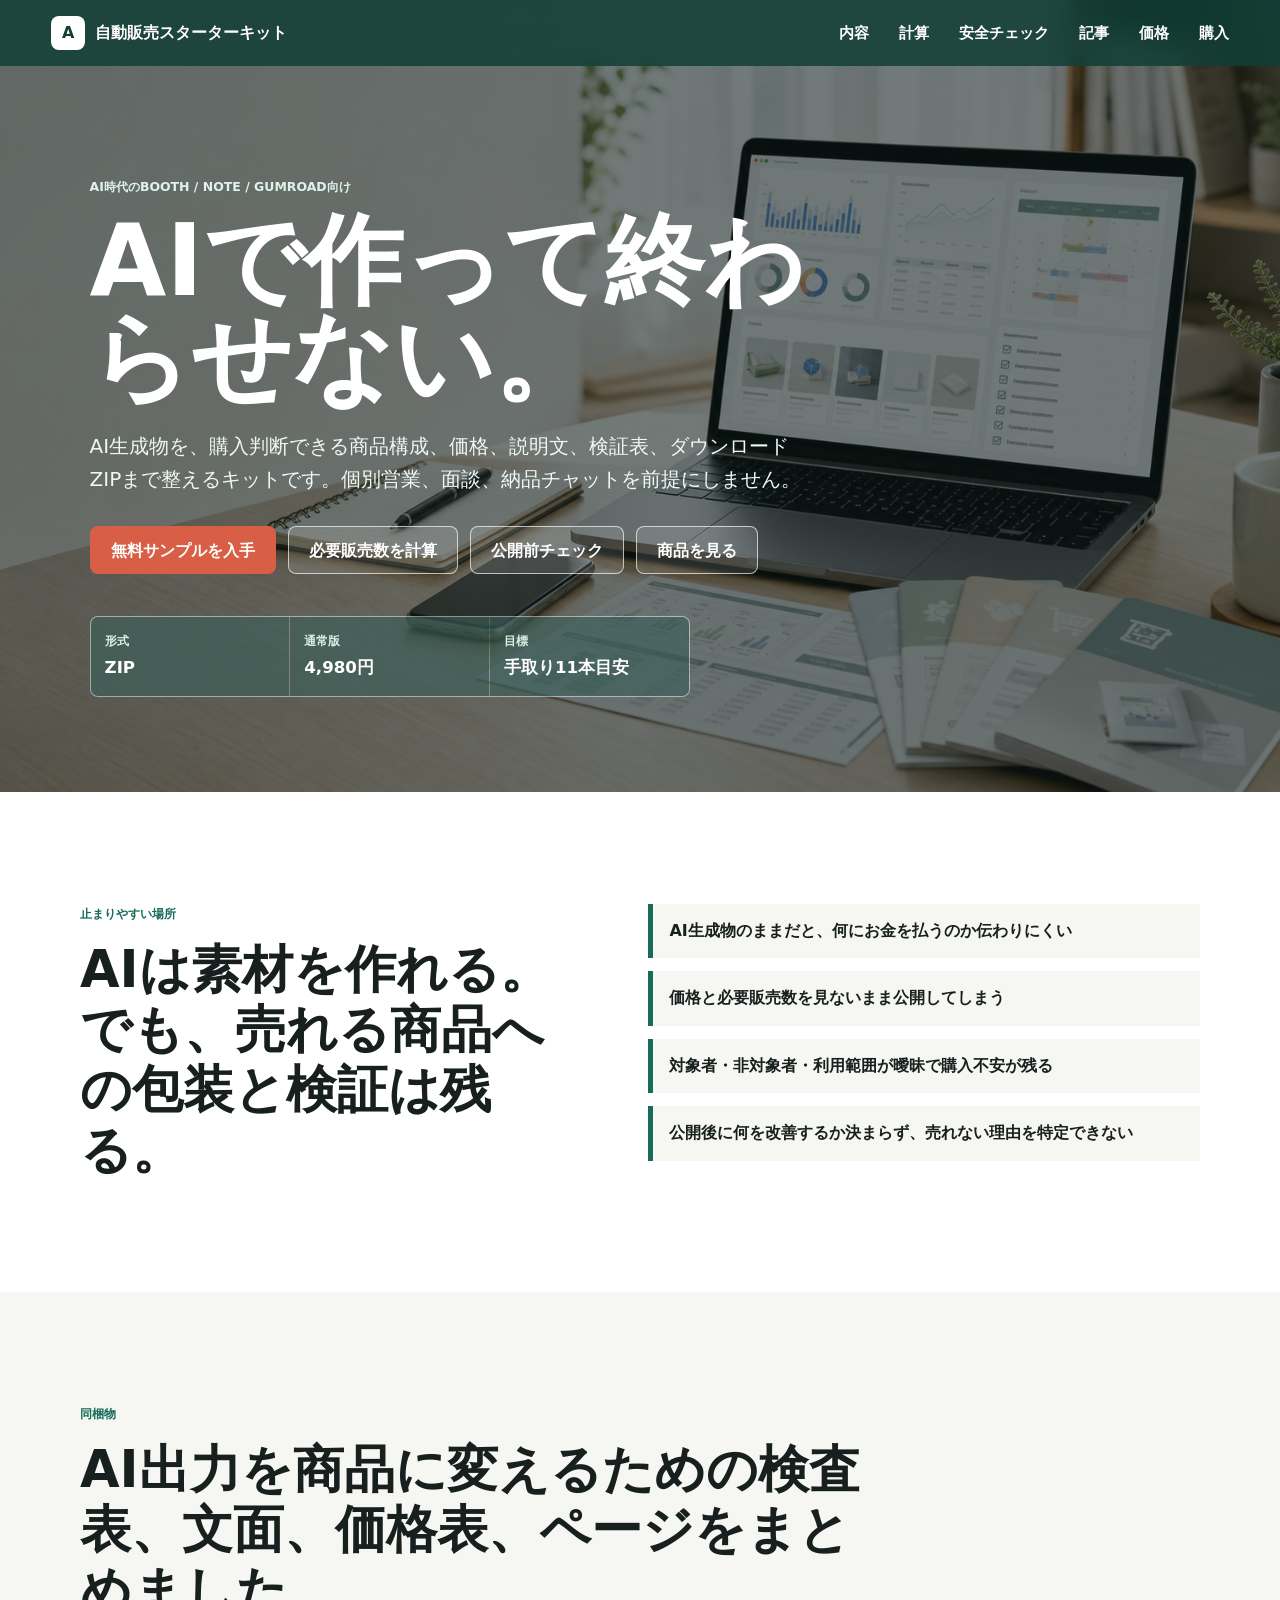
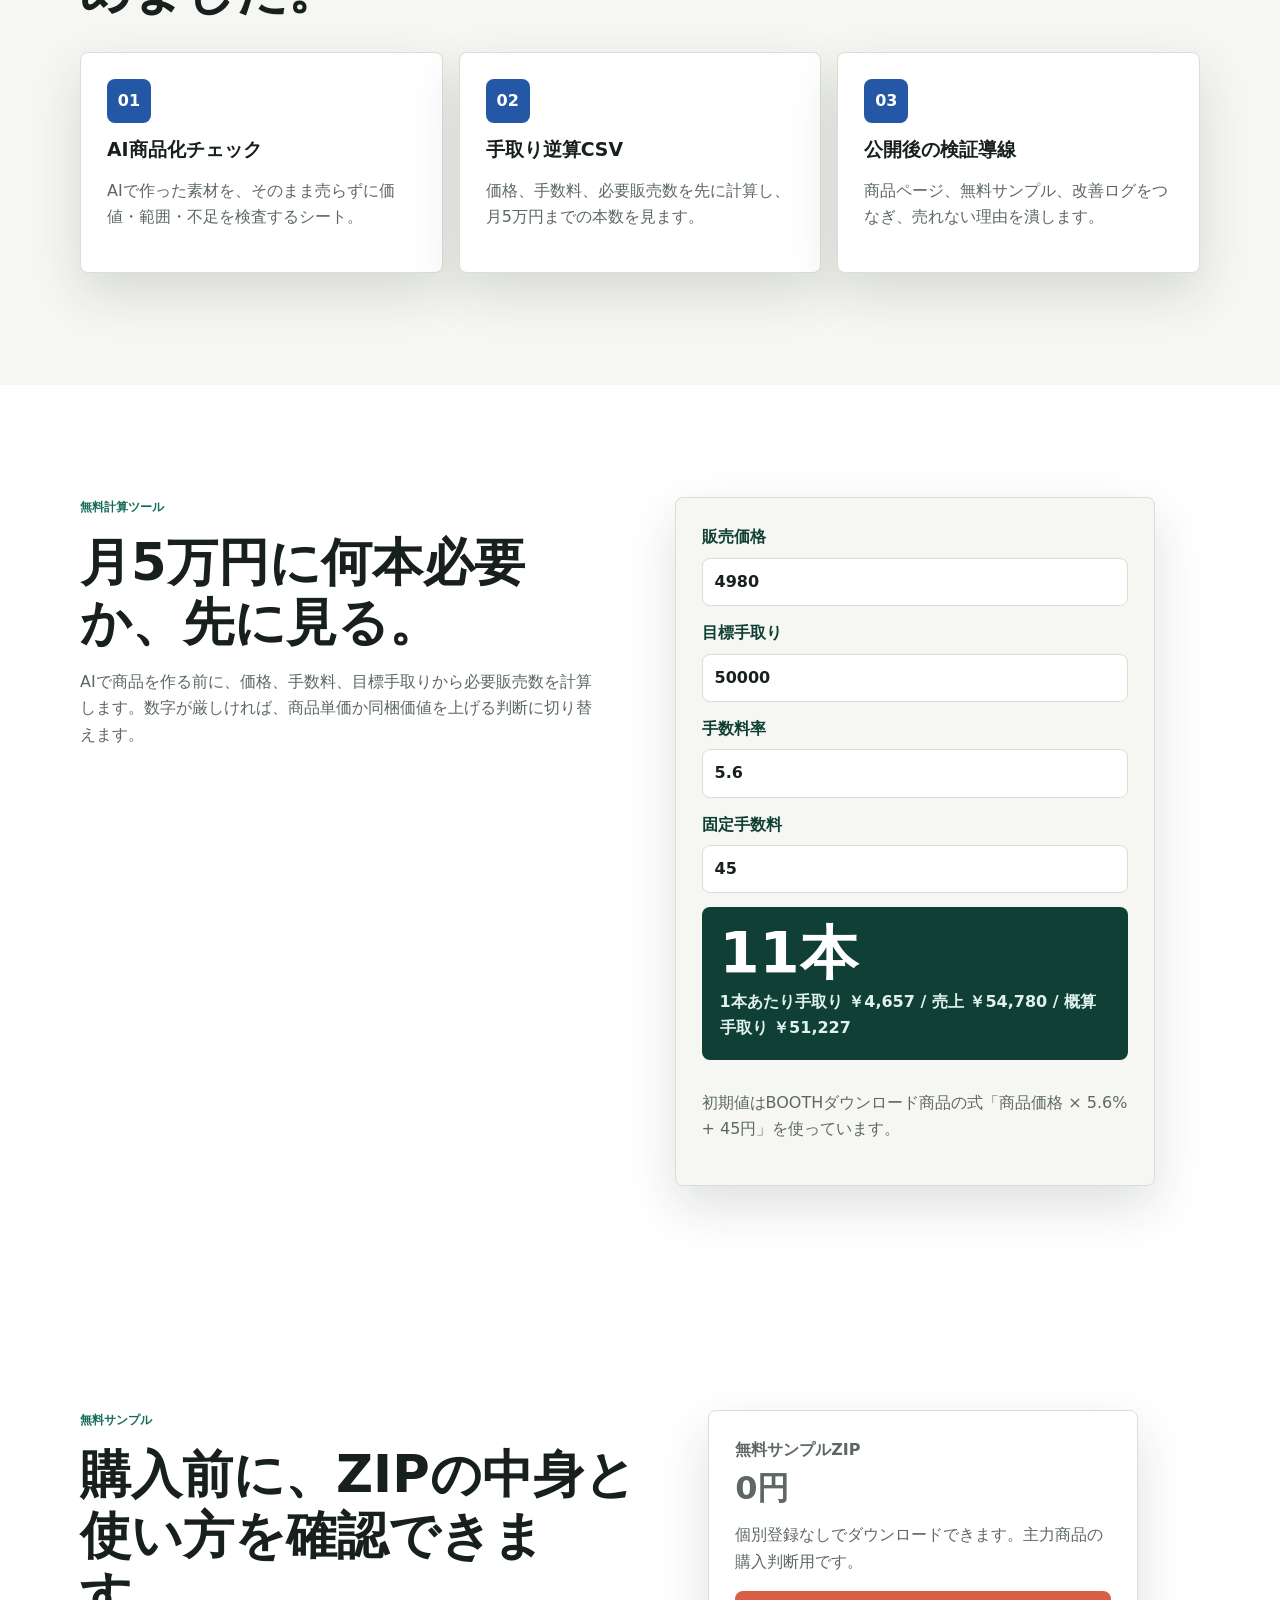
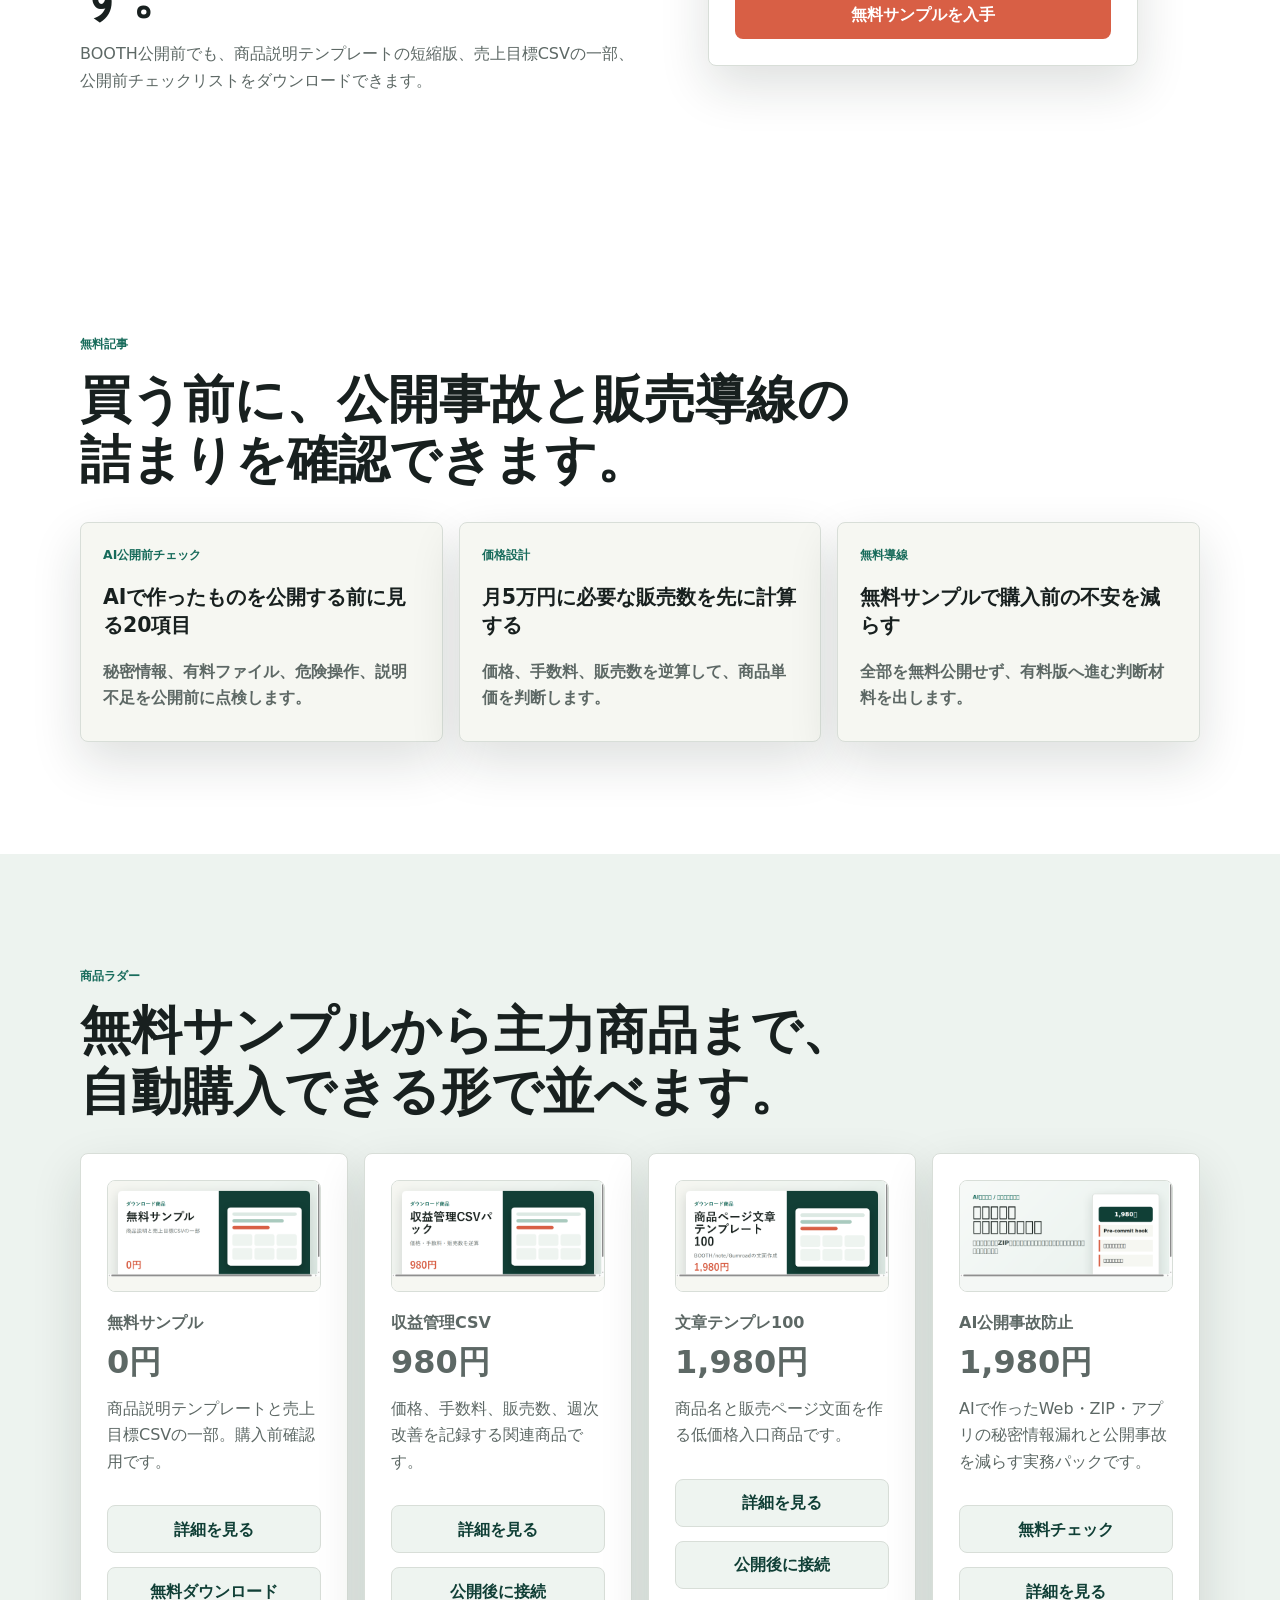
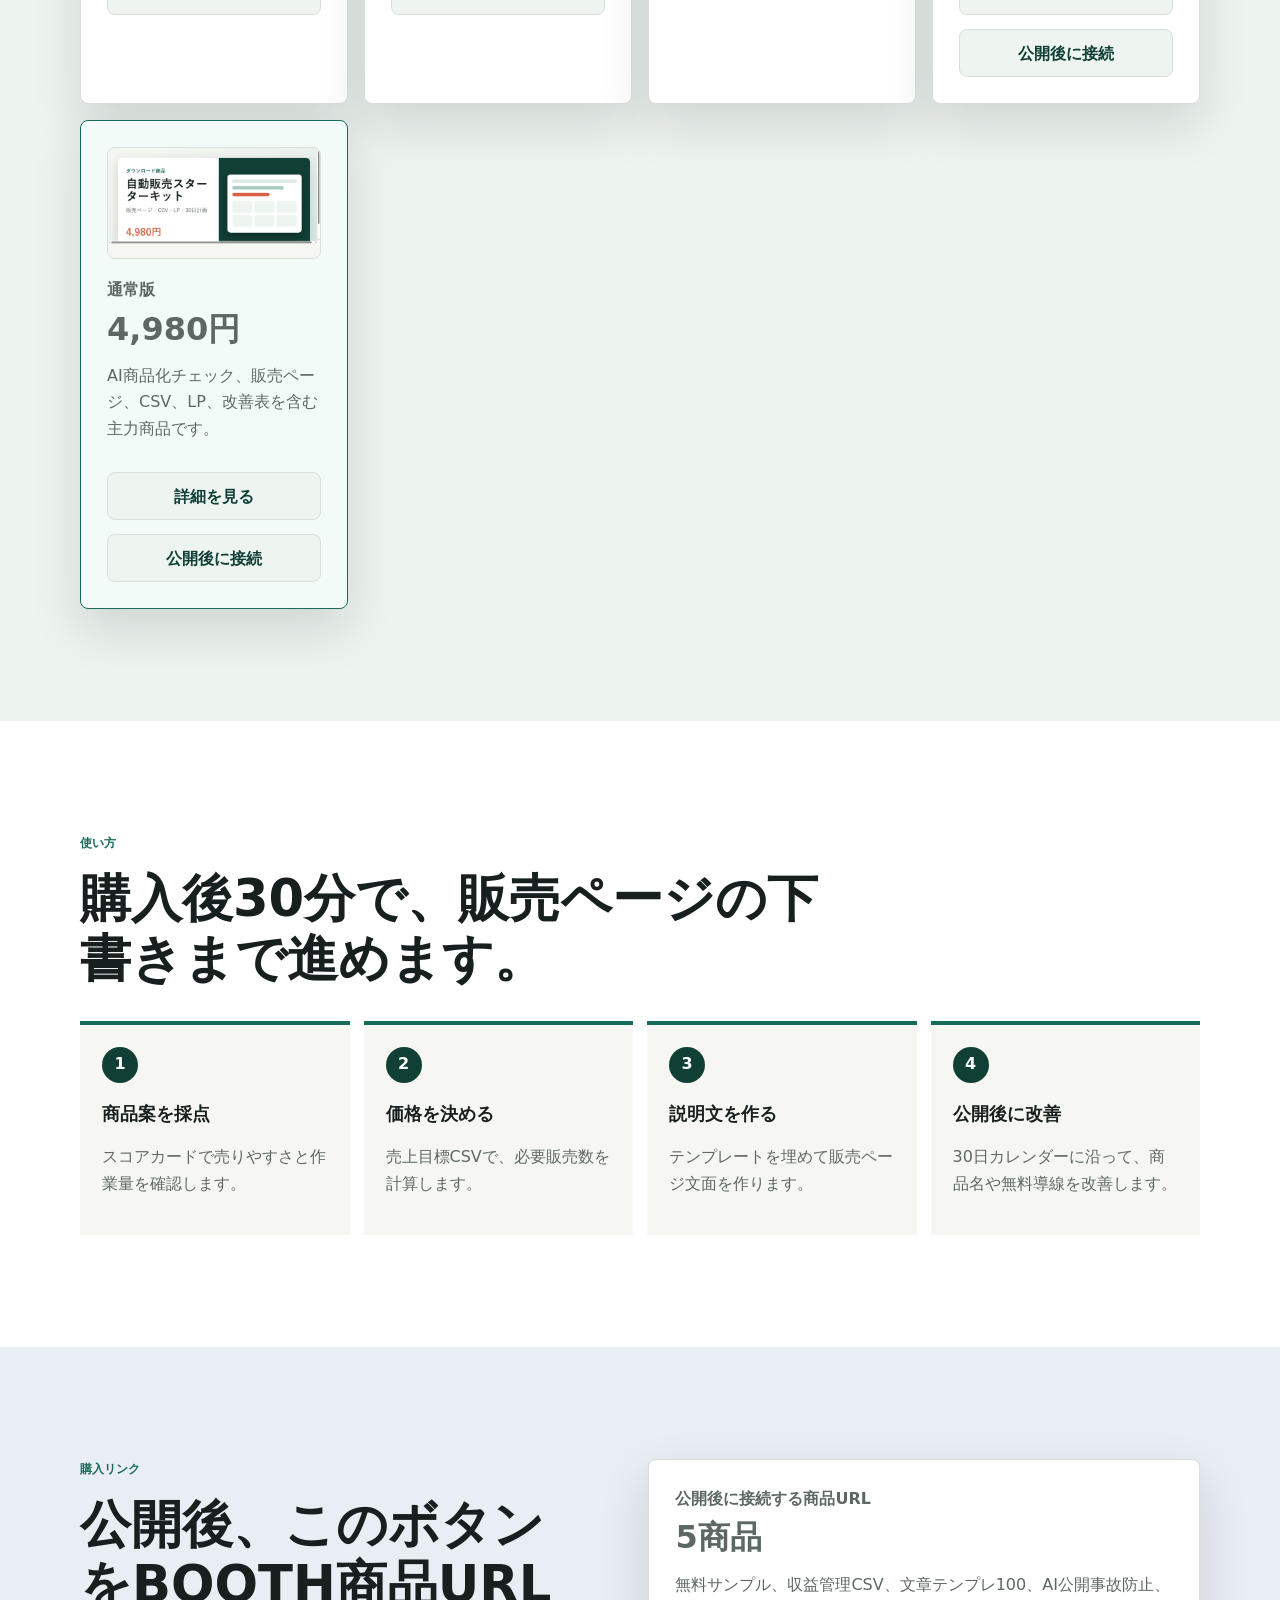
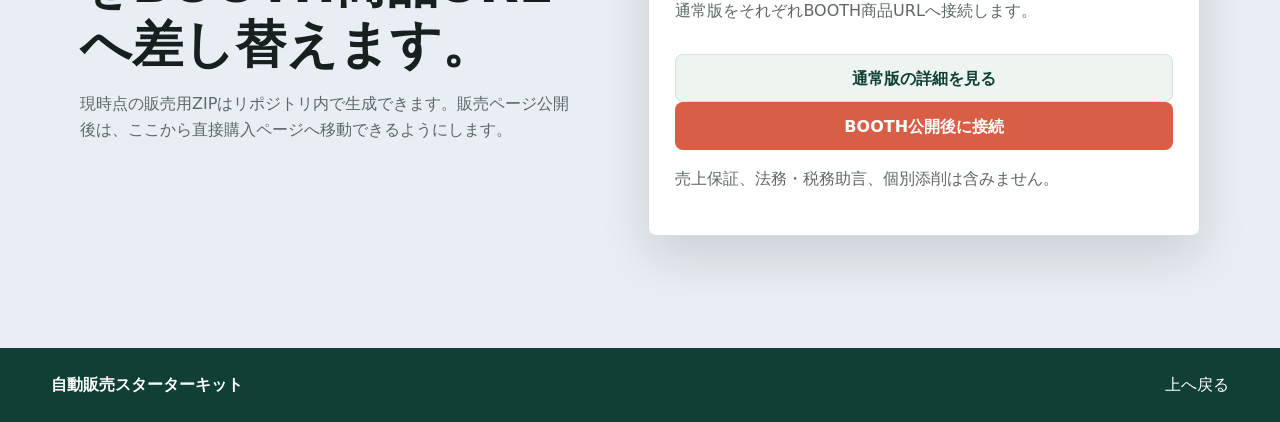
<file: index.html>
<!doctype html>
<html lang="ja">
  <head>
    <meta charset="utf-8">
    <meta name="viewport" content="width=device-width, initial-scale=1">
    <meta name="description" content="AIで作った素材を、販売ページ・価格・検証表・ダウンロードZIPまで整えて売り始めるための実務キット。">
    <meta property="og:title" content="自動販売スターターキット">
    <meta property="og:description" content="AI生成物をそのまま出さず、販売できる商品構成・価格・説明・検証導線へ整えるキット。">
    <meta property="og:type" content="website">
    <meta property="og:image" content="assets/products/auto-sales-kit.png">
    <meta name="twitter:card" content="summary_large_image">
    <title>自動販売スターターキット</title>
    <link rel="alternate" type="application/rss+xml" title="無料記事" href="feed.xml">
    <link rel="stylesheet" href="styles.css">

    <script type="application/ld+json">{"@context":"https://schema.org","@type":"WebSite","name":"自動販売スターターキット","url":"https://x7k-lowe.github.io/earnings-site/","description":"AI生成物を販売ページ、価格、説明文、公開前チェック、ダウンロードZIPまで整える公開サイト。"}</script>
  </head>
  <body>
    <header class="site-header">
      <a class="brand" href="#top" aria-label="自動販売スターターキット トップへ">
        <span class="brand-mark">A</span>
        <span>自動販売スターターキット</span>
      </a>
      <nav class="nav" aria-label="主要ナビゲーション">
        <a href="#inside">内容</a>
        <a href="#calculator">計算</a>
        <a href="tools/ai-release-checklist.html">安全チェック</a>
        <a href="articles/">記事</a>
        <a href="#plans">価格</a>
        <a href="#buy">購入</a>
      </nav>
    </header>

    <main id="top">
      <section class="hero">
        <div class="hero-media" aria-hidden="true"></div>
        <div class="hero-overlay" aria-hidden="true"></div>
        <div class="hero-content">
          <p class="eyebrow">AI時代のBOOTH / note / Gumroad向け</p>
          <h1>AIで作って終わらせない。</h1>
          <p class="lead">AI生成物を、購入判断できる商品構成、価格、説明文、検証表、ダウンロードZIPまで整えるキットです。個別営業、面談、納品チャットを前提にしません。</p>
          <div class="hero-actions">
            <a class="button primary" href="downloads/free-sample.zip" download>無料サンプルを入手</a>
            <a class="button secondary" href="#calculator">必要販売数を計算</a>
            <a class="button secondary" href="tools/ai-release-checklist.html">公開前チェック</a>
            <a class="button secondary" href="#plans">商品を見る</a>
          </div>
          <dl class="hero-metrics" aria-label="商品概要">
            <div>
              <dt>形式</dt>
              <dd>ZIP</dd>
            </div>
            <div>
              <dt>通常版</dt>
              <dd>4,980円</dd>
            </div>
            <div>
              <dt>目標</dt>
              <dd>手取り11本目安</dd>
            </div>
          </dl>
        </div>
      </section>

      <section class="section problem">
        <div class="section-inner split">
          <div>
            <p class="eyebrow dark">止まりやすい場所</p>
            <h2>AIは素材を作れる。でも、売れる商品への包装と検証は残る。</h2>
          </div>
          <ul class="check-list">
            <li>AI生成物のままだと、何にお金を払うのか伝わりにくい</li>
            <li>価格と必要販売数を見ないまま公開してしまう</li>
            <li>対象者・非対象者・利用範囲が曖昧で購入不安が残る</li>
            <li>公開後に何を改善するか決まらず、売れない理由を特定できない</li>
          </ul>
        </div>
      </section>

      <section class="section" id="inside">
        <div class="section-inner">
          <div class="section-heading">
            <p class="eyebrow dark">同梱物</p>
            <h2>AI出力を商品に変えるための検査表、文面、価格表、ページをまとめました。</h2>
          </div>
          <div class="feature-grid">
            <article class="feature">
              <span class="feature-icon">01</span>
              <h3>AI商品化チェック</h3>
              <p>AIで作った素材を、そのまま売らずに価値・範囲・不足を検査するシート。</p>
            </article>
            <article class="feature">
              <span class="feature-icon">02</span>
              <h3>手取り逆算CSV</h3>
              <p>価格、手数料、必要販売数を先に計算し、月5万円までの本数を見ます。</p>
            </article>
            <article class="feature">
              <span class="feature-icon">03</span>
              <h3>公開後の検証導線</h3>
              <p>商品ページ、無料サンプル、改善ログをつなぎ、売れない理由を潰します。</p>
            </article>
          </div>
        </div>
      </section>


      <section class="section calculator" id="calculator">
        <div class="section-inner calculator-layout">
          <div>
            <p class="eyebrow dark">無料計算ツール</p>
            <h2>月5万円に何本必要か、先に見る。</h2>
            <p class="buy-copy">AIで商品を作る前に、価格、手数料、目標手取りから必要販売数を計算します。数字が厳しければ、商品単価か同梱価値を上げる判断に切り替えます。</p>
          </div>
          <form class="calculator-panel" data-calculator>
            <label>
              <span>販売価格</span>
              <input type="number" name="price" min="100" step="100" value="4980">
            </label>
            <label>
              <span>目標手取り</span>
              <input type="number" name="target" min="1000" step="1000" value="50000">
            </label>
            <label>
              <span>手数料率</span>
              <input type="number" name="rate" min="0" max="50" step="0.1" value="5.6">
            </label>
            <label>
              <span>固定手数料</span>
              <input type="number" name="fixed" min="0" step="1" value="45">
            </label>
            <output class="calculator-result" data-calculator-result aria-live="polite">計算中</output>
            <p class="form-note">初期値はBOOTHダウンロード商品の式「商品価格 × 5.6% + 45円」を使っています。</p>
          </form>
        </div>
      </section>

      <section class="section sample" id="sample">
        <div class="section-inner sample-layout">
          <div>
            <p class="eyebrow dark">無料サンプル</p>
            <h2>購入前に、ZIPの中身と使い方を確認できます。</h2>
            <p class="buy-copy">BOOTH公開前でも、商品説明テンプレートの短縮版、売上目標CSVの一部、公開前チェックリストをダウンロードできます。</p>
          </div>
          <div class="buy-panel">
            <p class="plan-name">無料サンプルZIP</p>
            <p class="price">0円</p>
            <p>個別登録なしでダウンロードできます。主力商品の購入判断用です。</p>
            <a class="button primary full" href="downloads/free-sample.zip" download>無料サンプルを入手</a>
          </div>
        </div>
      </section>

      <section class="section articles" id="articles">
        <div class="section-inner">
          <div class="section-heading">
            <p class="eyebrow dark">無料記事</p>
            <h2>買う前に、公開事故と販売導線の詰まりを確認できます。</h2>
          </div>
          <div class="article-grid">
            <a class="article-card" href="articles/ai-release-checklist.html">
              <span>AI公開前チェック</span>
              <strong>AIで作ったものを公開する前に見る20項目</strong>
              <em>秘密情報、有料ファイル、危険操作、説明不足を公開前に点検します。</em>
            </a>
            <a class="article-card" href="articles/price-goal-calculation.html">
              <span>価格設計</span>
              <strong>月5万円に必要な販売数を先に計算する</strong>
              <em>価格、手数料、販売数を逆算して、商品単価を判断します。</em>
            </a>
            <a class="article-card" href="articles/free-sample-strategy.html">
              <span>無料導線</span>
              <strong>無料サンプルで購入前の不安を減らす</strong>
              <em>全部を無料公開せず、有料版へ進む判断材料を出します。</em>
            </a>
          </div>
        </div>
      </section>

      <section class="section plans" id="plans">
        <div class="section-inner">
          <div class="section-heading">
            <p class="eyebrow dark">商品ラダー</p>
            <h2>無料サンプルから主力商品まで、自動購入できる形で並べます。</h2>
          </div>
          <div class="plan-grid ladder-grid">
            <article class="plan">
              <img class="product-image" src="assets/products/free-sample.png" alt="無料サンプルの商品画像">
              <p class="plan-name">無料サンプル</p>
              <p class="price">0円</p>
              <p>商品説明テンプレートと売上目標CSVの一部。購入前確認用です。</p>
              <a class="button tertiary" href="products/free-sample.html">詳細を見る</a>
              <a class="button tertiary" href="downloads/free-sample.zip" download>無料ダウンロード</a>
            </article>
            <article class="plan">
              <img class="product-image" src="assets/products/revenue-csv-pack.png" alt="収益管理CSVパックの商品画像">
              <p class="plan-name">収益管理CSV</p>
              <p class="price">980円</p>
              <p>価格、手数料、販売数、週次改善を記録する関連商品です。</p>
              <a class="button tertiary" href="products/revenue-csv-pack.html">詳細を見る</a>
              <a class="button tertiary product-link" data-product="revenue_csv_pack" href="#" aria-disabled="true">公開後に接続</a>
            </article>
            <article class="plan">
              <img class="product-image" src="assets/products/listing-copy-pack.png" alt="商品ページ文章テンプレート100の商品画像">
              <p class="plan-name">文章テンプレ100</p>
              <p class="price">1,980円</p>
              <p>商品名と販売ページ文面を作る低価格入口商品です。</p>
              <a class="button tertiary" href="products/listing-copy-pack.html">詳細を見る</a>
              <a class="button tertiary product-link" data-product="listing_copy_pack" href="#" aria-disabled="true">公開後に接続</a>
            </article>

            <article class="plan">
              <img class="product-image" src="assets/products/ai-safety-pack.png" alt="AI個人開発 公開事故防止スターターパックの商品画像">
              <p class="plan-name">AI公開事故防止</p>
              <p class="price">1,980円</p>
              <p>AIで作ったWeb・ZIP・アプリの秘密情報漏れと公開事故を減らす実務パックです。</p>
              <a class="button tertiary" href="tools/ai-release-checklist.html">無料チェック</a>
              <a class="button tertiary" href="products/ai-safety-pack.html">詳細を見る</a>
              <a class="button tertiary product-link" data-product="ai_safety_pack" href="#" aria-disabled="true">公開後に接続</a>
            </article>
            <article class="plan featured">
              <img class="product-image" src="assets/products/auto-sales-kit.png" alt="自動販売スターターキットの商品画像">
              <p class="plan-name">通常版</p>
              <p class="price">4,980円</p>
              <p>AI商品化チェック、販売ページ、CSV、LP、改善表を含む主力商品です。</p>
              <a class="button tertiary" href="products/auto-sales-kit.html">詳細を見る</a>
              <a class="button tertiary product-link" data-product="auto_sales_kit" href="#" aria-disabled="true">公開後に接続</a>
            </article>
          </div>
        </div>
      </section>

      <section class="section flow">
        <div class="section-inner">
          <div class="section-heading">
            <p class="eyebrow dark">使い方</p>
            <h2>購入後30分で、販売ページの下書きまで進めます。</h2>
          </div>
          <ol class="steps">
            <li>
              <span>1</span>
              <strong>商品案を採点</strong>
              <p>スコアカードで売りやすさと作業量を確認します。</p>
            </li>
            <li>
              <span>2</span>
              <strong>価格を決める</strong>
              <p>売上目標CSVで、必要販売数を計算します。</p>
            </li>
            <li>
              <span>3</span>
              <strong>説明文を作る</strong>
              <p>テンプレートを埋めて販売ページ文面を作ります。</p>
            </li>
            <li>
              <span>4</span>
              <strong>公開後に改善</strong>
              <p>30日カレンダーに沿って、商品名や無料導線を改善します。</p>
            </li>
          </ol>
        </div>
      </section>

      <section class="section buy" id="buy">
        <div class="section-inner buy-layout">
          <div>
            <p class="eyebrow dark">購入リンク</p>
            <h2>公開後、このボタンをBOOTH商品URLへ差し替えます。</h2>
            <p class="buy-copy">現時点の販売用ZIPはリポジトリ内で生成できます。販売ページ公開後は、ここから直接購入ページへ移動できるようにします。</p>
          </div>
          <div class="buy-panel">
            <p class="plan-name">公開後に接続する商品URL</p>
            <p class="price">5商品</p>
            <p>無料サンプル、収益管理CSV、文章テンプレ100、AI公開事故防止、通常版をそれぞれBOOTH商品URLへ接続します。</p>
            <a class="button tertiary full" href="products/auto-sales-kit.html">通常版の詳細を見る</a>
            <a class="button primary full product-link" data-product="auto_sales_kit" href="#" aria-disabled="true">BOOTH公開後に接続</a>
            <p class="form-note">売上保証、法務・税務助言、個別添削は含みません。</p>
          </div>
        </div>
      </section>
    </main>

    <footer class="footer">
      <p>自動販売スターターキット</p>
      <a href="#top">上へ戻る</a>
    </footer>
    <script src="scripts/main.js"></script>
  </body>
</html>
</file>
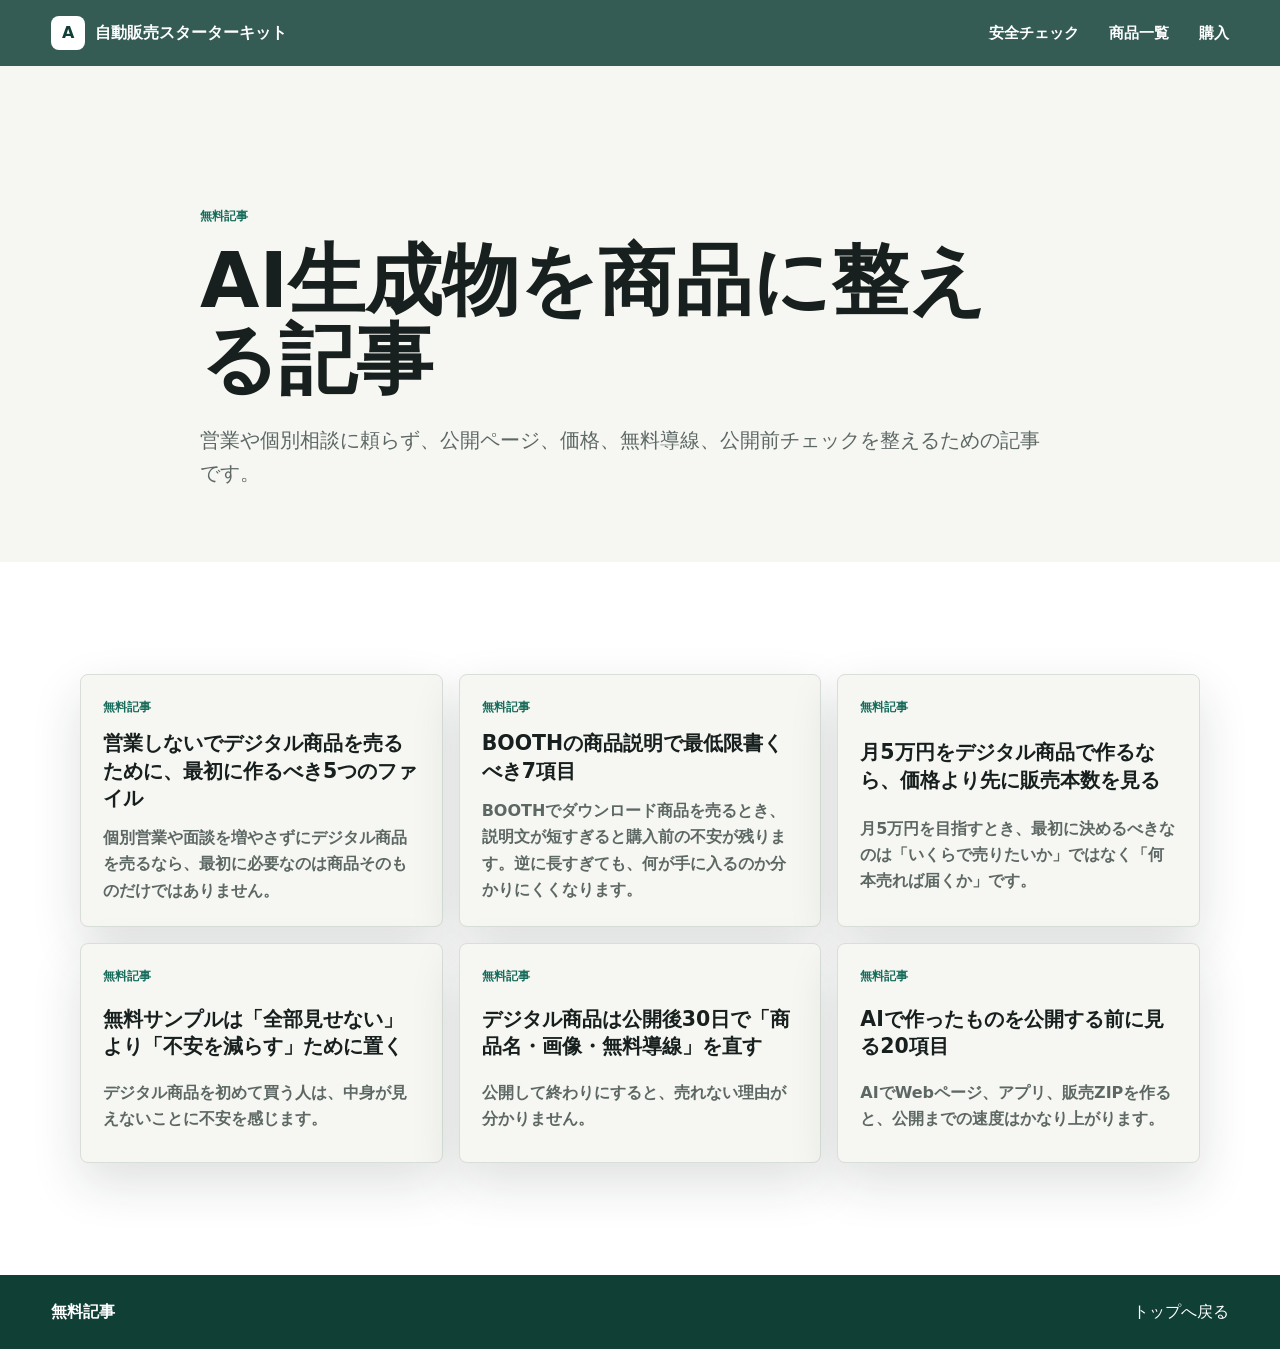
<file: articles/index.html>
<!doctype html>
<html lang="ja">
  <head>
    <meta charset="utf-8">
    <meta name="viewport" content="width=device-width, initial-scale=1">
    <meta name="description" content="AI生成物の商品化、BOOTH販売、公開前チェック、価格計算に関する無料記事。">
    <meta property="og:title" content="無料記事">
    <meta property="og:description" content="AI生成物を売れる商品に整えるための無料記事。">
    <meta property="og:type" content="website">
    <meta property="og:image" content="https://x7k-lowe.github.io/earnings-site/assets/products/auto-sales-kit.png">
    <meta name="twitter:card" content="summary_large_image">
    <link rel="canonical" href="https://x7k-lowe.github.io/earnings-site/articles/">
    <link rel="alternate" type="application/rss+xml" title="無料記事" href="../feed.xml">
    <title>無料記事</title>
    <link rel="stylesheet" href="../styles.css">
    <script type="application/ld+json">{"@context":"https://schema.org","@type":"ItemList","name":"無料記事","itemListElement":[{"@type":"ListItem","position":1,"url":"https://x7k-lowe.github.io/earnings-site/articles/eigyo-shinai-digital-product.html","name":"営業しないでデジタル商品を売るために、最初に作るべき5つのファイル"},{"@type":"ListItem","position":2,"url":"https://x7k-lowe.github.io/earnings-site/articles/booth-listing-template.html","name":"BOOTHの商品説明で最低限書くべき7項目"},{"@type":"ListItem","position":3,"url":"https://x7k-lowe.github.io/earnings-site/articles/price-goal-calculation.html","name":"月5万円をデジタル商品で作るなら、価格より先に販売本数を見る"},{"@type":"ListItem","position":4,"url":"https://x7k-lowe.github.io/earnings-site/articles/free-sample-strategy.html","name":"無料サンプルは「全部見せない」より「不安を減らす」ために置く"},{"@type":"ListItem","position":5,"url":"https://x7k-lowe.github.io/earnings-site/articles/after-launch-30days.html","name":"デジタル商品は公開後30日で「商品名・画像・無料導線」を直す"},{"@type":"ListItem","position":6,"url":"https://x7k-lowe.github.io/earnings-site/articles/ai-release-checklist.html","name":"AIで作ったものを公開する前に見る20項目"}]}</script>
  </head>
  <body class="article-page">
    <header class="site-header product-header">
      <a class="brand" href="../index.html" aria-label="自動販売スターターキット トップへ">
        <span class="brand-mark">A</span>
        <span>自動販売スターターキット</span>
      </a>
      <nav class="nav" aria-label="主要ナビゲーション">
        <a href="../tools/ai-release-checklist.html">安全チェック</a>
        <a href="../index.html#plans">商品一覧</a>
        <a href="../index.html#buy">購入</a>
      </nav>
    </header>
    <main class="article-main">
      <section class="article-hero">
        <p class="eyebrow dark">無料記事</p>
        <h1>AI生成物を商品に整える記事</h1>
        <p class="lead product-lead">営業や個別相談に頼らず、公開ページ、価格、無料導線、公開前チェックを整えるための記事です。</p>
      </section>
      <section class="section article-list-section">
        <div class="section-inner article-grid">
          <a class="article-card" href="eigyo-shinai-digital-product.html">
              <span>無料記事</span>
              <strong>営業しないでデジタル商品を売るために、最初に作るべき5つのファイル</strong>
              <em>個別営業や面談を増やさずにデジタル商品を売るなら、最初に必要なのは商品そのものだけではありません。</em>
            </a>
<a class="article-card" href="booth-listing-template.html">
              <span>無料記事</span>
              <strong>BOOTHの商品説明で最低限書くべき7項目</strong>
              <em>BOOTHでダウンロード商品を売るとき、説明文が短すぎると購入前の不安が残ります。逆に長すぎても、何が手に入るのか分かりにくくなります。</em>
            </a>
<a class="article-card" href="price-goal-calculation.html">
              <span>無料記事</span>
              <strong>月5万円をデジタル商品で作るなら、価格より先に販売本数を見る</strong>
              <em>月5万円を目指すとき、最初に決めるべきなのは「いくらで売りたいか」ではなく「何本売れば届くか」です。</em>
            </a>
<a class="article-card" href="free-sample-strategy.html">
              <span>無料記事</span>
              <strong>無料サンプルは「全部見せない」より「不安を減らす」ために置く</strong>
              <em>デジタル商品を初めて買う人は、中身が見えないことに不安を感じます。</em>
            </a>
<a class="article-card" href="after-launch-30days.html">
              <span>無料記事</span>
              <strong>デジタル商品は公開後30日で「商品名・画像・無料導線」を直す</strong>
              <em>公開して終わりにすると、売れない理由が分かりません。</em>
            </a>
<a class="article-card" href="ai-release-checklist.html">
              <span>無料記事</span>
              <strong>AIで作ったものを公開する前に見る20項目</strong>
              <em>AIでWebページ、アプリ、販売ZIPを作ると、公開までの速度はかなり上がります。</em>
            </a>
        </div>
      </section>
    </main>
    <footer class="footer">
      <p>無料記事</p>
      <a href="../index.html">トップへ戻る</a>
    </footer>
  </body>
</html>
</file>
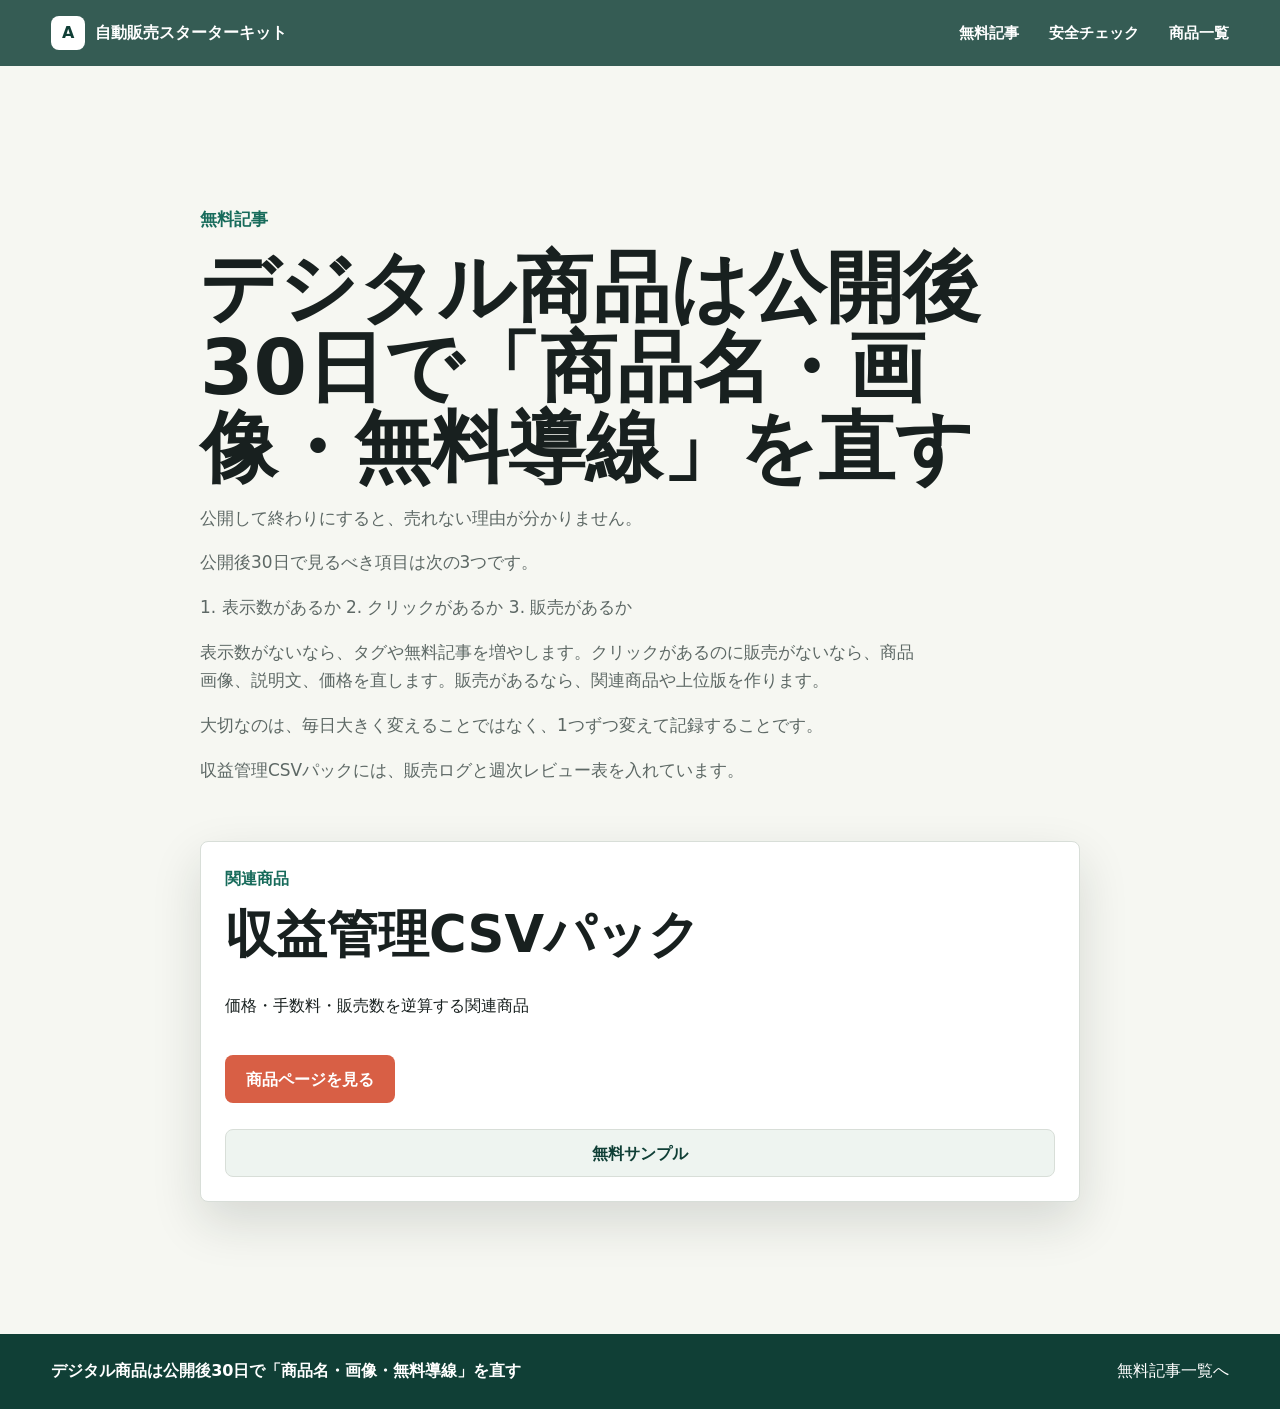
<file: articles/after-launch-30days.html>
<!doctype html>
<html lang="ja">
  <head>
    <meta charset="utf-8">
    <meta name="viewport" content="width=device-width, initial-scale=1">
    <meta name="description" content="公開して終わりにすると、売れない理由が分かりません。">
    <meta property="og:title" content="デジタル商品は公開後30日で「商品名・画像・無料導線」を直す">
    <meta property="og:description" content="公開して終わりにすると、売れない理由が分かりません。">
    <meta property="og:type" content="article">
    <meta property="og:image" content="https://x7k-lowe.github.io/earnings-site/assets/products/revenue-csv-pack.png">
    <meta name="twitter:card" content="summary_large_image">
    <link rel="canonical" href="https://x7k-lowe.github.io/earnings-site/articles/after-launch-30days.html">
    <link rel="alternate" type="application/rss+xml" title="無料記事" href="../feed.xml">
    <title>デジタル商品は公開後30日で「商品名・画像・無料導線」を直す</title>
    <link rel="stylesheet" href="../styles.css">
    <script type="application/ld+json">{"@context":"https://schema.org","@type":"Article","headline":"デジタル商品は公開後30日で「商品名・画像・無料導線」を直す","description":"公開して終わりにすると、売れない理由が分かりません。","image":"https://x7k-lowe.github.io/earnings-site/assets/products/revenue-csv-pack.png","datePublished":"2026-06-12","dateModified":"2026-06-12","author":{"@type":"Organization","name":"自動販売スターターキット","url":"https://x7k-lowe.github.io/earnings-site/"},"publisher":{"@type":"Organization","name":"自動販売スターターキット","url":"https://x7k-lowe.github.io/earnings-site/"},"mainEntityOfPage":"https://x7k-lowe.github.io/earnings-site/articles/after-launch-30days.html"}</script>
  </head>
  <body class="article-page">
    <header class="site-header product-header">
      <a class="brand" href="../index.html" aria-label="自動販売スターターキット トップへ">
        <span class="brand-mark">A</span>
        <span>自動販売スターターキット</span>
      </a>
      <nav class="nav" aria-label="主要ナビゲーション">
        <a href="index.html">無料記事</a>
        <a href="../tools/ai-release-checklist.html">安全チェック</a>
        <a href="../index.html#plans">商品一覧</a>
      </nav>
    </header>
    <main class="article-main">
      <article class="article-body">
        <p class="eyebrow dark">無料記事</p>
        <h1>デジタル商品は公開後30日で「商品名・画像・無料導線」を直す</h1>
        <p>公開して終わりにすると、売れない理由が分かりません。</p>
<p>公開後30日で見るべき項目は次の3つです。</p>
<p>1. 表示数があるか 2. クリックがあるか 3. 販売があるか</p>
<p>表示数がないなら、タグや無料記事を増やします。クリックがあるのに販売がないなら、商品画像、説明文、価格を直します。販売があるなら、関連商品や上位版を作ります。</p>
<p>大切なのは、毎日大きく変えることではなく、1つずつ変えて記録することです。</p>
<p>収益管理CSVパックには、販売ログと週次レビュー表を入れています。</p>
        <div class="article-cta">
          <p class="plan-name">関連商品</p>
          <h2>収益管理CSVパック</h2>
          <p>価格・手数料・販売数を逆算する関連商品</p>
          <div class="hero-actions compact-actions">
            
            <a class="button primary" href="../products/revenue-csv-pack.html">商品ページを見る</a>
            <a class="button tertiary" href="../downloads/free-sample.zip" download>無料サンプル</a>
          </div>
        </div>
      </article>
    </main>
    <footer class="footer">
      <p>デジタル商品は公開後30日で「商品名・画像・無料導線」を直す</p>
      <a href="index.html">無料記事一覧へ</a>
    </footer>
  </body>
</html>
</file>
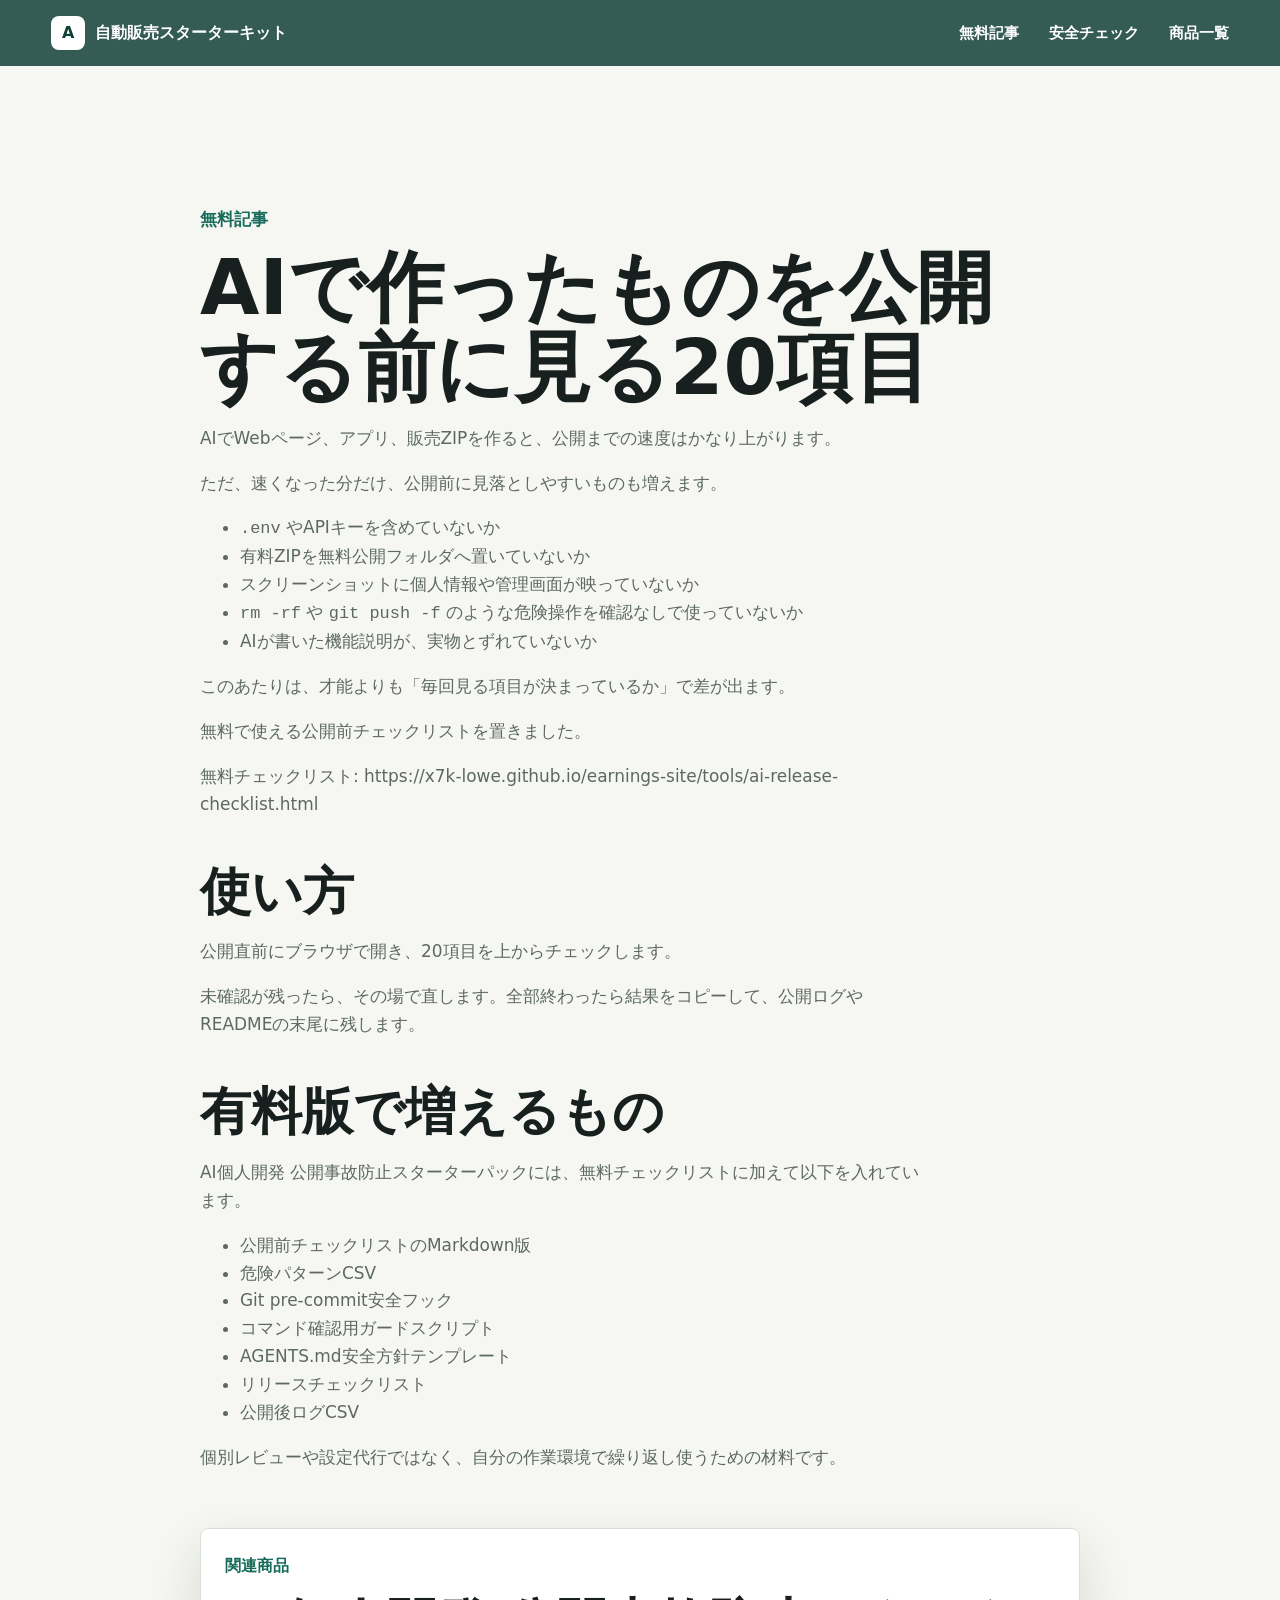
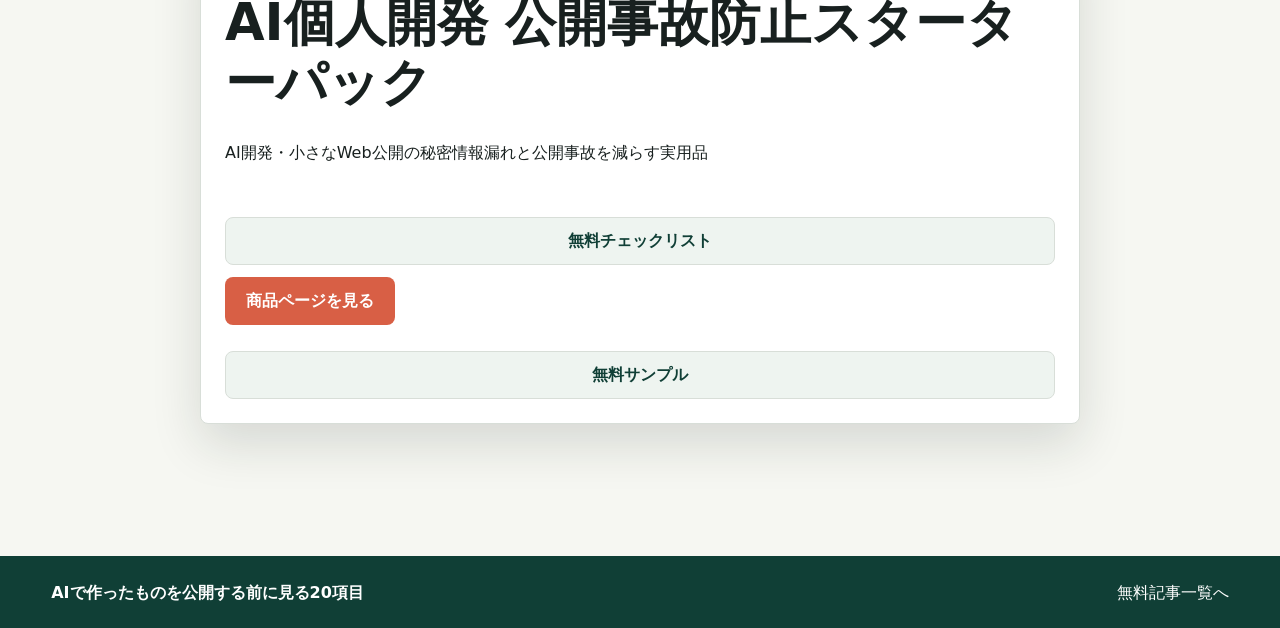
<file: articles/ai-release-checklist.html>
<!doctype html>
<html lang="ja">
  <head>
    <meta charset="utf-8">
    <meta name="viewport" content="width=device-width, initial-scale=1">
    <meta name="description" content="AIでWebページ、アプリ、販売ZIPを作ると、公開までの速度はかなり上がります。">
    <meta property="og:title" content="AIで作ったものを公開する前に見る20項目">
    <meta property="og:description" content="AIでWebページ、アプリ、販売ZIPを作ると、公開までの速度はかなり上がります。">
    <meta property="og:type" content="article">
    <meta property="og:image" content="https://x7k-lowe.github.io/earnings-site/assets/products/ai-safety-pack.png">
    <meta name="twitter:card" content="summary_large_image">
    <link rel="canonical" href="https://x7k-lowe.github.io/earnings-site/articles/ai-release-checklist.html">
    <link rel="alternate" type="application/rss+xml" title="無料記事" href="../feed.xml">
    <title>AIで作ったものを公開する前に見る20項目</title>
    <link rel="stylesheet" href="../styles.css">
    <script type="application/ld+json">{"@context":"https://schema.org","@type":"Article","headline":"AIで作ったものを公開する前に見る20項目","description":"AIでWebページ、アプリ、販売ZIPを作ると、公開までの速度はかなり上がります。","image":"https://x7k-lowe.github.io/earnings-site/assets/products/ai-safety-pack.png","datePublished":"2026-06-12","dateModified":"2026-06-12","author":{"@type":"Organization","name":"自動販売スターターキット","url":"https://x7k-lowe.github.io/earnings-site/"},"publisher":{"@type":"Organization","name":"自動販売スターターキット","url":"https://x7k-lowe.github.io/earnings-site/"},"mainEntityOfPage":"https://x7k-lowe.github.io/earnings-site/articles/ai-release-checklist.html"}</script>
  </head>
  <body class="article-page">
    <header class="site-header product-header">
      <a class="brand" href="../index.html" aria-label="自動販売スターターキット トップへ">
        <span class="brand-mark">A</span>
        <span>自動販売スターターキット</span>
      </a>
      <nav class="nav" aria-label="主要ナビゲーション">
        <a href="index.html">無料記事</a>
        <a href="../tools/ai-release-checklist.html">安全チェック</a>
        <a href="../index.html#plans">商品一覧</a>
      </nav>
    </header>
    <main class="article-main">
      <article class="article-body">
        <p class="eyebrow dark">無料記事</p>
        <h1>AIで作ったものを公開する前に見る20項目</h1>
        <p>AIでWebページ、アプリ、販売ZIPを作ると、公開までの速度はかなり上がります。</p>
<p>ただ、速くなった分だけ、公開前に見落としやすいものも増えます。</p>
<ul>
<li><code>.env</code> やAPIキーを含めていないか</li>
<li>有料ZIPを無料公開フォルダへ置いていないか</li>
<li>スクリーンショットに個人情報や管理画面が映っていないか</li>
<li><code>rm -rf</code> や <code>git push -f</code> のような危険操作を確認なしで使っていないか</li>
<li>AIが書いた機能説明が、実物とずれていないか</li>
</ul>
<p>このあたりは、才能よりも「毎回見る項目が決まっているか」で差が出ます。</p>
<p>無料で使える公開前チェックリストを置きました。</p>
<p>無料チェックリスト: <a href="https://x7k-lowe.github.io/earnings-site/tools/ai-release-checklist.html">https://x7k-lowe.github.io/earnings-site/tools/ai-release-checklist.html</a></p>
<h2>使い方</h2>
<p>公開直前にブラウザで開き、20項目を上からチェックします。</p>
<p>未確認が残ったら、その場で直します。全部終わったら結果をコピーして、公開ログやREADMEの末尾に残します。</p>
<h2>有料版で増えるもの</h2>
<p>AI個人開発 公開事故防止スターターパックには、無料チェックリストに加えて以下を入れています。</p>
<ul>
<li>公開前チェックリストのMarkdown版</li>
<li>危険パターンCSV</li>
<li>Git pre-commit安全フック</li>
<li>コマンド確認用ガードスクリプト</li>
<li>AGENTS.md安全方針テンプレート</li>
<li>リリースチェックリスト</li>
<li>公開後ログCSV</li>
</ul>
<p>個別レビューや設定代行ではなく、自分の作業環境で繰り返し使うための材料です。</p>
        <div class="article-cta">
          <p class="plan-name">関連商品</p>
          <h2>AI個人開発 公開事故防止スターターパック</h2>
          <p>AI開発・小さなWeb公開の秘密情報漏れと公開事故を減らす実用品</p>
          <div class="hero-actions compact-actions">
            <a class="button tertiary" href="../tools/ai-release-checklist.html">無料チェックリスト</a>
            <a class="button primary" href="../products/ai-safety-pack.html">商品ページを見る</a>
            <a class="button tertiary" href="../downloads/free-sample.zip" download>無料サンプル</a>
          </div>
        </div>
      </article>
    </main>
    <footer class="footer">
      <p>AIで作ったものを公開する前に見る20項目</p>
      <a href="index.html">無料記事一覧へ</a>
    </footer>
  </body>
</html>
</file>
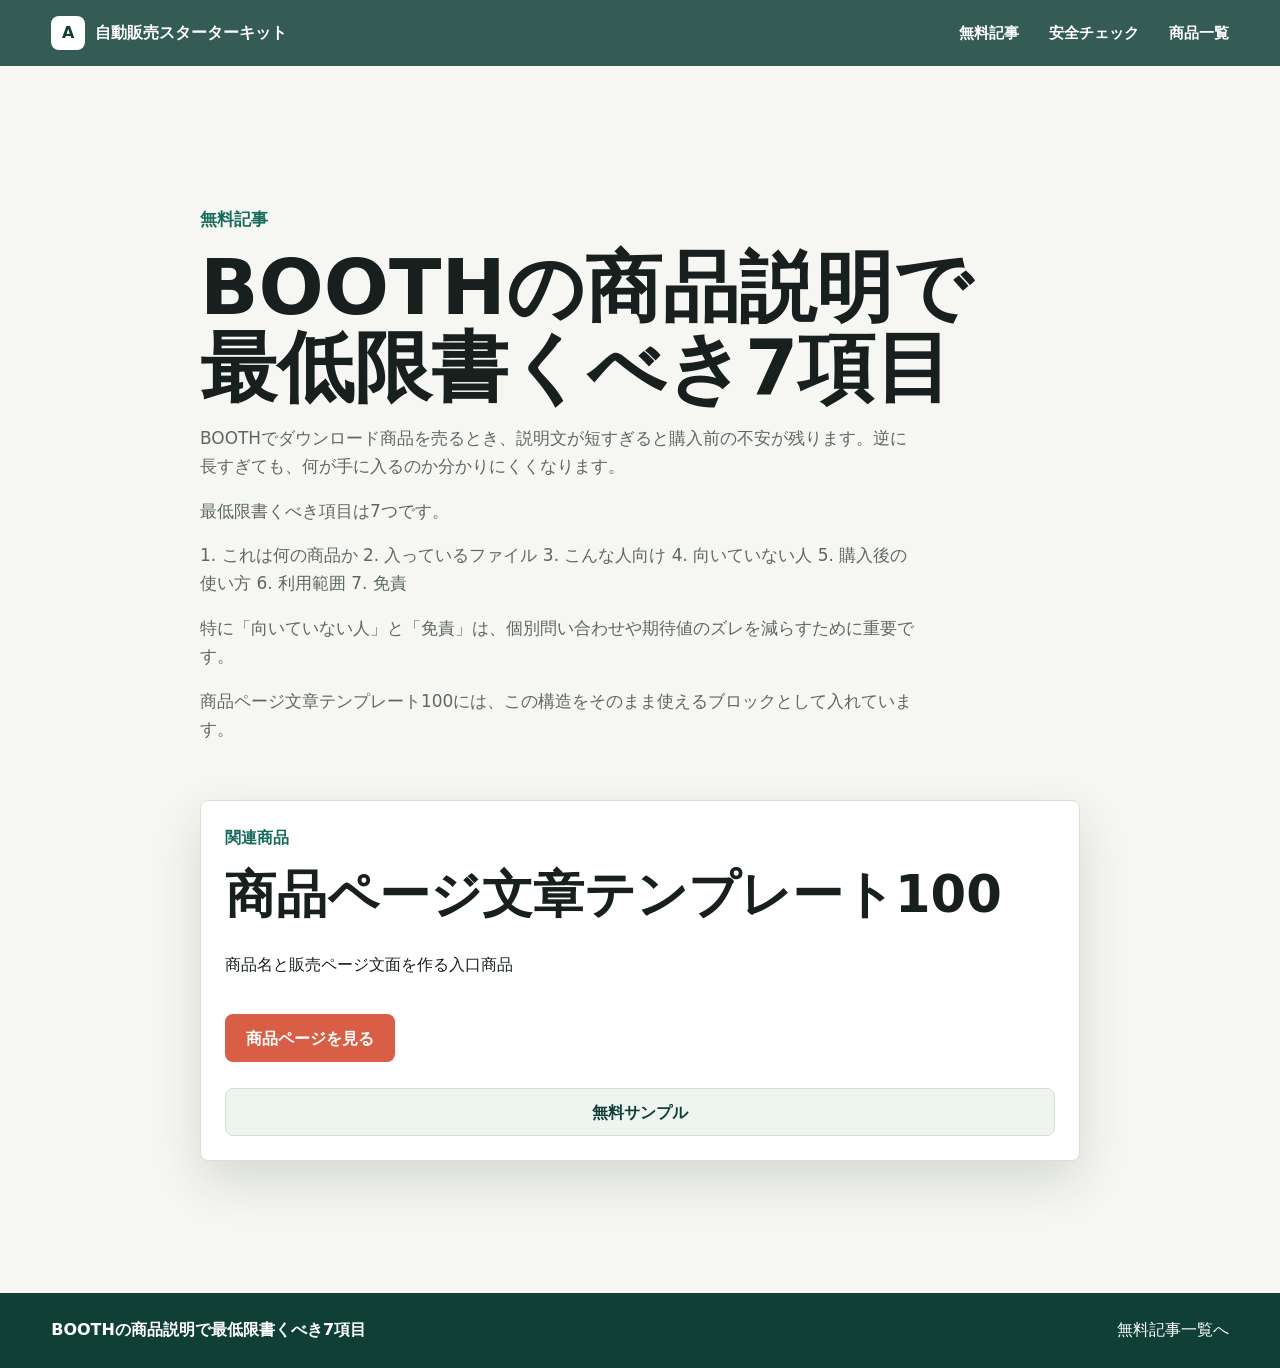
<file: articles/booth-listing-template.html>
<!doctype html>
<html lang="ja">
  <head>
    <meta charset="utf-8">
    <meta name="viewport" content="width=device-width, initial-scale=1">
    <meta name="description" content="BOOTHでダウンロード商品を売るとき、説明文が短すぎると購入前の不安が残ります。逆に長すぎても、何が手に入るのか分かりにくくなります。">
    <meta property="og:title" content="BOOTHの商品説明で最低限書くべき7項目">
    <meta property="og:description" content="BOOTHでダウンロード商品を売るとき、説明文が短すぎると購入前の不安が残ります。逆に長すぎても、何が手に入るのか分かりにくくなります。">
    <meta property="og:type" content="article">
    <meta property="og:image" content="https://x7k-lowe.github.io/earnings-site/assets/products/listing-copy-pack.png">
    <meta name="twitter:card" content="summary_large_image">
    <link rel="canonical" href="https://x7k-lowe.github.io/earnings-site/articles/booth-listing-template.html">
    <link rel="alternate" type="application/rss+xml" title="無料記事" href="../feed.xml">
    <title>BOOTHの商品説明で最低限書くべき7項目</title>
    <link rel="stylesheet" href="../styles.css">
    <script type="application/ld+json">{"@context":"https://schema.org","@type":"Article","headline":"BOOTHの商品説明で最低限書くべき7項目","description":"BOOTHでダウンロード商品を売るとき、説明文が短すぎると購入前の不安が残ります。逆に長すぎても、何が手に入るのか分かりにくくなります。","image":"https://x7k-lowe.github.io/earnings-site/assets/products/listing-copy-pack.png","datePublished":"2026-06-12","dateModified":"2026-06-12","author":{"@type":"Organization","name":"自動販売スターターキット","url":"https://x7k-lowe.github.io/earnings-site/"},"publisher":{"@type":"Organization","name":"自動販売スターターキット","url":"https://x7k-lowe.github.io/earnings-site/"},"mainEntityOfPage":"https://x7k-lowe.github.io/earnings-site/articles/booth-listing-template.html"}</script>
  </head>
  <body class="article-page">
    <header class="site-header product-header">
      <a class="brand" href="../index.html" aria-label="自動販売スターターキット トップへ">
        <span class="brand-mark">A</span>
        <span>自動販売スターターキット</span>
      </a>
      <nav class="nav" aria-label="主要ナビゲーション">
        <a href="index.html">無料記事</a>
        <a href="../tools/ai-release-checklist.html">安全チェック</a>
        <a href="../index.html#plans">商品一覧</a>
      </nav>
    </header>
    <main class="article-main">
      <article class="article-body">
        <p class="eyebrow dark">無料記事</p>
        <h1>BOOTHの商品説明で最低限書くべき7項目</h1>
        <p>BOOTHでダウンロード商品を売るとき、説明文が短すぎると購入前の不安が残ります。逆に長すぎても、何が手に入るのか分かりにくくなります。</p>
<p>最低限書くべき項目は7つです。</p>
<p>1. これは何の商品か 2. 入っているファイル 3. こんな人向け 4. 向いていない人 5. 購入後の使い方 6. 利用範囲 7. 免責</p>
<p>特に「向いていない人」と「免責」は、個別問い合わせや期待値のズレを減らすために重要です。</p>
<p>商品ページ文章テンプレート100には、この構造をそのまま使えるブロックとして入れています。</p>
        <div class="article-cta">
          <p class="plan-name">関連商品</p>
          <h2>商品ページ文章テンプレート100</h2>
          <p>商品名と販売ページ文面を作る入口商品</p>
          <div class="hero-actions compact-actions">
            
            <a class="button primary" href="../products/listing-copy-pack.html">商品ページを見る</a>
            <a class="button tertiary" href="../downloads/free-sample.zip" download>無料サンプル</a>
          </div>
        </div>
      </article>
    </main>
    <footer class="footer">
      <p>BOOTHの商品説明で最低限書くべき7項目</p>
      <a href="index.html">無料記事一覧へ</a>
    </footer>
  </body>
</html>
</file>
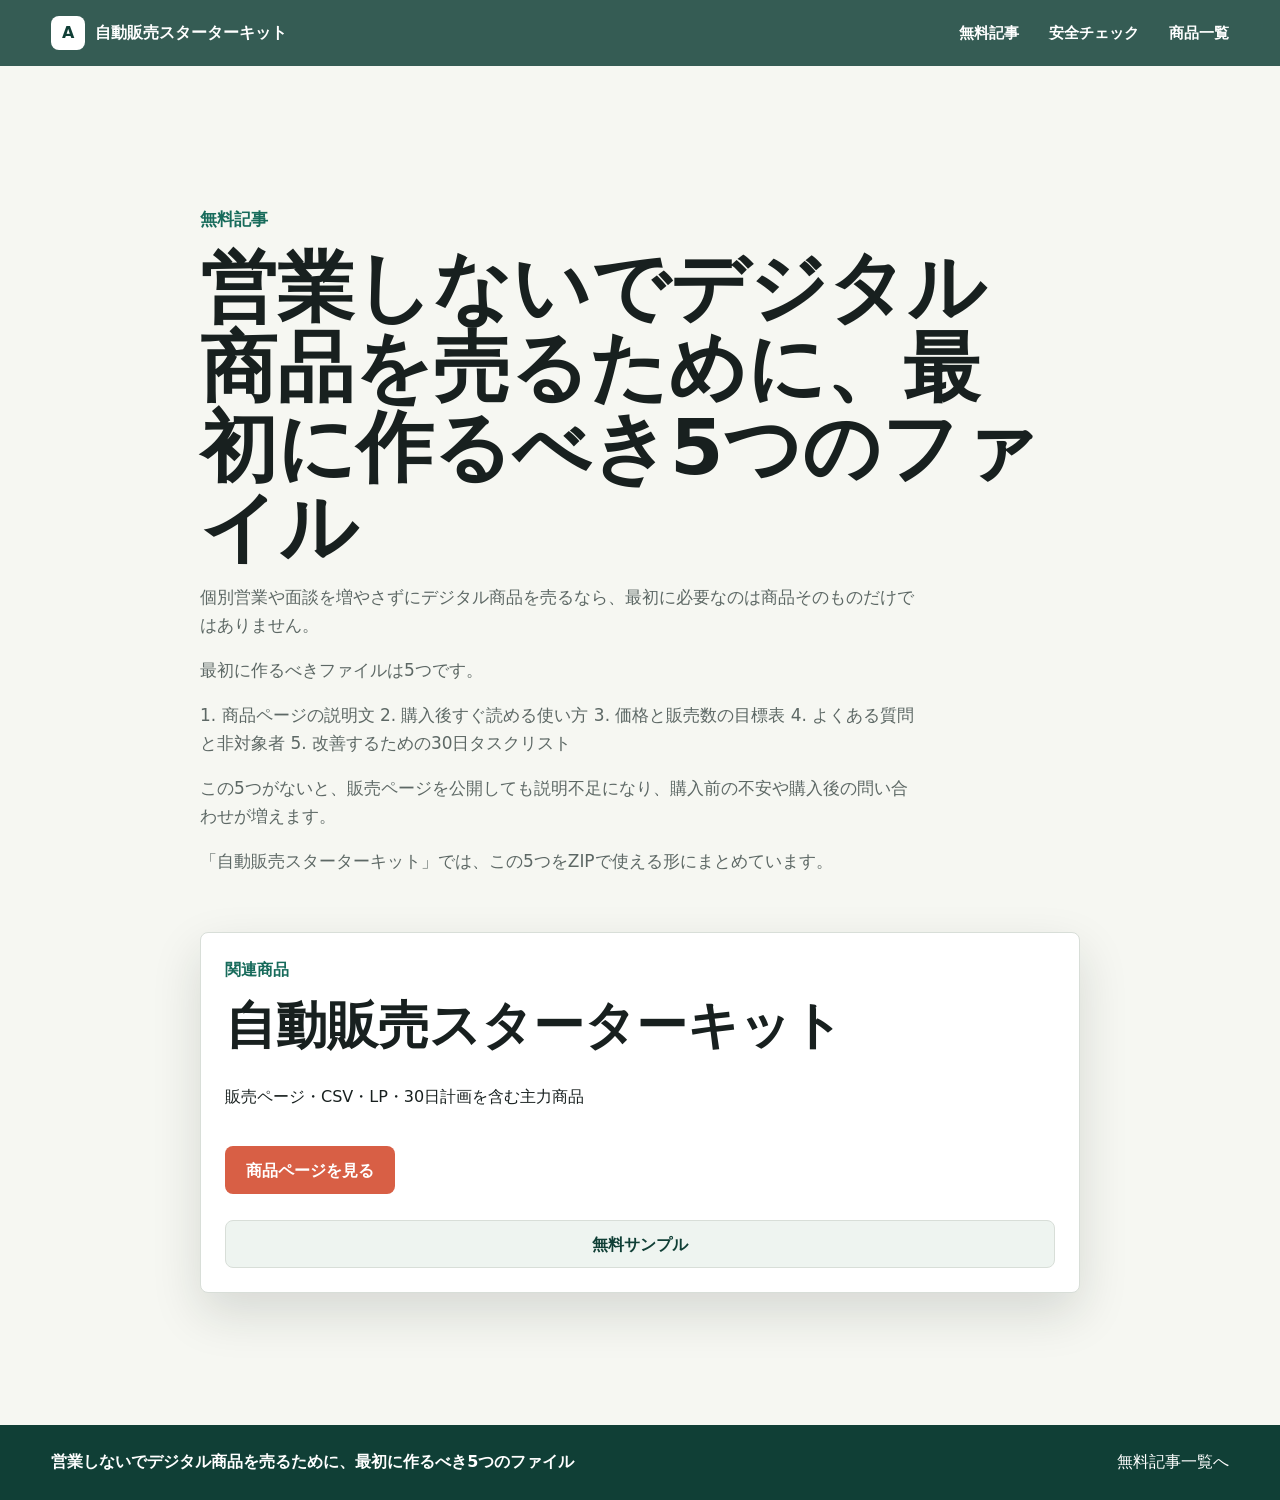
<file: articles/eigyo-shinai-digital-product.html>
<!doctype html>
<html lang="ja">
  <head>
    <meta charset="utf-8">
    <meta name="viewport" content="width=device-width, initial-scale=1">
    <meta name="description" content="個別営業や面談を増やさずにデジタル商品を売るなら、最初に必要なのは商品そのものだけではありません。">
    <meta property="og:title" content="営業しないでデジタル商品を売るために、最初に作るべき5つのファイル">
    <meta property="og:description" content="個別営業や面談を増やさずにデジタル商品を売るなら、最初に必要なのは商品そのものだけではありません。">
    <meta property="og:type" content="article">
    <meta property="og:image" content="https://x7k-lowe.github.io/earnings-site/assets/products/auto-sales-kit.png">
    <meta name="twitter:card" content="summary_large_image">
    <link rel="canonical" href="https://x7k-lowe.github.io/earnings-site/articles/eigyo-shinai-digital-product.html">
    <link rel="alternate" type="application/rss+xml" title="無料記事" href="../feed.xml">
    <title>営業しないでデジタル商品を売るために、最初に作るべき5つのファイル</title>
    <link rel="stylesheet" href="../styles.css">
    <script type="application/ld+json">{"@context":"https://schema.org","@type":"Article","headline":"営業しないでデジタル商品を売るために、最初に作るべき5つのファイル","description":"個別営業や面談を増やさずにデジタル商品を売るなら、最初に必要なのは商品そのものだけではありません。","image":"https://x7k-lowe.github.io/earnings-site/assets/products/auto-sales-kit.png","datePublished":"2026-06-12","dateModified":"2026-06-12","author":{"@type":"Organization","name":"自動販売スターターキット","url":"https://x7k-lowe.github.io/earnings-site/"},"publisher":{"@type":"Organization","name":"自動販売スターターキット","url":"https://x7k-lowe.github.io/earnings-site/"},"mainEntityOfPage":"https://x7k-lowe.github.io/earnings-site/articles/eigyo-shinai-digital-product.html"}</script>
  </head>
  <body class="article-page">
    <header class="site-header product-header">
      <a class="brand" href="../index.html" aria-label="自動販売スターターキット トップへ">
        <span class="brand-mark">A</span>
        <span>自動販売スターターキット</span>
      </a>
      <nav class="nav" aria-label="主要ナビゲーション">
        <a href="index.html">無料記事</a>
        <a href="../tools/ai-release-checklist.html">安全チェック</a>
        <a href="../index.html#plans">商品一覧</a>
      </nav>
    </header>
    <main class="article-main">
      <article class="article-body">
        <p class="eyebrow dark">無料記事</p>
        <h1>営業しないでデジタル商品を売るために、最初に作るべき5つのファイル</h1>
        <p>個別営業や面談を増やさずにデジタル商品を売るなら、最初に必要なのは商品そのものだけではありません。</p>
<p>最初に作るべきファイルは5つです。</p>
<p>1. 商品ページの説明文 2. 購入後すぐ読める使い方 3. 価格と販売数の目標表 4. よくある質問と非対象者 5. 改善するための30日タスクリスト</p>
<p>この5つがないと、販売ページを公開しても説明不足になり、購入前の不安や購入後の問い合わせが増えます。</p>
<p>「自動販売スターターキット」では、この5つをZIPで使える形にまとめています。</p>
        <div class="article-cta">
          <p class="plan-name">関連商品</p>
          <h2>自動販売スターターキット</h2>
          <p>販売ページ・CSV・LP・30日計画を含む主力商品</p>
          <div class="hero-actions compact-actions">
            
            <a class="button primary" href="../products/auto-sales-kit.html">商品ページを見る</a>
            <a class="button tertiary" href="../downloads/free-sample.zip" download>無料サンプル</a>
          </div>
        </div>
      </article>
    </main>
    <footer class="footer">
      <p>営業しないでデジタル商品を売るために、最初に作るべき5つのファイル</p>
      <a href="index.html">無料記事一覧へ</a>
    </footer>
  </body>
</html>
</file>
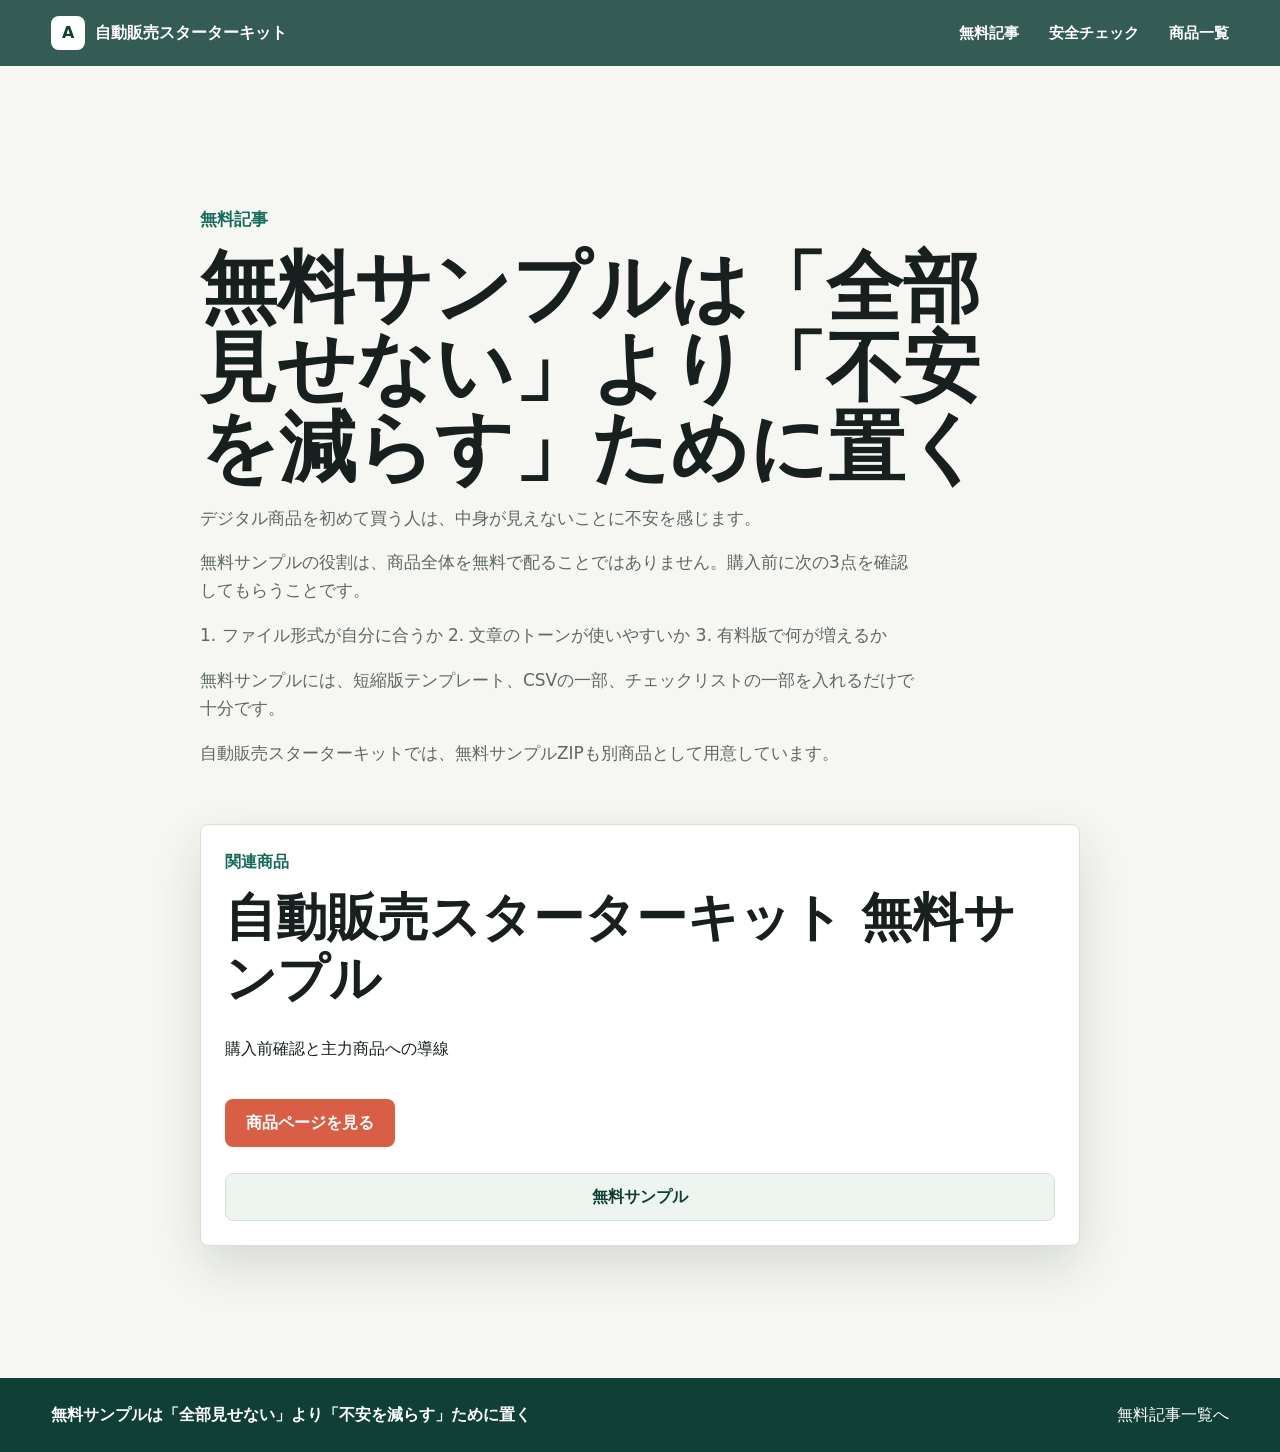
<file: articles/free-sample-strategy.html>
<!doctype html>
<html lang="ja">
  <head>
    <meta charset="utf-8">
    <meta name="viewport" content="width=device-width, initial-scale=1">
    <meta name="description" content="デジタル商品を初めて買う人は、中身が見えないことに不安を感じます。">
    <meta property="og:title" content="無料サンプルは「全部見せない」より「不安を減らす」ために置く">
    <meta property="og:description" content="デジタル商品を初めて買う人は、中身が見えないことに不安を感じます。">
    <meta property="og:type" content="article">
    <meta property="og:image" content="https://x7k-lowe.github.io/earnings-site/assets/products/free-sample.png">
    <meta name="twitter:card" content="summary_large_image">
    <link rel="canonical" href="https://x7k-lowe.github.io/earnings-site/articles/free-sample-strategy.html">
    <link rel="alternate" type="application/rss+xml" title="無料記事" href="../feed.xml">
    <title>無料サンプルは「全部見せない」より「不安を減らす」ために置く</title>
    <link rel="stylesheet" href="../styles.css">
    <script type="application/ld+json">{"@context":"https://schema.org","@type":"Article","headline":"無料サンプルは「全部見せない」より「不安を減らす」ために置く","description":"デジタル商品を初めて買う人は、中身が見えないことに不安を感じます。","image":"https://x7k-lowe.github.io/earnings-site/assets/products/free-sample.png","datePublished":"2026-06-12","dateModified":"2026-06-12","author":{"@type":"Organization","name":"自動販売スターターキット","url":"https://x7k-lowe.github.io/earnings-site/"},"publisher":{"@type":"Organization","name":"自動販売スターターキット","url":"https://x7k-lowe.github.io/earnings-site/"},"mainEntityOfPage":"https://x7k-lowe.github.io/earnings-site/articles/free-sample-strategy.html"}</script>
  </head>
  <body class="article-page">
    <header class="site-header product-header">
      <a class="brand" href="../index.html" aria-label="自動販売スターターキット トップへ">
        <span class="brand-mark">A</span>
        <span>自動販売スターターキット</span>
      </a>
      <nav class="nav" aria-label="主要ナビゲーション">
        <a href="index.html">無料記事</a>
        <a href="../tools/ai-release-checklist.html">安全チェック</a>
        <a href="../index.html#plans">商品一覧</a>
      </nav>
    </header>
    <main class="article-main">
      <article class="article-body">
        <p class="eyebrow dark">無料記事</p>
        <h1>無料サンプルは「全部見せない」より「不安を減らす」ために置く</h1>
        <p>デジタル商品を初めて買う人は、中身が見えないことに不安を感じます。</p>
<p>無料サンプルの役割は、商品全体を無料で配ることではありません。購入前に次の3点を確認してもらうことです。</p>
<p>1. ファイル形式が自分に合うか 2. 文章のトーンが使いやすいか 3. 有料版で何が増えるか</p>
<p>無料サンプルには、短縮版テンプレート、CSVの一部、チェックリストの一部を入れるだけで十分です。</p>
<p>自動販売スターターキットでは、無料サンプルZIPも別商品として用意しています。</p>
        <div class="article-cta">
          <p class="plan-name">関連商品</p>
          <h2>自動販売スターターキット 無料サンプル</h2>
          <p>購入前確認と主力商品への導線</p>
          <div class="hero-actions compact-actions">
            
            <a class="button primary" href="../products/free-sample.html">商品ページを見る</a>
            <a class="button tertiary" href="../downloads/free-sample.zip" download>無料サンプル</a>
          </div>
        </div>
      </article>
    </main>
    <footer class="footer">
      <p>無料サンプルは「全部見せない」より「不安を減らす」ために置く</p>
      <a href="index.html">無料記事一覧へ</a>
    </footer>
  </body>
</html>
</file>
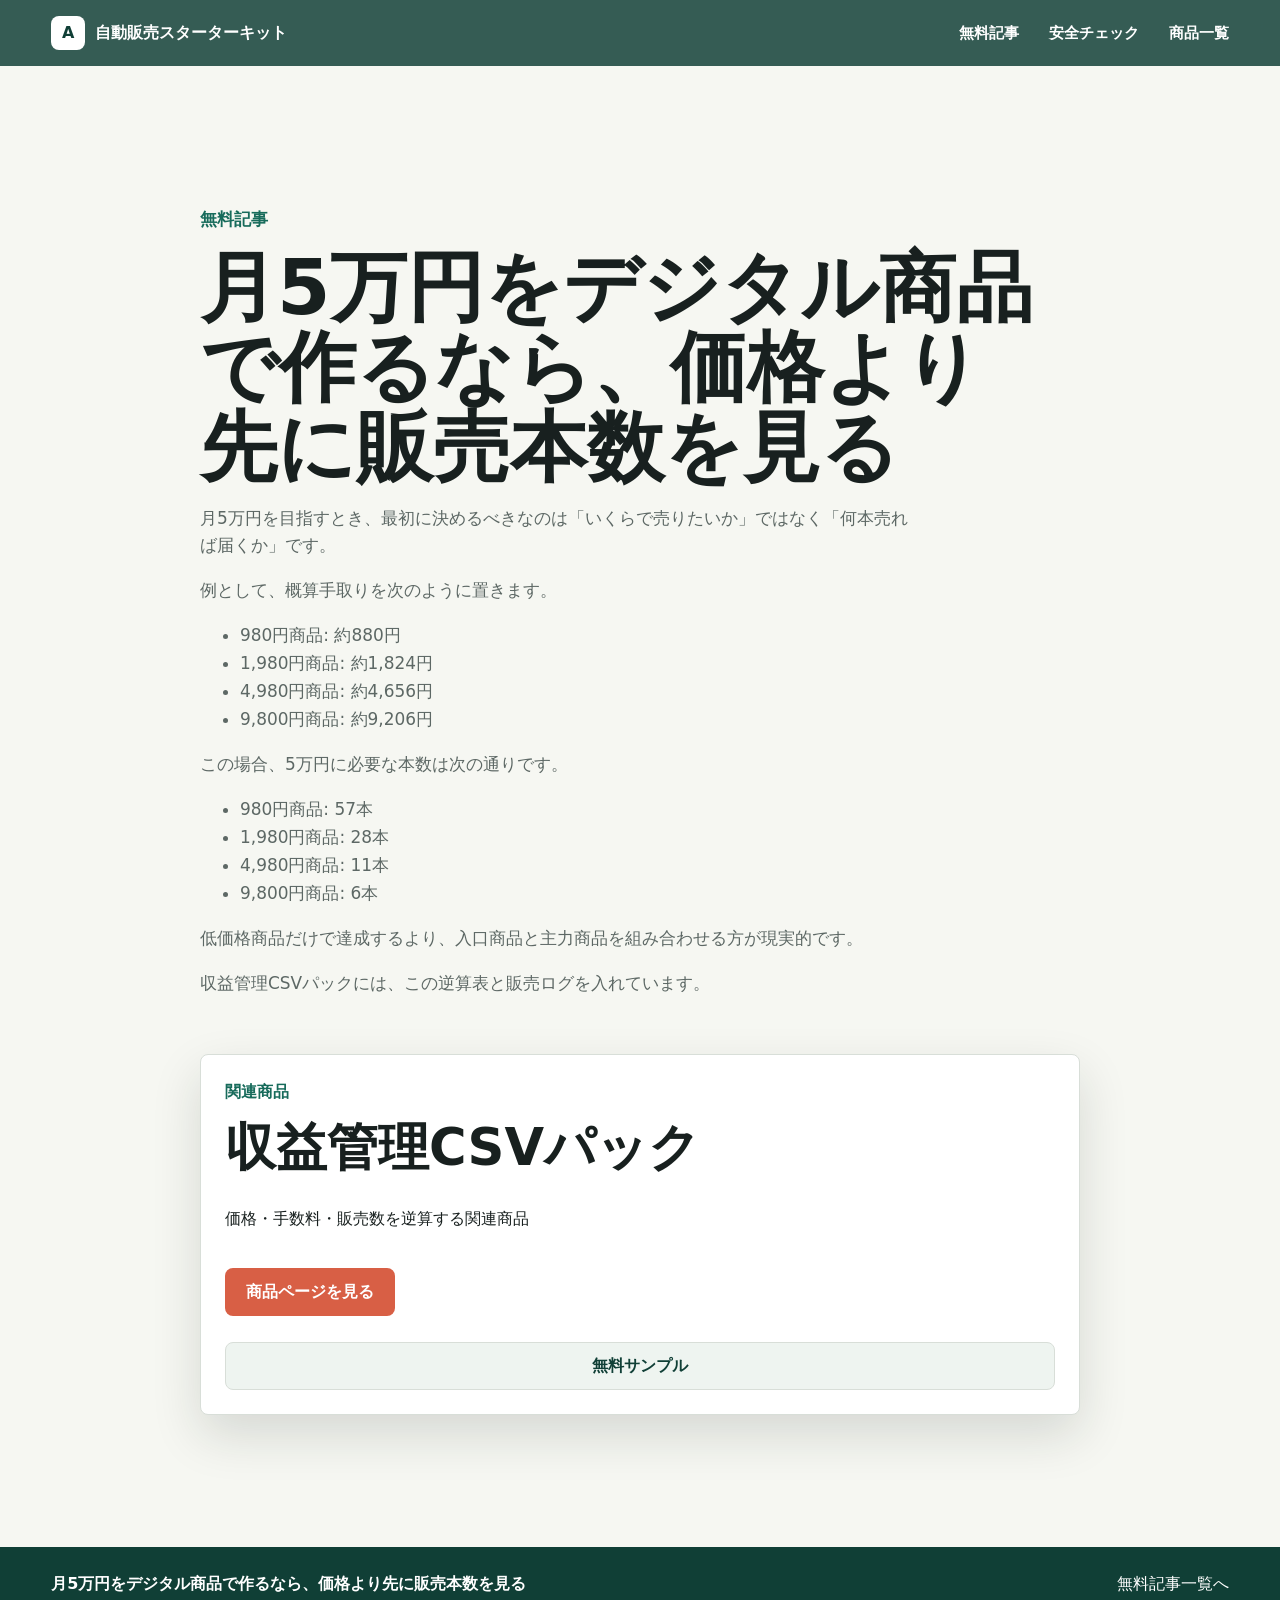
<file: articles/price-goal-calculation.html>
<!doctype html>
<html lang="ja">
  <head>
    <meta charset="utf-8">
    <meta name="viewport" content="width=device-width, initial-scale=1">
    <meta name="description" content="月5万円を目指すとき、最初に決めるべきなのは「いくらで売りたいか」ではなく「何本売れば届くか」です。">
    <meta property="og:title" content="月5万円をデジタル商品で作るなら、価格より先に販売本数を見る">
    <meta property="og:description" content="月5万円を目指すとき、最初に決めるべきなのは「いくらで売りたいか」ではなく「何本売れば届くか」です。">
    <meta property="og:type" content="article">
    <meta property="og:image" content="https://x7k-lowe.github.io/earnings-site/assets/products/revenue-csv-pack.png">
    <meta name="twitter:card" content="summary_large_image">
    <link rel="canonical" href="https://x7k-lowe.github.io/earnings-site/articles/price-goal-calculation.html">
    <link rel="alternate" type="application/rss+xml" title="無料記事" href="../feed.xml">
    <title>月5万円をデジタル商品で作るなら、価格より先に販売本数を見る</title>
    <link rel="stylesheet" href="../styles.css">
    <script type="application/ld+json">{"@context":"https://schema.org","@type":"Article","headline":"月5万円をデジタル商品で作るなら、価格より先に販売本数を見る","description":"月5万円を目指すとき、最初に決めるべきなのは「いくらで売りたいか」ではなく「何本売れば届くか」です。","image":"https://x7k-lowe.github.io/earnings-site/assets/products/revenue-csv-pack.png","datePublished":"2026-06-12","dateModified":"2026-06-12","author":{"@type":"Organization","name":"自動販売スターターキット","url":"https://x7k-lowe.github.io/earnings-site/"},"publisher":{"@type":"Organization","name":"自動販売スターターキット","url":"https://x7k-lowe.github.io/earnings-site/"},"mainEntityOfPage":"https://x7k-lowe.github.io/earnings-site/articles/price-goal-calculation.html"}</script>
  </head>
  <body class="article-page">
    <header class="site-header product-header">
      <a class="brand" href="../index.html" aria-label="自動販売スターターキット トップへ">
        <span class="brand-mark">A</span>
        <span>自動販売スターターキット</span>
      </a>
      <nav class="nav" aria-label="主要ナビゲーション">
        <a href="index.html">無料記事</a>
        <a href="../tools/ai-release-checklist.html">安全チェック</a>
        <a href="../index.html#plans">商品一覧</a>
      </nav>
    </header>
    <main class="article-main">
      <article class="article-body">
        <p class="eyebrow dark">無料記事</p>
        <h1>月5万円をデジタル商品で作るなら、価格より先に販売本数を見る</h1>
        <p>月5万円を目指すとき、最初に決めるべきなのは「いくらで売りたいか」ではなく「何本売れば届くか」です。</p>
<p>例として、概算手取りを次のように置きます。</p>
<ul>
<li>980円商品: 約880円</li>
<li>1,980円商品: 約1,824円</li>
<li>4,980円商品: 約4,656円</li>
<li>9,800円商品: 約9,206円</li>
</ul>
<p>この場合、5万円に必要な本数は次の通りです。</p>
<ul>
<li>980円商品: 57本</li>
<li>1,980円商品: 28本</li>
<li>4,980円商品: 11本</li>
<li>9,800円商品: 6本</li>
</ul>
<p>低価格商品だけで達成するより、入口商品と主力商品を組み合わせる方が現実的です。</p>
<p>収益管理CSVパックには、この逆算表と販売ログを入れています。</p>
        <div class="article-cta">
          <p class="plan-name">関連商品</p>
          <h2>収益管理CSVパック</h2>
          <p>価格・手数料・販売数を逆算する関連商品</p>
          <div class="hero-actions compact-actions">
            
            <a class="button primary" href="../products/revenue-csv-pack.html">商品ページを見る</a>
            <a class="button tertiary" href="../downloads/free-sample.zip" download>無料サンプル</a>
          </div>
        </div>
      </article>
    </main>
    <footer class="footer">
      <p>月5万円をデジタル商品で作るなら、価格より先に販売本数を見る</p>
      <a href="index.html">無料記事一覧へ</a>
    </footer>
  </body>
</html>
</file>
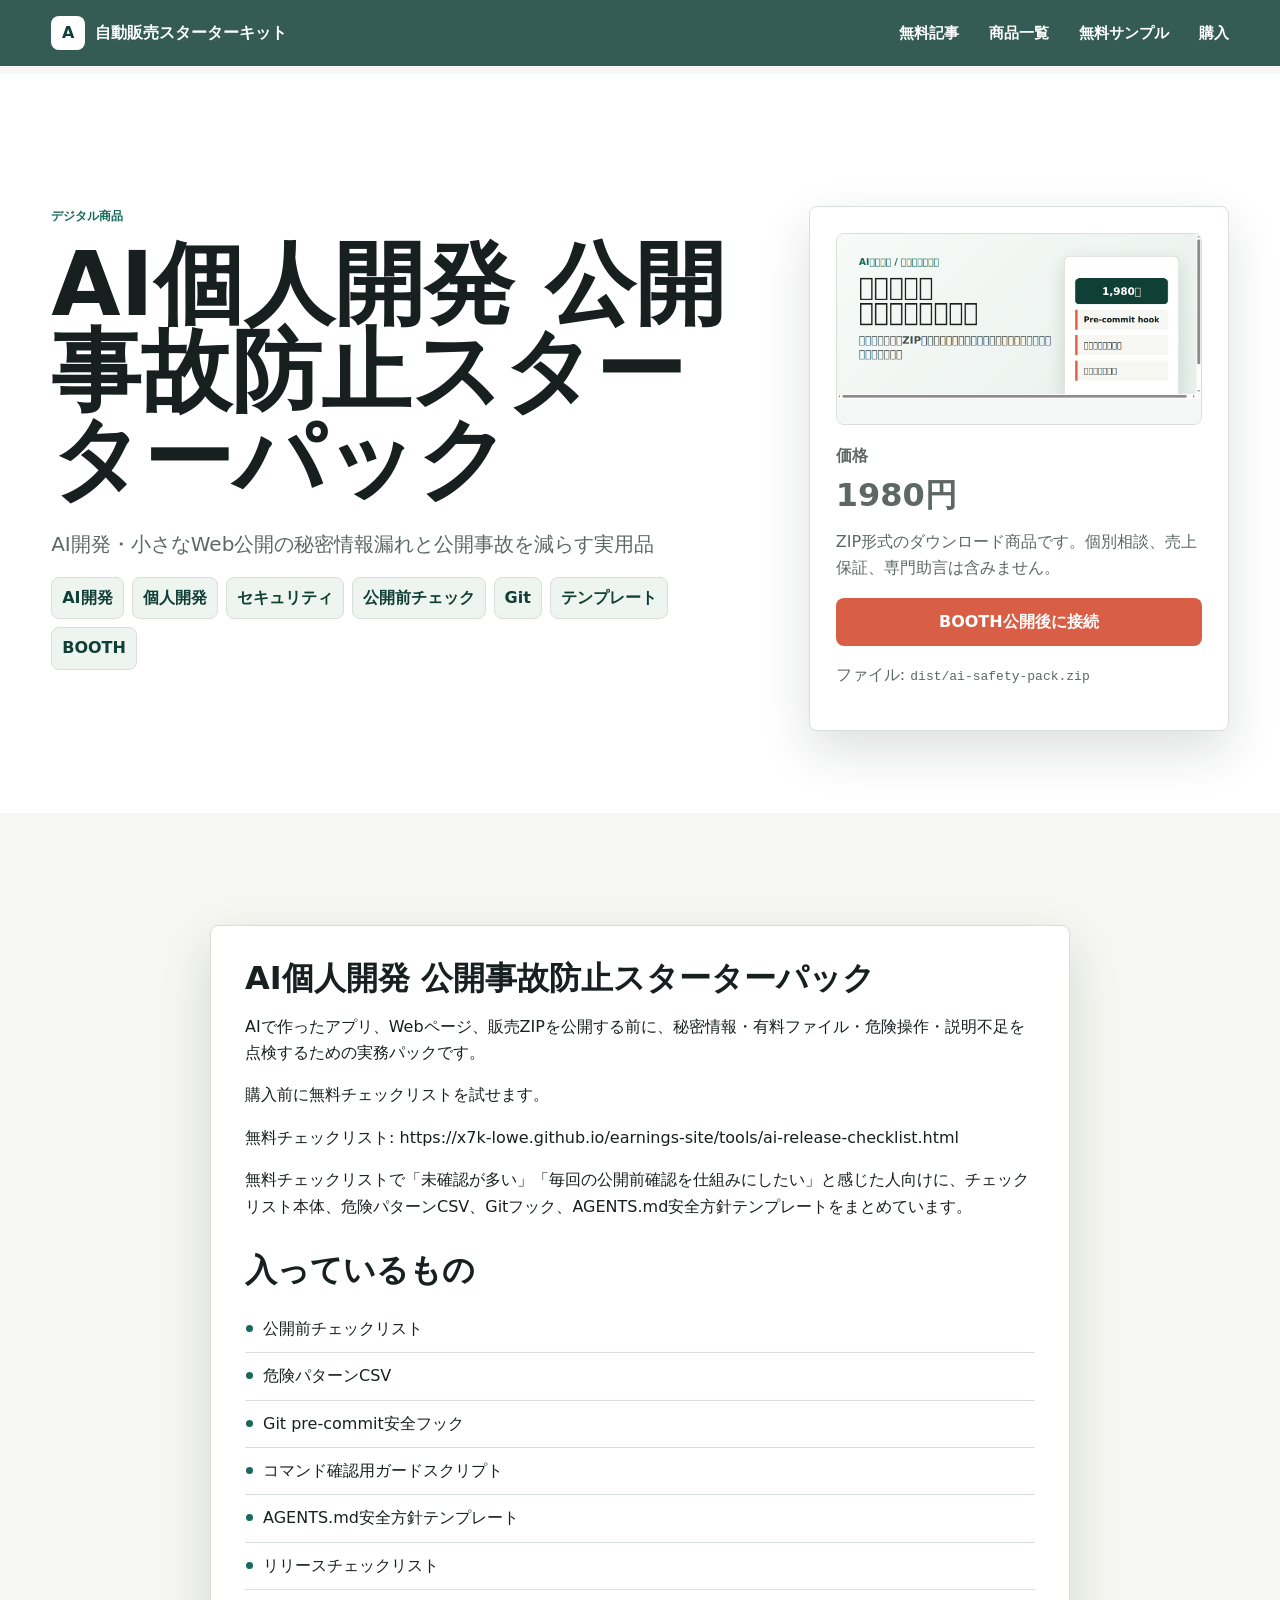
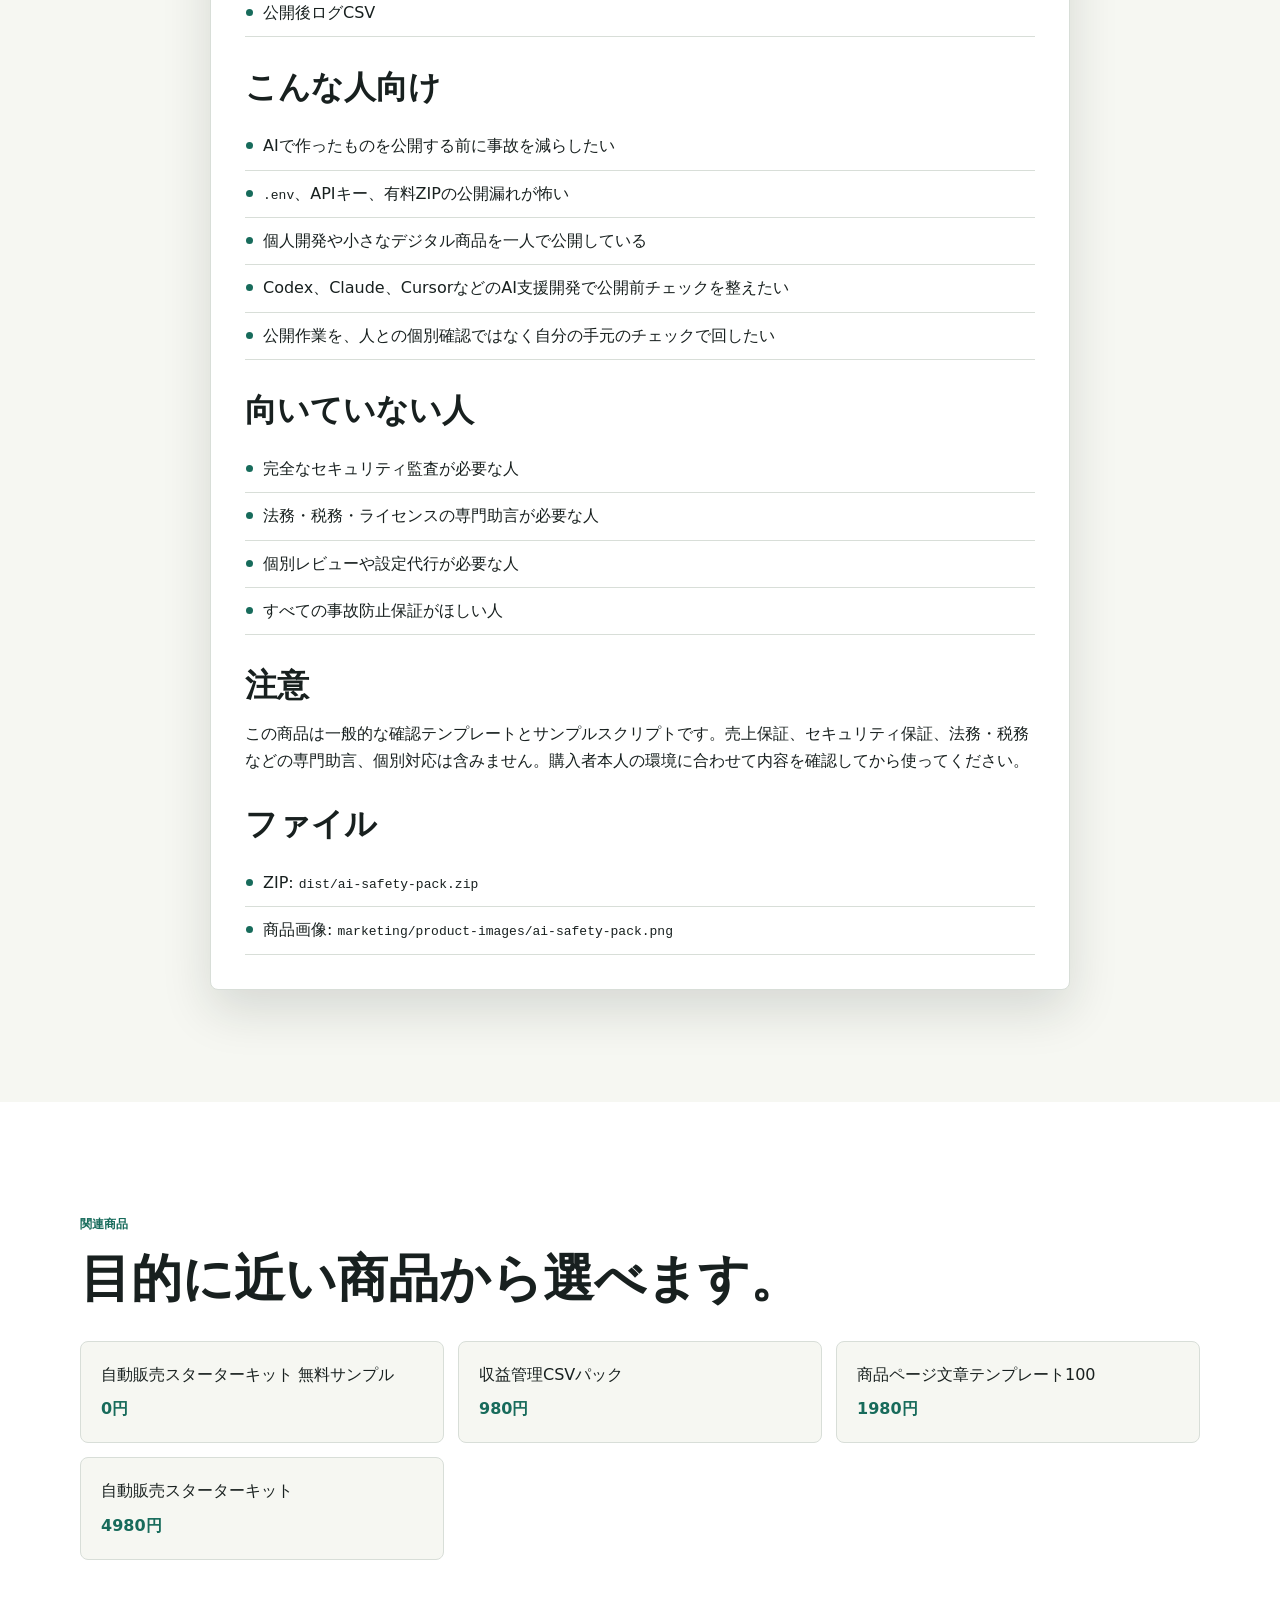
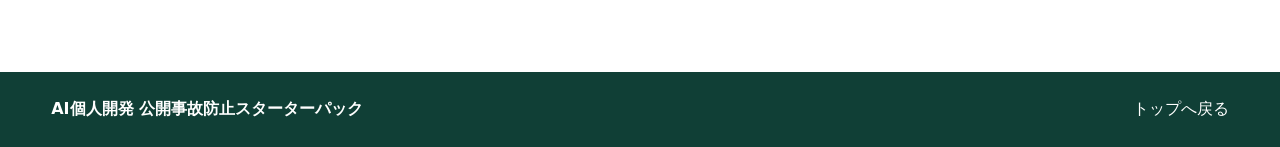
<file: products/ai-safety-pack.html>
<!doctype html>
<html lang="ja">
  <head>
    <meta charset="utf-8">
    <meta name="viewport" content="width=device-width, initial-scale=1">
    <meta name="description" content="AI開発・小さなWeb公開の秘密情報漏れと公開事故を減らす実用品">
    <meta property="og:title" content="AI個人開発 公開事故防止スターターパック">
    <meta property="og:description" content="AI開発・小さなWeb公開の秘密情報漏れと公開事故を減らす実用品">
    <meta property="og:type" content="product">
    <meta property="og:image" content="https://x7k-lowe.github.io/earnings-site/assets/products/ai-safety-pack.png">
    <meta name="twitter:card" content="summary_large_image">
    <link rel="canonical" href="https://x7k-lowe.github.io/earnings-site/products/ai-safety-pack.html">
    <link rel="alternate" type="application/rss+xml" title="無料記事" href="../feed.xml">
    <title>AI個人開発 公開事故防止スターターパック</title>
    <link rel="stylesheet" href="../styles.css">
    <script type="application/ld+json">{"@context":"https://schema.org","@type":"Product","name":"AI個人開発 公開事故防止スターターパック","description":"AI開発・小さなWeb公開の秘密情報漏れと公開事故を減らす実用品","image":"https://x7k-lowe.github.io/earnings-site/assets/products/ai-safety-pack.png","brand":{"@type":"Organization","name":"自動販売スターターキット","url":"https://x7k-lowe.github.io/earnings-site/"},"offers":{"@type":"Offer","priceCurrency":"JPY","price":"1980","availability":"https://schema.org/InStock","url":"https://x7k-lowe.github.io/earnings-site/products/ai-safety-pack.html"}}</script>
  </head>
  <body class="product-page">
    <header class="site-header product-header">
      <a class="brand" href="../index.html" aria-label="自動販売スターターキット トップへ">
        <span class="brand-mark">A</span>
        <span>自動販売スターターキット</span>
      </a>
      <nav class="nav" aria-label="主要ナビゲーション">
        <a href="../articles/">無料記事</a>
        <a href="../index.html#plans">商品一覧</a>
        <a href="../index.html#sample">無料サンプル</a>
        <a href="../index.html#buy">購入</a>
      </nav>
    </header>

    <main class="product-detail-main">
      <section class="product-detail-hero">
        <div>
          <p class="eyebrow dark">デジタル商品</p>
          <h1>AI個人開発 公開事故防止スターターパック</h1>
          <p class="lead product-lead">AI開発・小さなWeb公開の秘密情報漏れと公開事故を減らす実用品</p>
          <ul class="tag-list"><li>AI開発</li><li>個人開発</li><li>セキュリティ</li><li>公開前チェック</li><li>Git</li><li>テンプレート</li><li>BOOTH</li></ul>
        </div>
        <aside class="buy-panel product-buy-panel">
          <img class="product-image" src="../assets/products/ai-safety-pack.png" alt="AI個人開発 公開事故防止スターターパックの商品画像">
          <p class="plan-name">価格</p>
          <p class="price">1980円</p>
          <p>ZIP形式のダウンロード商品です。個別相談、売上保証、専門助言は含みません。</p>
          <a class="button primary full product-link" data-product="ai_safety_pack" href="#" aria-disabled="true">BOOTH公開後に接続</a>
          <p class="form-note">ファイル: <code>dist/ai-safety-pack.zip</code></p>
        </aside>
      </section>

      <section class="section product-description-section">
        <div class="section-inner product-description">
          <h2>AI個人開発 公開事故防止スターターパック</h2>
<p>AIで作ったアプリ、Webページ、販売ZIPを公開する前に、秘密情報・有料ファイル・危険操作・説明不足を点検するための実務パックです。</p>
<p>購入前に無料チェックリストを試せます。</p>
<p>無料チェックリスト: <a href="https://x7k-lowe.github.io/earnings-site/tools/ai-release-checklist.html">https://x7k-lowe.github.io/earnings-site/tools/ai-release-checklist.html</a></p>
<p>無料チェックリストで「未確認が多い」「毎回の公開前確認を仕組みにしたい」と感じた人向けに、チェックリスト本体、危険パターンCSV、Gitフック、AGENTS.md安全方針テンプレートをまとめています。</p>
<h2>入っているもの</h2>
<ul>
<li>公開前チェックリスト</li>
<li>危険パターンCSV</li>
<li>Git pre-commit安全フック</li>
<li>コマンド確認用ガードスクリプト</li>
<li>AGENTS.md安全方針テンプレート</li>
<li>リリースチェックリスト</li>
<li>公開後ログCSV</li>
</ul>
<h2>こんな人向け</h2>
<ul>
<li>AIで作ったものを公開する前に事故を減らしたい</li>
<li><code>.env</code>、APIキー、有料ZIPの公開漏れが怖い</li>
<li>個人開発や小さなデジタル商品を一人で公開している</li>
<li>Codex、Claude、CursorなどのAI支援開発で公開前チェックを整えたい</li>
<li>公開作業を、人との個別確認ではなく自分の手元のチェックで回したい</li>
</ul>
<h2>向いていない人</h2>
<ul>
<li>完全なセキュリティ監査が必要な人</li>
<li>法務・税務・ライセンスの専門助言が必要な人</li>
<li>個別レビューや設定代行が必要な人</li>
<li>すべての事故防止保証がほしい人</li>
</ul>
<h2>注意</h2>
<p>この商品は一般的な確認テンプレートとサンプルスクリプトです。売上保証、セキュリティ保証、法務・税務などの専門助言、個別対応は含みません。購入者本人の環境に合わせて内容を確認してから使ってください。</p>
<h2>ファイル</h2>
<ul>
<li>ZIP: <code>dist/ai-safety-pack.zip</code></li>
<li>商品画像: <code>marketing/product-images/ai-safety-pack.png</code></li>
</ul>
        </div>
      </section>

      <section class="section related-section">
        <div class="section-inner">
          <div class="section-heading">
            <p class="eyebrow dark">関連商品</p>
            <h2>目的に近い商品から選べます。</h2>
          </div>
          <div class="related-grid">
            <a class="related-product" href="free-sample.html">
              <span>自動販売スターターキット 無料サンプル</span>
              <strong>0円</strong>
            </a>
<a class="related-product" href="revenue-csv-pack.html">
              <span>収益管理CSVパック</span>
              <strong>980円</strong>
            </a>
<a class="related-product" href="listing-copy-pack.html">
              <span>商品ページ文章テンプレート100</span>
              <strong>1980円</strong>
            </a>
<a class="related-product" href="auto-sales-kit.html">
              <span>自動販売スターターキット</span>
              <strong>4980円</strong>
            </a>
          </div>
        </div>
      </section>
    </main>

    <footer class="footer">
      <p>AI個人開発 公開事故防止スターターパック</p>
      <a href="../index.html">トップへ戻る</a>
    </footer>
  </body>
</html>
</file>
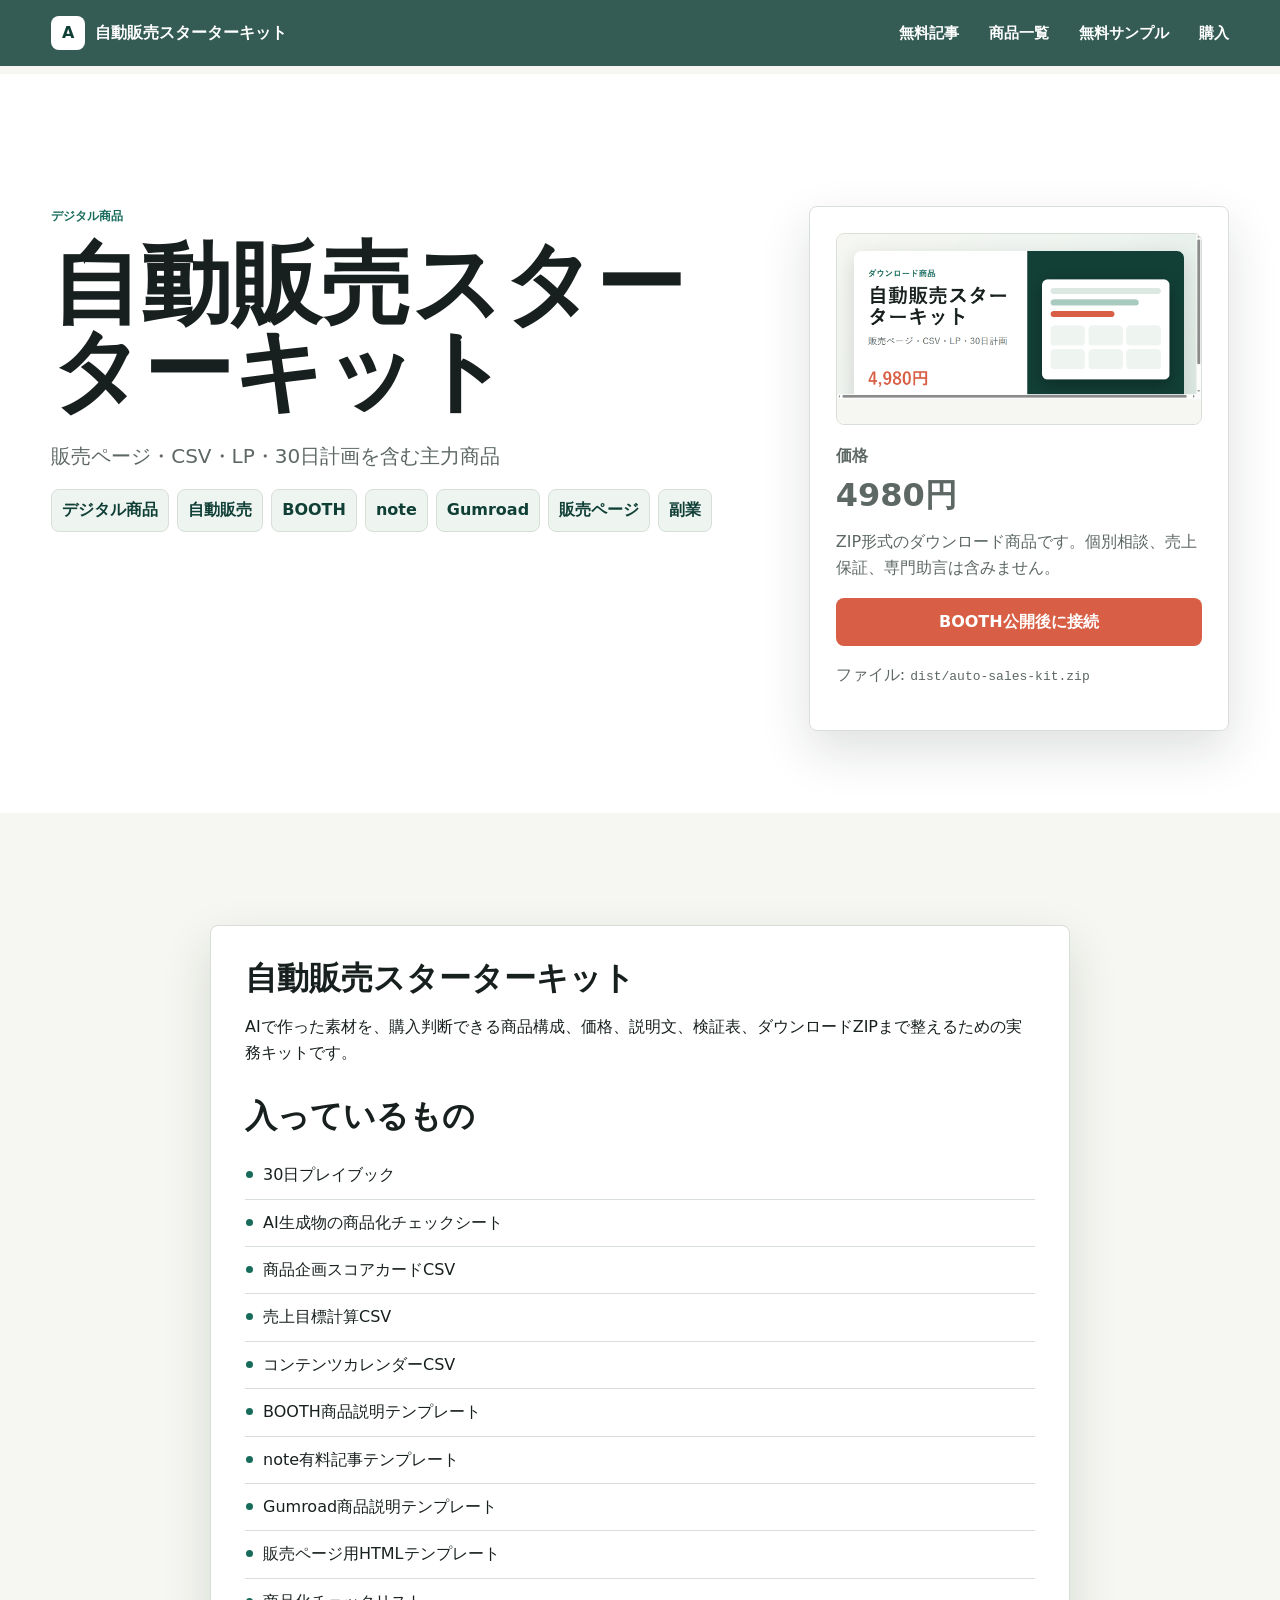
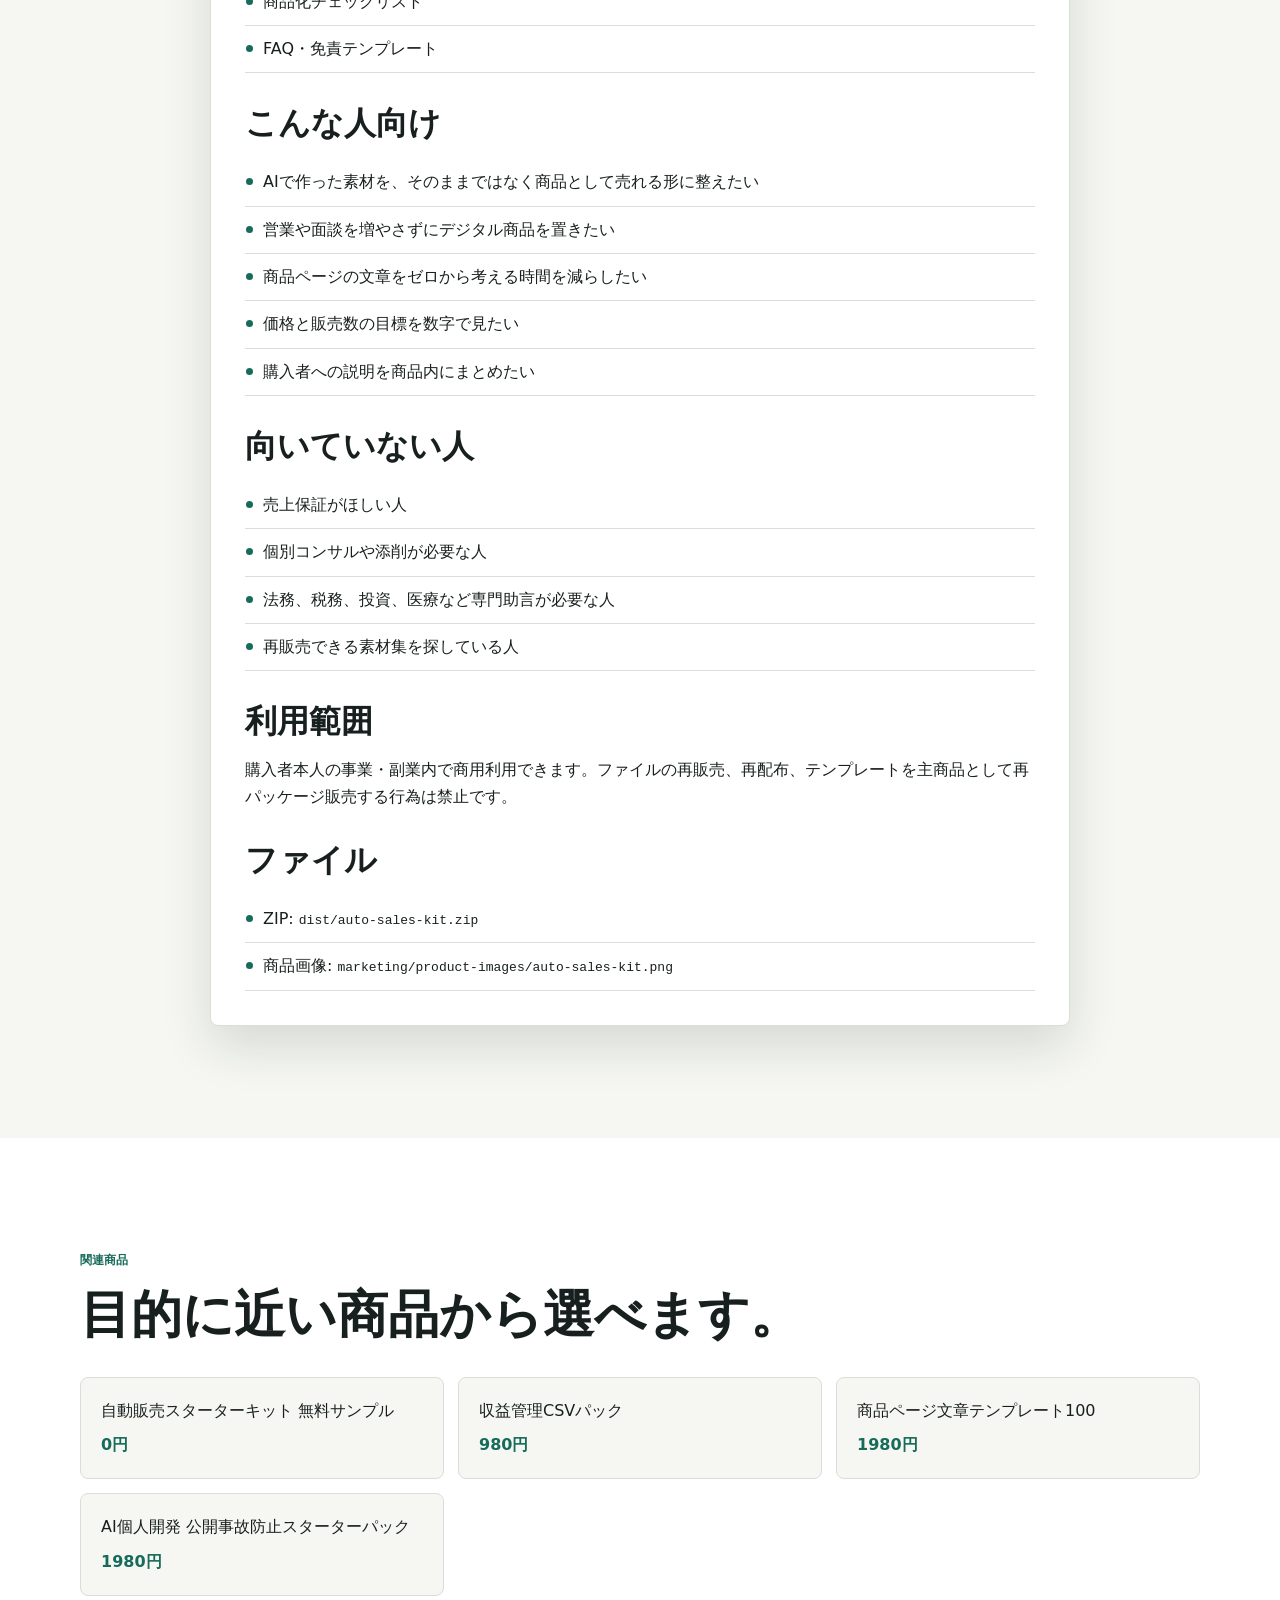
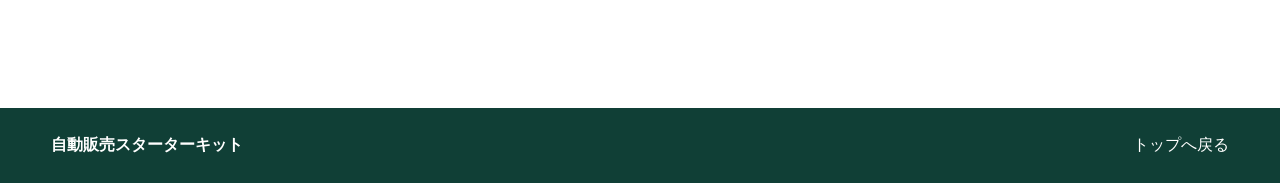
<file: products/auto-sales-kit.html>
<!doctype html>
<html lang="ja">
  <head>
    <meta charset="utf-8">
    <meta name="viewport" content="width=device-width, initial-scale=1">
    <meta name="description" content="販売ページ・CSV・LP・30日計画を含む主力商品">
    <meta property="og:title" content="自動販売スターターキット">
    <meta property="og:description" content="販売ページ・CSV・LP・30日計画を含む主力商品">
    <meta property="og:type" content="product">
    <meta property="og:image" content="https://x7k-lowe.github.io/earnings-site/assets/products/auto-sales-kit.png">
    <meta name="twitter:card" content="summary_large_image">
    <link rel="canonical" href="https://x7k-lowe.github.io/earnings-site/products/auto-sales-kit.html">
    <link rel="alternate" type="application/rss+xml" title="無料記事" href="../feed.xml">
    <title>自動販売スターターキット</title>
    <link rel="stylesheet" href="../styles.css">
    <script type="application/ld+json">{"@context":"https://schema.org","@type":"Product","name":"自動販売スターターキット","description":"販売ページ・CSV・LP・30日計画を含む主力商品","image":"https://x7k-lowe.github.io/earnings-site/assets/products/auto-sales-kit.png","brand":{"@type":"Organization","name":"自動販売スターターキット","url":"https://x7k-lowe.github.io/earnings-site/"},"offers":{"@type":"Offer","priceCurrency":"JPY","price":"4980","availability":"https://schema.org/InStock","url":"https://x7k-lowe.github.io/earnings-site/products/auto-sales-kit.html"}}</script>
  </head>
  <body class="product-page">
    <header class="site-header product-header">
      <a class="brand" href="../index.html" aria-label="自動販売スターターキット トップへ">
        <span class="brand-mark">A</span>
        <span>自動販売スターターキット</span>
      </a>
      <nav class="nav" aria-label="主要ナビゲーション">
        <a href="../articles/">無料記事</a>
        <a href="../index.html#plans">商品一覧</a>
        <a href="../index.html#sample">無料サンプル</a>
        <a href="../index.html#buy">購入</a>
      </nav>
    </header>

    <main class="product-detail-main">
      <section class="product-detail-hero">
        <div>
          <p class="eyebrow dark">デジタル商品</p>
          <h1>自動販売スターターキット</h1>
          <p class="lead product-lead">販売ページ・CSV・LP・30日計画を含む主力商品</p>
          <ul class="tag-list"><li>デジタル商品</li><li>自動販売</li><li>BOOTH</li><li>note</li><li>Gumroad</li><li>販売ページ</li><li>副業</li></ul>
        </div>
        <aside class="buy-panel product-buy-panel">
          <img class="product-image" src="../assets/products/auto-sales-kit.png" alt="自動販売スターターキットの商品画像">
          <p class="plan-name">価格</p>
          <p class="price">4980円</p>
          <p>ZIP形式のダウンロード商品です。個別相談、売上保証、専門助言は含みません。</p>
          <a class="button primary full product-link" data-product="auto_sales_kit" href="#" aria-disabled="true">BOOTH公開後に接続</a>
          <p class="form-note">ファイル: <code>dist/auto-sales-kit.zip</code></p>
        </aside>
      </section>

      <section class="section product-description-section">
        <div class="section-inner product-description">
          <h2>自動販売スターターキット</h2>
<p>AIで作った素材を、購入判断できる商品構成、価格、説明文、検証表、ダウンロードZIPまで整えるための実務キットです。</p>
<h2>入っているもの</h2>
<ul>
<li>30日プレイブック</li>
<li>AI生成物の商品化チェックシート</li>
<li>商品企画スコアカードCSV</li>
<li>売上目標計算CSV</li>
<li>コンテンツカレンダーCSV</li>
<li>BOOTH商品説明テンプレート</li>
<li>note有料記事テンプレート</li>
<li>Gumroad商品説明テンプレート</li>
<li>販売ページ用HTMLテンプレート</li>
<li>商品化チェックリスト</li>
<li>FAQ・免責テンプレート</li>
</ul>
<h2>こんな人向け</h2>
<ul>
<li>AIで作った素材を、そのままではなく商品として売れる形に整えたい</li>
<li>営業や面談を増やさずにデジタル商品を置きたい</li>
<li>商品ページの文章をゼロから考える時間を減らしたい</li>
<li>価格と販売数の目標を数字で見たい</li>
<li>購入者への説明を商品内にまとめたい</li>
</ul>
<h2>向いていない人</h2>
<ul>
<li>売上保証がほしい人</li>
<li>個別コンサルや添削が必要な人</li>
<li>法務、税務、投資、医療など専門助言が必要な人</li>
<li>再販売できる素材集を探している人</li>
</ul>
<h2>利用範囲</h2>
<p>購入者本人の事業・副業内で商用利用できます。ファイルの再販売、再配布、テンプレートを主商品として再パッケージ販売する行為は禁止です。</p>
<h2>ファイル</h2>
<ul>
<li>ZIP: <code>dist/auto-sales-kit.zip</code></li>
<li>商品画像: <code>marketing/product-images/auto-sales-kit.png</code></li>
</ul>
        </div>
      </section>

      <section class="section related-section">
        <div class="section-inner">
          <div class="section-heading">
            <p class="eyebrow dark">関連商品</p>
            <h2>目的に近い商品から選べます。</h2>
          </div>
          <div class="related-grid">
            <a class="related-product" href="free-sample.html">
              <span>自動販売スターターキット 無料サンプル</span>
              <strong>0円</strong>
            </a>
<a class="related-product" href="revenue-csv-pack.html">
              <span>収益管理CSVパック</span>
              <strong>980円</strong>
            </a>
<a class="related-product" href="listing-copy-pack.html">
              <span>商品ページ文章テンプレート100</span>
              <strong>1980円</strong>
            </a>
<a class="related-product" href="ai-safety-pack.html">
              <span>AI個人開発 公開事故防止スターターパック</span>
              <strong>1980円</strong>
            </a>
          </div>
        </div>
      </section>
    </main>

    <footer class="footer">
      <p>自動販売スターターキット</p>
      <a href="../index.html">トップへ戻る</a>
    </footer>
  </body>
</html>
</file>
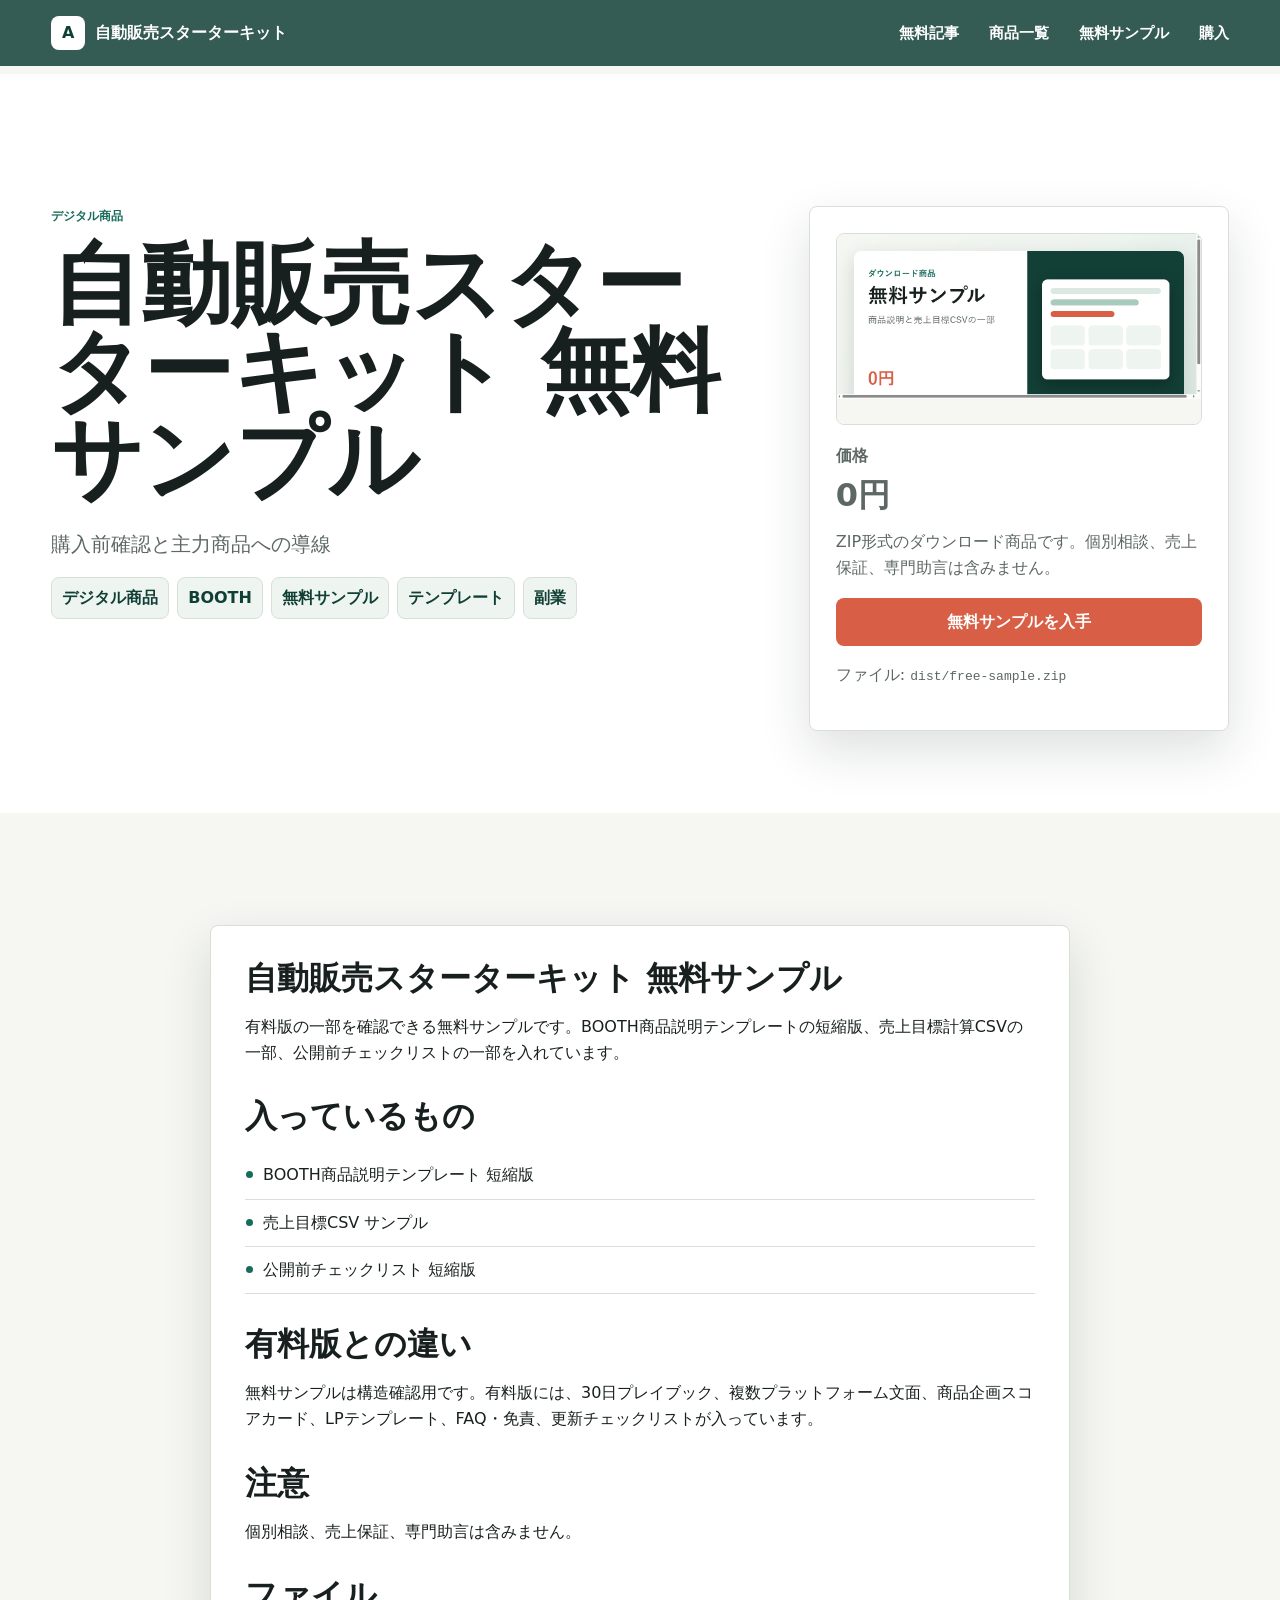
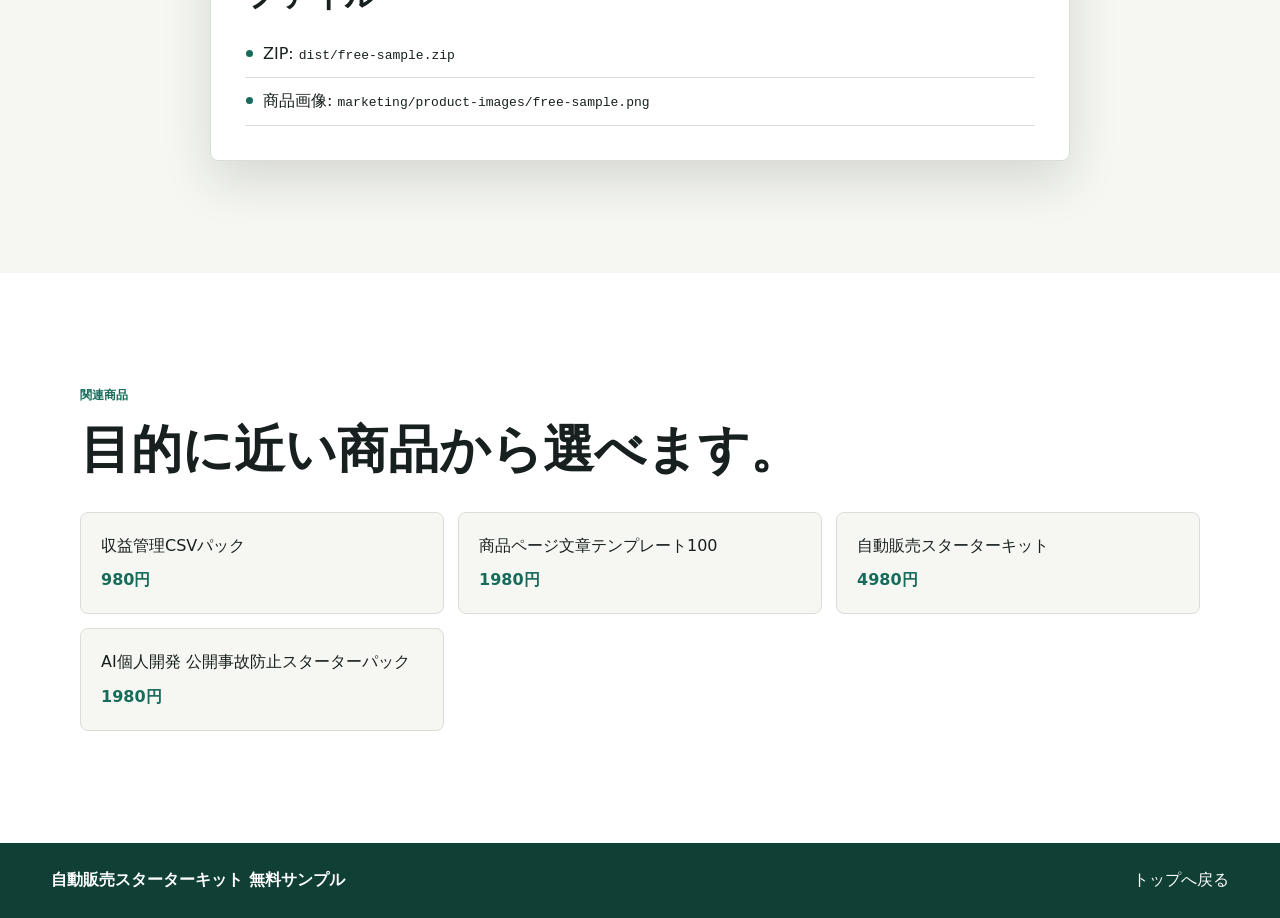
<file: products/free-sample.html>
<!doctype html>
<html lang="ja">
  <head>
    <meta charset="utf-8">
    <meta name="viewport" content="width=device-width, initial-scale=1">
    <meta name="description" content="購入前確認と主力商品への導線">
    <meta property="og:title" content="自動販売スターターキット 無料サンプル">
    <meta property="og:description" content="購入前確認と主力商品への導線">
    <meta property="og:type" content="product">
    <meta property="og:image" content="https://x7k-lowe.github.io/earnings-site/assets/products/free-sample.png">
    <meta name="twitter:card" content="summary_large_image">
    <link rel="canonical" href="https://x7k-lowe.github.io/earnings-site/products/free-sample.html">
    <link rel="alternate" type="application/rss+xml" title="無料記事" href="../feed.xml">
    <title>自動販売スターターキット 無料サンプル</title>
    <link rel="stylesheet" href="../styles.css">
    <script type="application/ld+json">{"@context":"https://schema.org","@type":"Product","name":"自動販売スターターキット 無料サンプル","description":"購入前確認と主力商品への導線","image":"https://x7k-lowe.github.io/earnings-site/assets/products/free-sample.png","brand":{"@type":"Organization","name":"自動販売スターターキット","url":"https://x7k-lowe.github.io/earnings-site/"},"offers":{"@type":"Offer","priceCurrency":"JPY","price":"0","availability":"https://schema.org/InStock","url":"https://x7k-lowe.github.io/earnings-site/products/free-sample.html"}}</script>
  </head>
  <body class="product-page">
    <header class="site-header product-header">
      <a class="brand" href="../index.html" aria-label="自動販売スターターキット トップへ">
        <span class="brand-mark">A</span>
        <span>自動販売スターターキット</span>
      </a>
      <nav class="nav" aria-label="主要ナビゲーション">
        <a href="../articles/">無料記事</a>
        <a href="../index.html#plans">商品一覧</a>
        <a href="../index.html#sample">無料サンプル</a>
        <a href="../index.html#buy">購入</a>
      </nav>
    </header>

    <main class="product-detail-main">
      <section class="product-detail-hero">
        <div>
          <p class="eyebrow dark">デジタル商品</p>
          <h1>自動販売スターターキット 無料サンプル</h1>
          <p class="lead product-lead">購入前確認と主力商品への導線</p>
          <ul class="tag-list"><li>デジタル商品</li><li>BOOTH</li><li>無料サンプル</li><li>テンプレート</li><li>副業</li></ul>
        </div>
        <aside class="buy-panel product-buy-panel">
          <img class="product-image" src="../assets/products/free-sample.png" alt="自動販売スターターキット 無料サンプルの商品画像">
          <p class="plan-name">価格</p>
          <p class="price">0円</p>
          <p>ZIP形式のダウンロード商品です。個別相談、売上保証、専門助言は含みません。</p>
          <a class="button primary full" href="../downloads/free-sample.zip" download>無料サンプルを入手</a>
          <p class="form-note">ファイル: <code>dist/free-sample.zip</code></p>
        </aside>
      </section>

      <section class="section product-description-section">
        <div class="section-inner product-description">
          <h2>自動販売スターターキット 無料サンプル</h2>
<p>有料版の一部を確認できる無料サンプルです。BOOTH商品説明テンプレートの短縮版、売上目標計算CSVの一部、公開前チェックリストの一部を入れています。</p>
<h2>入っているもの</h2>
<ul>
<li>BOOTH商品説明テンプレート 短縮版</li>
<li>売上目標CSV サンプル</li>
<li>公開前チェックリスト 短縮版</li>
</ul>
<h2>有料版との違い</h2>
<p>無料サンプルは構造確認用です。有料版には、30日プレイブック、複数プラットフォーム文面、商品企画スコアカード、LPテンプレート、FAQ・免責、更新チェックリストが入っています。</p>
<h2>注意</h2>
<p>個別相談、売上保証、専門助言は含みません。</p>
<h2>ファイル</h2>
<ul>
<li>ZIP: <code>dist/free-sample.zip</code></li>
<li>商品画像: <code>marketing/product-images/free-sample.png</code></li>
</ul>
        </div>
      </section>

      <section class="section related-section">
        <div class="section-inner">
          <div class="section-heading">
            <p class="eyebrow dark">関連商品</p>
            <h2>目的に近い商品から選べます。</h2>
          </div>
          <div class="related-grid">
            <a class="related-product" href="revenue-csv-pack.html">
              <span>収益管理CSVパック</span>
              <strong>980円</strong>
            </a>
<a class="related-product" href="listing-copy-pack.html">
              <span>商品ページ文章テンプレート100</span>
              <strong>1980円</strong>
            </a>
<a class="related-product" href="auto-sales-kit.html">
              <span>自動販売スターターキット</span>
              <strong>4980円</strong>
            </a>
<a class="related-product" href="ai-safety-pack.html">
              <span>AI個人開発 公開事故防止スターターパック</span>
              <strong>1980円</strong>
            </a>
          </div>
        </div>
      </section>
    </main>

    <footer class="footer">
      <p>自動販売スターターキット 無料サンプル</p>
      <a href="../index.html">トップへ戻る</a>
    </footer>
  </body>
</html>
</file>
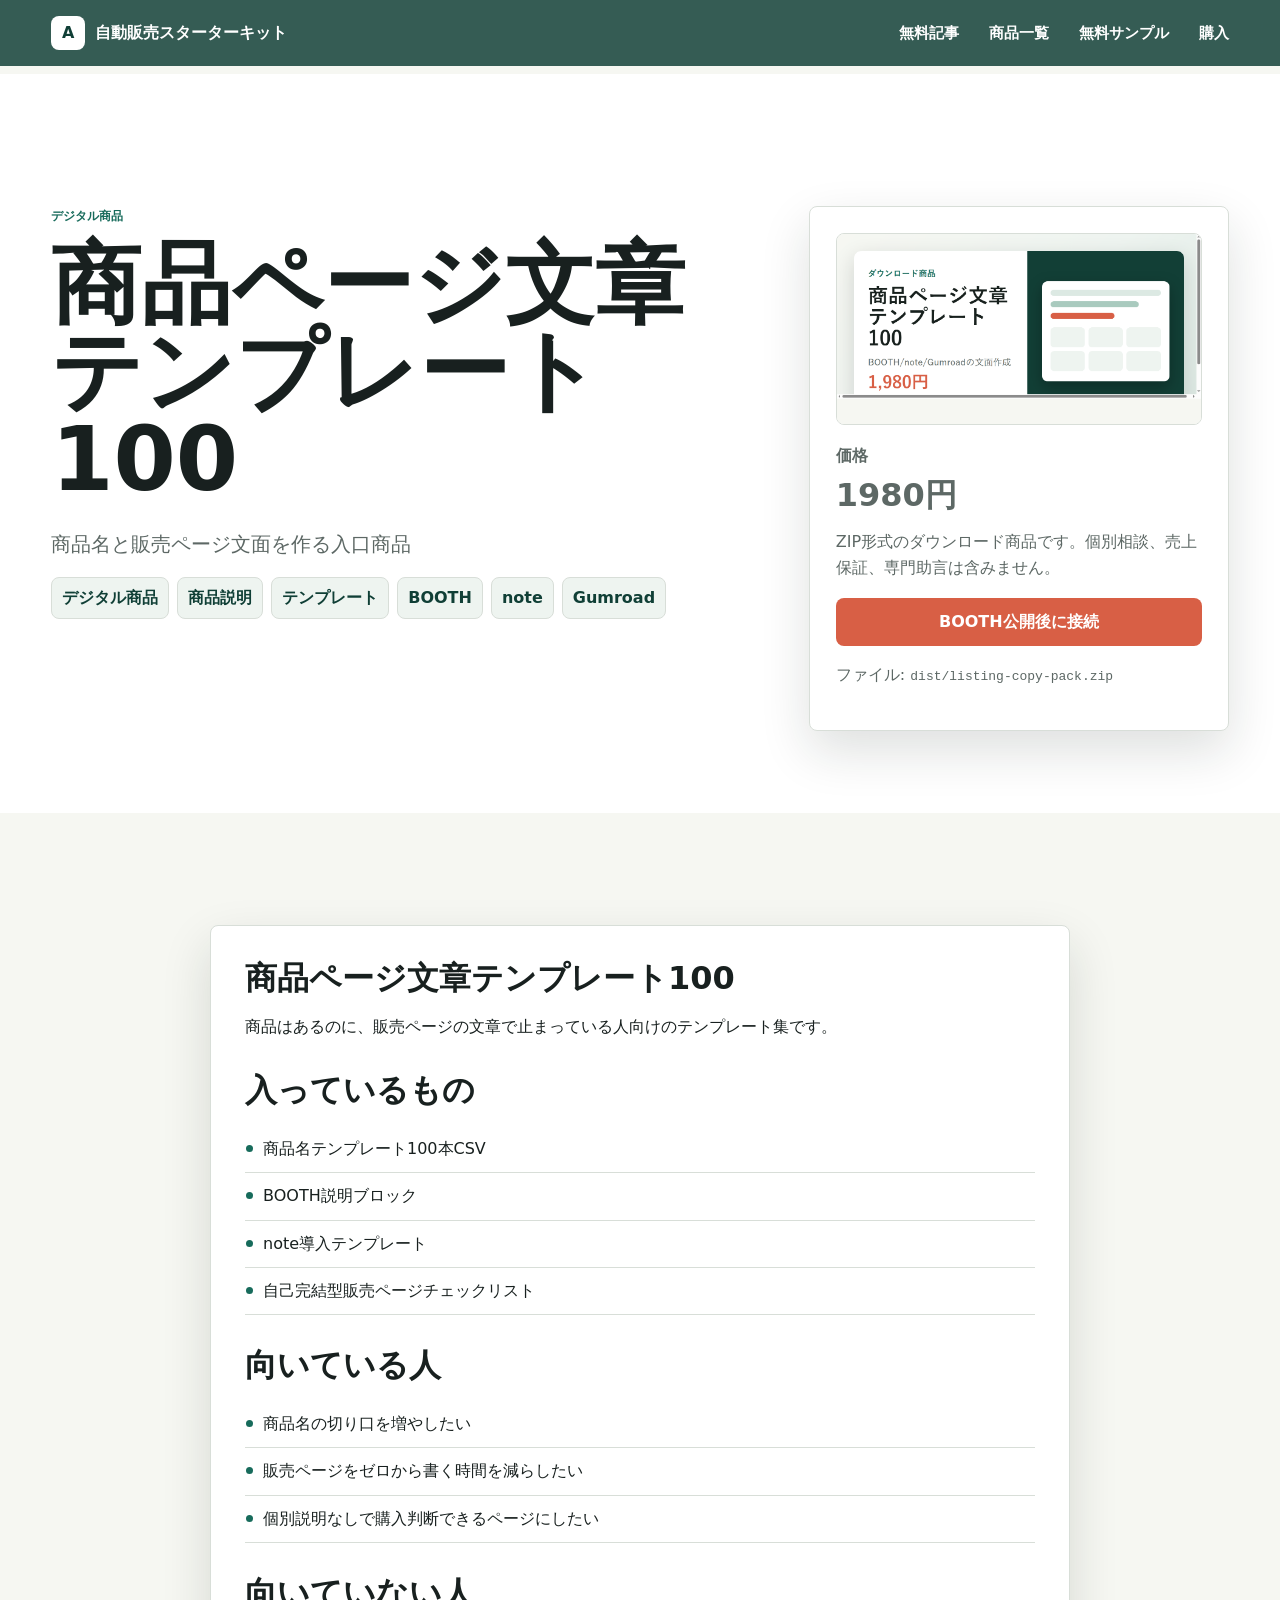
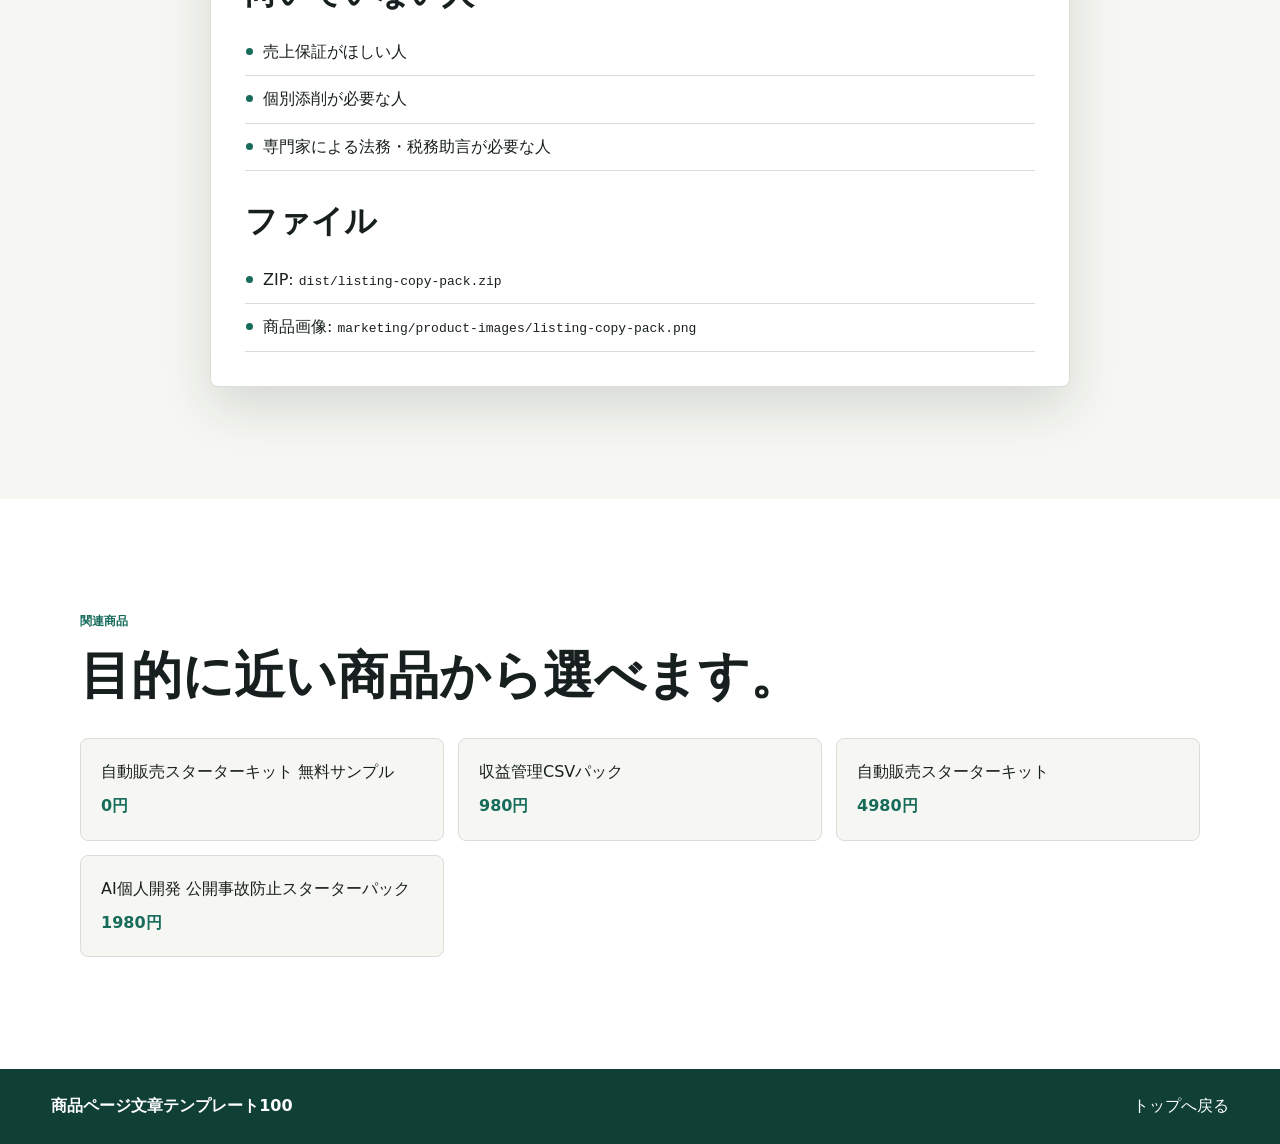
<file: products/listing-copy-pack.html>
<!doctype html>
<html lang="ja">
  <head>
    <meta charset="utf-8">
    <meta name="viewport" content="width=device-width, initial-scale=1">
    <meta name="description" content="商品名と販売ページ文面を作る入口商品">
    <meta property="og:title" content="商品ページ文章テンプレート100">
    <meta property="og:description" content="商品名と販売ページ文面を作る入口商品">
    <meta property="og:type" content="product">
    <meta property="og:image" content="https://x7k-lowe.github.io/earnings-site/assets/products/listing-copy-pack.png">
    <meta name="twitter:card" content="summary_large_image">
    <link rel="canonical" href="https://x7k-lowe.github.io/earnings-site/products/listing-copy-pack.html">
    <link rel="alternate" type="application/rss+xml" title="無料記事" href="../feed.xml">
    <title>商品ページ文章テンプレート100</title>
    <link rel="stylesheet" href="../styles.css">
    <script type="application/ld+json">{"@context":"https://schema.org","@type":"Product","name":"商品ページ文章テンプレート100","description":"商品名と販売ページ文面を作る入口商品","image":"https://x7k-lowe.github.io/earnings-site/assets/products/listing-copy-pack.png","brand":{"@type":"Organization","name":"自動販売スターターキット","url":"https://x7k-lowe.github.io/earnings-site/"},"offers":{"@type":"Offer","priceCurrency":"JPY","price":"1980","availability":"https://schema.org/InStock","url":"https://x7k-lowe.github.io/earnings-site/products/listing-copy-pack.html"}}</script>
  </head>
  <body class="product-page">
    <header class="site-header product-header">
      <a class="brand" href="../index.html" aria-label="自動販売スターターキット トップへ">
        <span class="brand-mark">A</span>
        <span>自動販売スターターキット</span>
      </a>
      <nav class="nav" aria-label="主要ナビゲーション">
        <a href="../articles/">無料記事</a>
        <a href="../index.html#plans">商品一覧</a>
        <a href="../index.html#sample">無料サンプル</a>
        <a href="../index.html#buy">購入</a>
      </nav>
    </header>

    <main class="product-detail-main">
      <section class="product-detail-hero">
        <div>
          <p class="eyebrow dark">デジタル商品</p>
          <h1>商品ページ文章テンプレート100</h1>
          <p class="lead product-lead">商品名と販売ページ文面を作る入口商品</p>
          <ul class="tag-list"><li>デジタル商品</li><li>商品説明</li><li>テンプレート</li><li>BOOTH</li><li>note</li><li>Gumroad</li></ul>
        </div>
        <aside class="buy-panel product-buy-panel">
          <img class="product-image" src="../assets/products/listing-copy-pack.png" alt="商品ページ文章テンプレート100の商品画像">
          <p class="plan-name">価格</p>
          <p class="price">1980円</p>
          <p>ZIP形式のダウンロード商品です。個別相談、売上保証、専門助言は含みません。</p>
          <a class="button primary full product-link" data-product="listing_copy_pack" href="#" aria-disabled="true">BOOTH公開後に接続</a>
          <p class="form-note">ファイル: <code>dist/listing-copy-pack.zip</code></p>
        </aside>
      </section>

      <section class="section product-description-section">
        <div class="section-inner product-description">
          <h2>商品ページ文章テンプレート100</h2>
<p>商品はあるのに、販売ページの文章で止まっている人向けのテンプレート集です。</p>
<h2>入っているもの</h2>
<ul>
<li>商品名テンプレート100本CSV</li>
<li>BOOTH説明ブロック</li>
<li>note導入テンプレート</li>
<li>自己完結型販売ページチェックリスト</li>
</ul>
<h2>向いている人</h2>
<ul>
<li>商品名の切り口を増やしたい</li>
<li>販売ページをゼロから書く時間を減らしたい</li>
<li>個別説明なしで購入判断できるページにしたい</li>
</ul>
<h2>向いていない人</h2>
<ul>
<li>売上保証がほしい人</li>
<li>個別添削が必要な人</li>
<li>専門家による法務・税務助言が必要な人</li>
</ul>
<h2>ファイル</h2>
<ul>
<li>ZIP: <code>dist/listing-copy-pack.zip</code></li>
<li>商品画像: <code>marketing/product-images/listing-copy-pack.png</code></li>
</ul>
        </div>
      </section>

      <section class="section related-section">
        <div class="section-inner">
          <div class="section-heading">
            <p class="eyebrow dark">関連商品</p>
            <h2>目的に近い商品から選べます。</h2>
          </div>
          <div class="related-grid">
            <a class="related-product" href="free-sample.html">
              <span>自動販売スターターキット 無料サンプル</span>
              <strong>0円</strong>
            </a>
<a class="related-product" href="revenue-csv-pack.html">
              <span>収益管理CSVパック</span>
              <strong>980円</strong>
            </a>
<a class="related-product" href="auto-sales-kit.html">
              <span>自動販売スターターキット</span>
              <strong>4980円</strong>
            </a>
<a class="related-product" href="ai-safety-pack.html">
              <span>AI個人開発 公開事故防止スターターパック</span>
              <strong>1980円</strong>
            </a>
          </div>
        </div>
      </section>
    </main>

    <footer class="footer">
      <p>商品ページ文章テンプレート100</p>
      <a href="../index.html">トップへ戻る</a>
    </footer>
  </body>
</html>
</file>
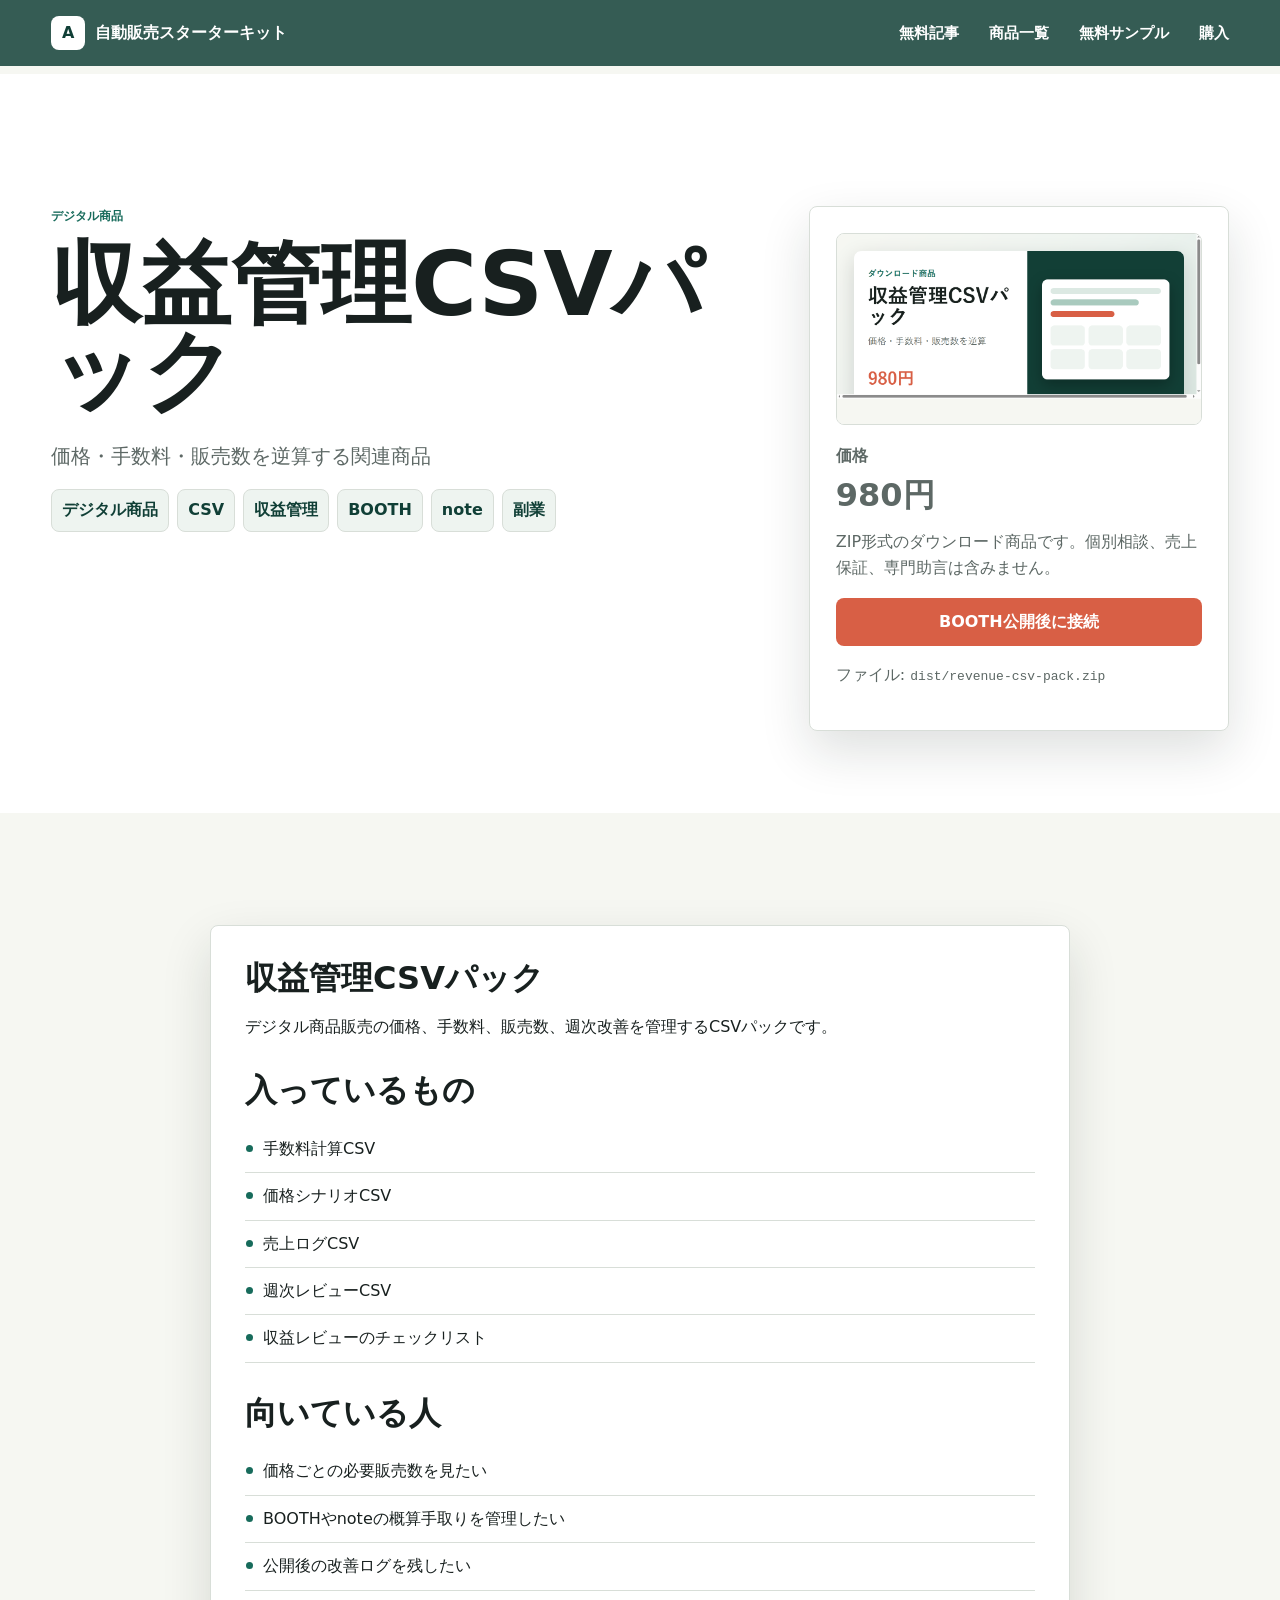
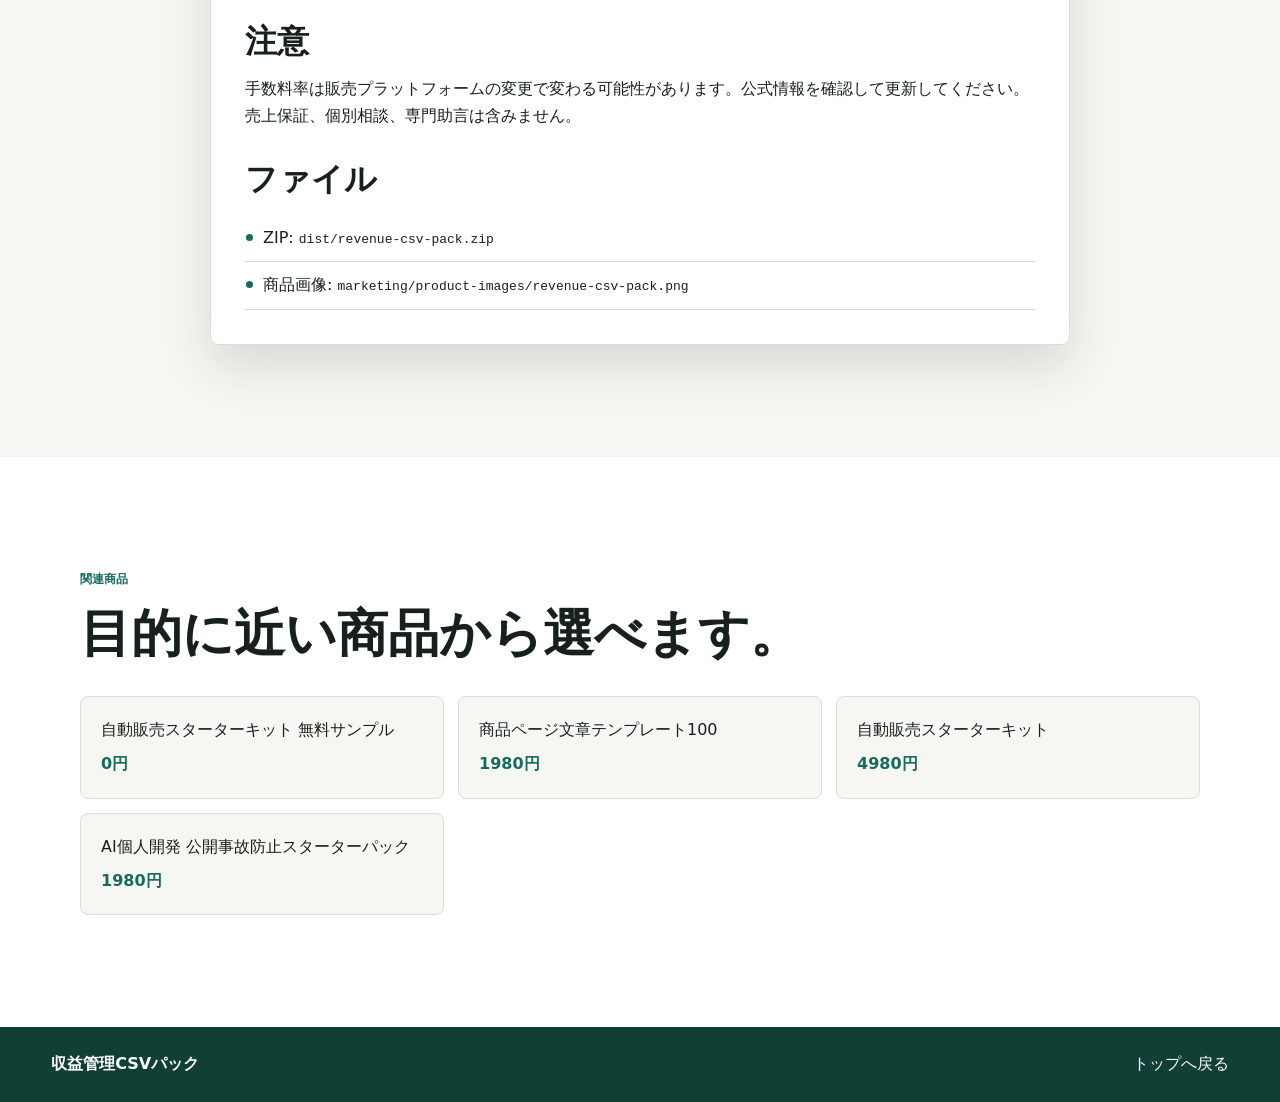
<file: products/revenue-csv-pack.html>
<!doctype html>
<html lang="ja">
  <head>
    <meta charset="utf-8">
    <meta name="viewport" content="width=device-width, initial-scale=1">
    <meta name="description" content="価格・手数料・販売数を逆算する関連商品">
    <meta property="og:title" content="収益管理CSVパック">
    <meta property="og:description" content="価格・手数料・販売数を逆算する関連商品">
    <meta property="og:type" content="product">
    <meta property="og:image" content="https://x7k-lowe.github.io/earnings-site/assets/products/revenue-csv-pack.png">
    <meta name="twitter:card" content="summary_large_image">
    <link rel="canonical" href="https://x7k-lowe.github.io/earnings-site/products/revenue-csv-pack.html">
    <link rel="alternate" type="application/rss+xml" title="無料記事" href="../feed.xml">
    <title>収益管理CSVパック</title>
    <link rel="stylesheet" href="../styles.css">
    <script type="application/ld+json">{"@context":"https://schema.org","@type":"Product","name":"収益管理CSVパック","description":"価格・手数料・販売数を逆算する関連商品","image":"https://x7k-lowe.github.io/earnings-site/assets/products/revenue-csv-pack.png","brand":{"@type":"Organization","name":"自動販売スターターキット","url":"https://x7k-lowe.github.io/earnings-site/"},"offers":{"@type":"Offer","priceCurrency":"JPY","price":"980","availability":"https://schema.org/InStock","url":"https://x7k-lowe.github.io/earnings-site/products/revenue-csv-pack.html"}}</script>
  </head>
  <body class="product-page">
    <header class="site-header product-header">
      <a class="brand" href="../index.html" aria-label="自動販売スターターキット トップへ">
        <span class="brand-mark">A</span>
        <span>自動販売スターターキット</span>
      </a>
      <nav class="nav" aria-label="主要ナビゲーション">
        <a href="../articles/">無料記事</a>
        <a href="../index.html#plans">商品一覧</a>
        <a href="../index.html#sample">無料サンプル</a>
        <a href="../index.html#buy">購入</a>
      </nav>
    </header>

    <main class="product-detail-main">
      <section class="product-detail-hero">
        <div>
          <p class="eyebrow dark">デジタル商品</p>
          <h1>収益管理CSVパック</h1>
          <p class="lead product-lead">価格・手数料・販売数を逆算する関連商品</p>
          <ul class="tag-list"><li>デジタル商品</li><li>CSV</li><li>収益管理</li><li>BOOTH</li><li>note</li><li>副業</li></ul>
        </div>
        <aside class="buy-panel product-buy-panel">
          <img class="product-image" src="../assets/products/revenue-csv-pack.png" alt="収益管理CSVパックの商品画像">
          <p class="plan-name">価格</p>
          <p class="price">980円</p>
          <p>ZIP形式のダウンロード商品です。個別相談、売上保証、専門助言は含みません。</p>
          <a class="button primary full product-link" data-product="revenue_csv_pack" href="#" aria-disabled="true">BOOTH公開後に接続</a>
          <p class="form-note">ファイル: <code>dist/revenue-csv-pack.zip</code></p>
        </aside>
      </section>

      <section class="section product-description-section">
        <div class="section-inner product-description">
          <h2>収益管理CSVパック</h2>
<p>デジタル商品販売の価格、手数料、販売数、週次改善を管理するCSVパックです。</p>
<h2>入っているもの</h2>
<ul>
<li>手数料計算CSV</li>
<li>価格シナリオCSV</li>
<li>売上ログCSV</li>
<li>週次レビューCSV</li>
<li>収益レビューのチェックリスト</li>
</ul>
<h2>向いている人</h2>
<ul>
<li>価格ごとの必要販売数を見たい</li>
<li>BOOTHやnoteの概算手取りを管理したい</li>
<li>公開後の改善ログを残したい</li>
</ul>
<h2>注意</h2>
<p>手数料率は販売プラットフォームの変更で変わる可能性があります。公式情報を確認して更新してください。売上保証、個別相談、専門助言は含みません。</p>
<h2>ファイル</h2>
<ul>
<li>ZIP: <code>dist/revenue-csv-pack.zip</code></li>
<li>商品画像: <code>marketing/product-images/revenue-csv-pack.png</code></li>
</ul>
        </div>
      </section>

      <section class="section related-section">
        <div class="section-inner">
          <div class="section-heading">
            <p class="eyebrow dark">関連商品</p>
            <h2>目的に近い商品から選べます。</h2>
          </div>
          <div class="related-grid">
            <a class="related-product" href="free-sample.html">
              <span>自動販売スターターキット 無料サンプル</span>
              <strong>0円</strong>
            </a>
<a class="related-product" href="listing-copy-pack.html">
              <span>商品ページ文章テンプレート100</span>
              <strong>1980円</strong>
            </a>
<a class="related-product" href="auto-sales-kit.html">
              <span>自動販売スターターキット</span>
              <strong>4980円</strong>
            </a>
<a class="related-product" href="ai-safety-pack.html">
              <span>AI個人開発 公開事故防止スターターパック</span>
              <strong>1980円</strong>
            </a>
          </div>
        </div>
      </section>
    </main>

    <footer class="footer">
      <p>収益管理CSVパック</p>
      <a href="../index.html">トップへ戻る</a>
    </footer>
  </body>
</html>
</file>
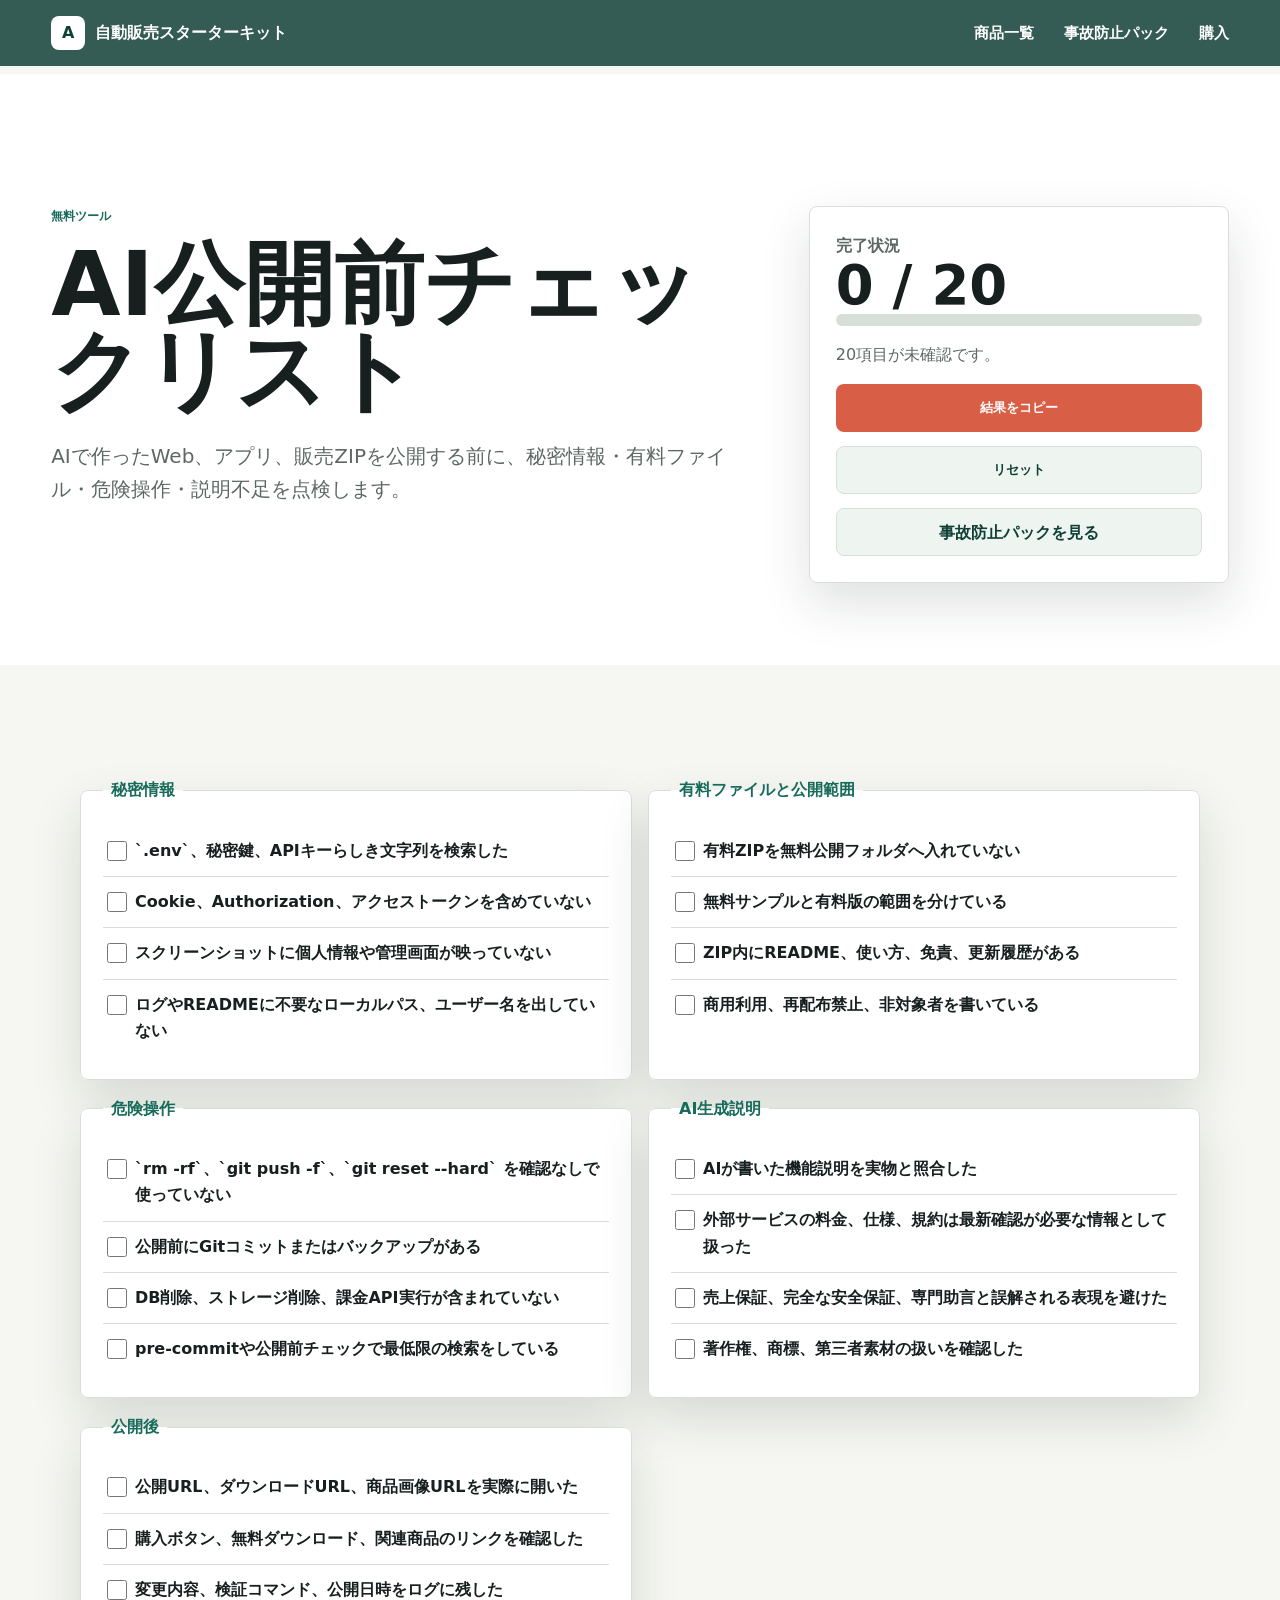
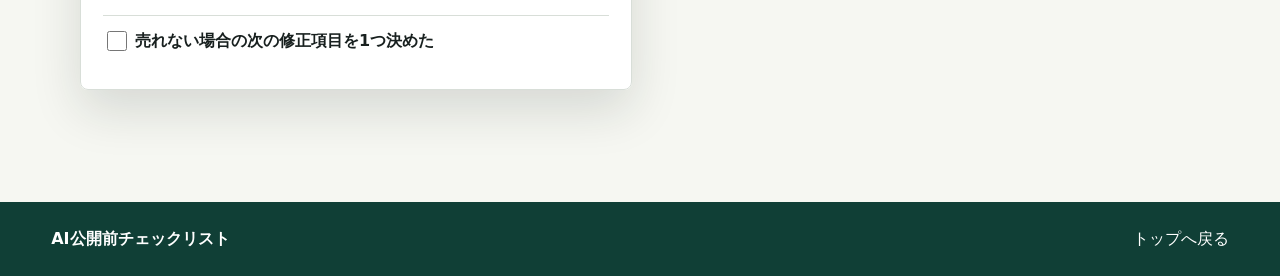
<file: tools/ai-release-checklist.html>
<!doctype html>
<html lang="ja">
  <head>
    <meta charset="utf-8">
    <meta name="viewport" content="width=device-width, initial-scale=1">
    <meta name="description" content="AIで作ったWeb、アプリ、販売ZIPを公開する前に、秘密情報、有料ファイル、危険操作、説明不足を点検する無料チェックリスト。">
    <meta property="og:title" content="AI公開前チェックリスト">
    <meta property="og:description" content="AI生成物を公開する前の事故を減らす無料チェックリスト。">
    <meta property="og:type" content="website">
    <meta property="og:image" content="https://x7k-lowe.github.io/earnings-site/assets/products/ai-safety-pack.png">
    <meta name="twitter:card" content="summary_large_image">
    <link rel="canonical" href="https://x7k-lowe.github.io/earnings-site/tools/ai-release-checklist.html">
    <title>AI公開前チェックリスト</title>
    <link rel="stylesheet" href="../styles.css">
  </head>
  <body class="tool-page">
    <header class="site-header product-header">
      <a class="brand" href="../index.html" aria-label="自動販売スターターキット トップへ">
        <span class="brand-mark">A</span>
        <span>自動販売スターターキット</span>
      </a>
      <nav class="nav" aria-label="主要ナビゲーション">
        <a href="../index.html#plans">商品一覧</a>
        <a href="../products/ai-safety-pack.html">事故防止パック</a>
        <a href="../index.html#buy">購入</a>
      </nav>
    </header>

    <main class="tool-main">
      <section class="tool-hero">
        <div>
          <p class="eyebrow dark">無料ツール</p>
          <h1>AI公開前チェックリスト</h1>
          <p class="lead product-lead">AIで作ったWeb、アプリ、販売ZIPを公開する前に、秘密情報・有料ファイル・危険操作・説明不足を点検します。</p>
        </div>
        <aside class="buy-panel tool-summary" data-ai-checklist-summary>
          <p class="plan-name">完了状況</p>
          <output class="checklist-score" data-ai-checklist-score>0 / 20</output>
          <div class="progress-track" aria-hidden="true"><span data-ai-checklist-bar></span></div>
          <p class="form-note" data-ai-checklist-message>未確認の項目があります。</p>
          <button class="button primary full" type="button" data-copy-checklist>結果をコピー</button>
          <button class="button tertiary full" type="button" data-reset-checklist>リセット</button>
          <a class="button tertiary full" href="../products/ai-safety-pack.html">事故防止パックを見る</a>
        </aside>
      </section>

      <section class="section checklist-section">
        <form class="section-inner checklist-form" data-ai-checklist>
          <fieldset>
            <legend>秘密情報</legend>
            <label><input type="checkbox" name="secret-env"> `.env`、秘密鍵、APIキーらしき文字列を検索した</label>
            <label><input type="checkbox" name="secret-token"> Cookie、Authorization、アクセストークンを含めていない</label>
            <label><input type="checkbox" name="secret-screenshot"> スクリーンショットに個人情報や管理画面が映っていない</label>
            <label><input type="checkbox" name="secret-log"> ログやREADMEに不要なローカルパス、ユーザー名を出していない</label>
          </fieldset>

          <fieldset>
            <legend>有料ファイルと公開範囲</legend>
            <label><input type="checkbox" name="paid-zip"> 有料ZIPを無料公開フォルダへ入れていない</label>
            <label><input type="checkbox" name="paid-sample"> 無料サンプルと有料版の範囲を分けている</label>
            <label><input type="checkbox" name="paid-readme"> ZIP内にREADME、使い方、免責、更新履歴がある</label>
            <label><input type="checkbox" name="paid-license"> 商用利用、再配布禁止、非対象者を書いている</label>
          </fieldset>

          <fieldset>
            <legend>危険操作</legend>
            <label><input type="checkbox" name="danger-rm"> `rm -rf`、`git push -f`、`git reset --hard` を確認なしで使っていない</label>
            <label><input type="checkbox" name="danger-backup"> 公開前にGitコミットまたはバックアップがある</label>
            <label><input type="checkbox" name="danger-delete"> DB削除、ストレージ削除、課金API実行が含まれていない</label>
            <label><input type="checkbox" name="danger-hook"> pre-commitや公開前チェックで最低限の検索をしている</label>
          </fieldset>

          <fieldset>
            <legend>AI生成説明</legend>
            <label><input type="checkbox" name="claim-fact"> AIが書いた機能説明を実物と照合した</label>
            <label><input type="checkbox" name="claim-price"> 外部サービスの料金、仕様、規約は最新確認が必要な情報として扱った</label>
            <label><input type="checkbox" name="claim-guarantee"> 売上保証、完全な安全保証、専門助言と誤解される表現を避けた</label>
            <label><input type="checkbox" name="claim-rights"> 著作権、商標、第三者素材の扱いを確認した</label>
          </fieldset>

          <fieldset>
            <legend>公開後</legend>
            <label><input type="checkbox" name="after-url"> 公開URL、ダウンロードURL、商品画像URLを実際に開いた</label>
            <label><input type="checkbox" name="after-link"> 購入ボタン、無料ダウンロード、関連商品のリンクを確認した</label>
            <label><input type="checkbox" name="after-record"> 変更内容、検証コマンド、公開日時をログに残した</label>
            <label><input type="checkbox" name="after-next"> 売れない場合の次の修正項目を1つ決めた</label>
          </fieldset>
        </form>
      </section>
    </main>

    <footer class="footer">
      <p>AI公開前チェックリスト</p>
      <a href="../index.html">トップへ戻る</a>
    </footer>
    <script src="../scripts/main.js"></script>
  </body>
</html>
</file>
<file: styles.css>
:root {
  --ink: #18201f;
  --muted: #5d6865;
  --paper: #f6f7f2;
  --white: #ffffff;
  --line: #d8ded8;
  --green: #176b5b;
  --green-dark: #103f36;
  --blue: #2457a6;
  --coral: #d85f45;
  --shadow: 0 20px 50px rgba(24, 32, 31, 0.14);
}

* {
  box-sizing: border-box;
}

html {
  scroll-behavior: smooth;
}

body {
  margin: 0;
  color: var(--ink);
  background: var(--paper);
  font-family: system-ui, -apple-system, BlinkMacSystemFont, "Segoe UI", sans-serif;
  line-height: 1.65;
}

a {
  color: inherit;
  text-decoration: none;
}

.site-header {
  position: fixed;
  top: 0;
  left: 0;
  right: 0;
  z-index: 20;
  display: flex;
  align-items: center;
  justify-content: space-between;
  gap: 24px;
  padding: 16px clamp(18px, 4vw, 52px);
  color: var(--white);
  background: rgba(16, 63, 54, 0.84);
  backdrop-filter: blur(14px);
}

.brand,
.nav {
  display: flex;
  align-items: center;
}

.brand {
  gap: 10px;
  font-weight: 800;
  letter-spacing: 0;
}

.brand-mark {
  display: grid;
  width: 34px;
  height: 34px;
  place-items: center;
  border-radius: 8px;
  color: var(--green-dark);
  background: var(--white);
}

.nav {
  gap: clamp(14px, 3vw, 30px);
  font-size: 0.94rem;
  font-weight: 700;
}

.hero {
  position: relative;
  min-height: 88vh;
  display: grid;
  align-items: center;
  overflow: hidden;
  color: var(--white);
}

.hero-media,
.hero-overlay {
  position: absolute;
  inset: 0;
}

.hero-media {
  background-image: url("assets/hero-digital-kit.png");
  background-position: center;
  background-size: cover;
}

.hero-overlay {
  background: rgba(15, 28, 26, 0.58);
}

.hero-content {
  position: relative;
  z-index: 2;
  width: min(720px, calc(100% - 36px));
  margin-left: clamp(18px, 7vw, 92px);
  padding-top: 82px;
}

.eyebrow {
  margin: 0 0 14px;
  color: #dff3ec;
  font-size: 0.78rem;
  font-weight: 800;
  letter-spacing: 0;
  text-transform: uppercase;
}

.eyebrow.dark {
  color: var(--green);
}

h1,
h2,
h3,
p {
  overflow-wrap: anywhere;
}

h1 {
  max-width: 9em;
  margin: 0;
  font-size: clamp(3rem, 8vw, 6.2rem);
  line-height: 0.98;
  letter-spacing: 0;
}

h2 {
  margin: 0;
  font-size: clamp(1.85rem, 4vw, 3.2rem);
  line-height: 1.18;
  letter-spacing: 0;
}

h3 {
  margin: 14px 0 8px;
  font-size: 1.18rem;
  line-height: 1.3;
  letter-spacing: 0;
}

.lead {
  max-width: 39em;
  margin: 24px 0 0;
  color: #eef8f4;
  font-size: clamp(1.05rem, 2vw, 1.25rem);
}

.hero-actions {
  display: flex;
  flex-wrap: wrap;
  gap: 12px;
  margin-top: 30px;
}

.button {
  display: inline-flex;
  min-height: 48px;
  align-items: center;
  justify-content: center;
  padding: 12px 20px;
  border: 1px solid transparent;
  border-radius: 8px;
  font-weight: 800;
  line-height: 1.2;
  cursor: pointer;
}

.button.primary {
  color: var(--white);
  background: var(--coral);
}

.button.secondary {
  color: var(--white);
  border-color: rgba(255, 255, 255, 0.66);
  background: rgba(255, 255, 255, 0.12);
}

.button.full {
  width: 100%;
}

.hero-metrics {
  display: grid;
  grid-template-columns: repeat(3, minmax(0, 1fr));
  max-width: 600px;
  gap: 1px;
  margin: 42px 0 0;
  overflow: hidden;
  border: 1px solid rgba(255, 255, 255, 0.32);
  border-radius: 8px;
  background: rgba(255, 255, 255, 0.24);
}

.hero-metrics div {
  min-width: 0;
  padding: 14px;
  background: rgba(16, 63, 54, 0.52);
}

.hero-metrics dt {
  color: #d8eee6;
  font-size: 0.78rem;
  font-weight: 800;
}

.hero-metrics dd {
  margin: 2px 0 0;
  font-size: 1.04rem;
  font-weight: 900;
}

.section {
  padding: clamp(58px, 9vw, 112px) clamp(18px, 4vw, 52px);
}

.section-inner {
  width: min(1120px, 100%);
  margin: 0 auto;
}

.split,
.buy-layout {
  display: grid;
  grid-template-columns: minmax(0, 0.9fr) minmax(280px, 1fr);
  gap: clamp(28px, 6vw, 72px);
  align-items: start;
}

.problem,
.flow {
  background: var(--white);
}

.check-list {
  display: grid;
  gap: 13px;
  margin: 0;
  padding: 0;
  list-style: none;
}

.check-list li {
  padding: 14px 16px;
  border-left: 5px solid var(--green);
  background: var(--paper);
  font-weight: 700;
}

.section-heading {
  max-width: 780px;
  margin-bottom: 32px;
}

.feature-grid,
.plan-grid {
  display: grid;
  grid-template-columns: repeat(3, minmax(0, 1fr));
  gap: 16px;
}

.feature,
.plan,
.buy-panel {
  border: 1px solid var(--line);
  border-radius: 8px;
  background: var(--white);
  box-shadow: var(--shadow);
}

.feature,
.plan,
.buy-panel {
  padding: 26px;
}

.feature p,
.plan p,
.steps p,
.buy-copy,
.form-note,
.buy-panel p {
  color: var(--muted);
}

.feature-icon {
  display: inline-grid;
  width: 44px;
  height: 44px;
  place-items: center;
  border-radius: 8px;
  color: var(--white);
  background: var(--blue);
  font-weight: 900;
}

.plans {
  background: #edf3ef;
}

.plan.featured {
  border-color: var(--green);
  background: #f2fbf7;
}

.plan-name {
  margin: 0;
  color: var(--green);
  font-weight: 900;
}

.price {
  margin: 8px 0 10px;
  color: var(--ink);
  font-size: 2rem;
  font-weight: 900;
  line-height: 1.1;
}

.steps {
  display: grid;
  grid-template-columns: repeat(4, minmax(0, 1fr));
  gap: 14px;
  margin: 0;
  padding: 0;
  list-style: none;
}

.steps li {
  min-height: 210px;
  padding: 22px;
  border-top: 4px solid var(--green);
  background: var(--paper);
}

.steps span {
  display: inline-grid;
  width: 36px;
  height: 36px;
  place-items: center;
  border-radius: 50%;
  color: var(--white);
  background: var(--green-dark);
  font-weight: 900;
}

.steps strong {
  display: block;
  margin-top: 16px;
  font-size: 1.12rem;
}

.buy {
  background: #e9edf4;
}

.footer {
  display: flex;
  align-items: center;
  justify-content: space-between;
  gap: 18px;
  padding: 24px clamp(18px, 4vw, 52px);
  color: var(--white);
  background: var(--green-dark);
}

.footer p {
  margin: 0;
  font-weight: 900;
}

@media (max-width: 820px) {
  .site-header {
    position: absolute;
    align-items: flex-start;
  }

  .nav {
    gap: 12px;
    font-size: 0.85rem;
  }

  .hero {
    min-height: 92vh;
  }

  .hero-content {
    width: calc(100% - 36px);
    margin: 0 auto;
  }

  .hero-metrics,
  .split,
  .feature-grid,
  .plan-grid,
  .steps,
  .buy-layout {
    grid-template-columns: 1fr;
  }

  .hero-metrics {
    max-width: 430px;
  }

  .steps li {
    min-height: auto;
  }
}

@media (max-width: 540px) {
  .site-header {
    flex-direction: column;
    gap: 10px;
  }

  .brand-mark {
    width: 30px;
    height: 30px;
  }

  .hero-actions {
    align-items: stretch;
    flex-direction: column;
  }

  .button {
    width: 100%;
  }
}


.ladder-grid {
  grid-template-columns: repeat(auto-fit, minmax(230px, 1fr));
}

@media (max-width: 980px) {
  .ladder-grid {
    grid-template-columns: repeat(2, minmax(0, 1fr));
  }
}

@media (max-width: 620px) {
  .ladder-grid {
    grid-template-columns: 1fr;
  }
}


.button.tertiary {
  width: 100%;
  margin-top: 14px;
  color: var(--green-dark);
  border-color: var(--line);
  background: #eef4f0;
}

.product-link[aria-disabled="true"] {
  cursor: not-allowed;
}


.product-image {
  display: block;
  width: 100%;
  aspect-ratio: 1200 / 630;
  object-fit: cover;
  border: 1px solid var(--line);
  border-radius: 8px;
  margin-bottom: 18px;
}

.sample {
  background: #ffffff;
}

.sample-layout {
  display: grid;
  grid-template-columns: minmax(0, 0.9fr) minmax(300px, 430px);
  gap: clamp(28px, 6vw, 72px);
  align-items: start;
}

@media (max-width: 820px) {
  .sample-layout {
    grid-template-columns: 1fr;
  }
}

.product-detail-main {
  padding-top: 74px;
}

.product-detail-hero {
  display: grid;
  grid-template-columns: minmax(0, 1fr) minmax(320px, 420px);
  gap: clamp(28px, 6vw, 72px);
  align-items: start;
  padding: clamp(82px, 12vw, 132px) clamp(18px, 4vw, 52px) clamp(42px, 7vw, 82px);
  background: #ffffff;
}

.product-detail-hero > div,
.product-detail-hero > aside {
  width: min(100%, 1120px);
}

.product-page h1 {
  max-width: 10em;
  color: var(--ink);
  font-size: clamp(2.8rem, 7vw, 5.6rem);
}

.product-lead {
  max-width: 42em;
  color: var(--muted);
}

.product-buy-panel {
  position: sticky;
  top: 96px;
}

.product-description-section {
  background: var(--paper);
}

.product-description {
  max-width: 860px;
  padding: 34px;
  border: 1px solid var(--line);
  border-radius: 8px;
  background: var(--white);
  box-shadow: var(--shadow);
}

.product-description h2 {
  margin-top: 32px;
  font-size: clamp(1.45rem, 3vw, 2rem);
}

.product-description h2:first-child {
  margin-top: 0;
}

.product-description ul,
.tag-list {
  margin: 16px 0 0;
  padding: 0;
  list-style: none;
}

.product-description li {
  padding: 10px 0 10px 18px;
  border-bottom: 1px solid var(--line);
}

.product-description li::before {
  content: "";
  display: inline-block;
  width: 7px;
  height: 7px;
  margin: 0 10px 2px -17px;
  border-radius: 50%;
  background: var(--green);
}

.tag-list {
  display: flex;
  flex-wrap: wrap;
  gap: 8px;
}

.tag-list li {
  padding: 7px 10px;
  border: 1px solid var(--line);
  border-radius: 8px;
  color: var(--green-dark);
  background: #eef4f0;
  font-weight: 800;
}

.related-section {
  background: #ffffff;
}

.related-grid {
  display: grid;
  grid-template-columns: repeat(3, minmax(0, 1fr));
  gap: 14px;
}

.related-product {
  display: grid;
  gap: 8px;
  padding: 20px;
  border: 1px solid var(--line);
  border-radius: 8px;
  background: var(--paper);
}

.related-product span,
.related-product strong {
  overflow-wrap: anywhere;
}

.related-product strong {
  color: var(--green);
}

@media (max-width: 860px) {
  .product-detail-main {
    padding-top: 0;
  }

  .product-detail-hero,
  .related-grid {
    grid-template-columns: 1fr;
  }

  .product-buy-panel {
    position: static;
  }
}

.calculator {
  background: #ffffff;
}

.calculator-layout {
  display: grid;
  grid-template-columns: minmax(0, 0.92fr) minmax(320px, 480px);
  gap: clamp(28px, 6vw, 72px);
  align-items: start;
}

.calculator-panel {
  display: grid;
  gap: 14px;
  padding: 26px;
  border: 1px solid var(--line);
  border-radius: 8px;
  background: var(--paper);
  box-shadow: var(--shadow);
}

.calculator-panel label {
  display: grid;
  gap: 7px;
  color: var(--green-dark);
  font-weight: 800;
}

.calculator-panel input {
  min-height: 48px;
  width: 100%;
  padding: 10px 12px;
  border: 1px solid var(--line);
  border-radius: 8px;
  color: var(--ink);
  background: var(--white);
  font: inherit;
}

.calculator-result {
  display: grid;
  gap: 6px;
  min-height: 96px;
  padding: 18px;
  border-radius: 8px;
  color: var(--white);
  background: var(--green-dark);
}

.calculator-result strong {
  font-size: clamp(2.1rem, 5vw, 3.6rem);
  line-height: 1;
}

.calculator-result span {
  color: #dff3ec;
  font-weight: 800;
}

@media (max-width: 820px) {
  .calculator-layout {
    grid-template-columns: 1fr;
  }
}


.tool-main {
  padding-top: 74px;
}

.tool-hero {
  display: grid;
  grid-template-columns: minmax(0, 1fr) minmax(300px, 420px);
  gap: clamp(28px, 6vw, 72px);
  align-items: start;
  padding: clamp(82px, 12vw, 132px) clamp(18px, 4vw, 52px) clamp(42px, 7vw, 82px);
  background: #ffffff;
}

.tool-page h1 {
  max-width: 10em;
  color: var(--ink);
  font-size: clamp(2.8rem, 7vw, 5.6rem);
}

.tool-summary {
  position: sticky;
  top: 96px;
}

.checklist-section {
  background: var(--paper);
}

.checklist-form {
  display: grid;
  grid-template-columns: repeat(2, minmax(0, 1fr));
  gap: 16px;
}

.checklist-form fieldset {
  min-width: 0;
  margin: 0;
  padding: 22px;
  border: 1px solid var(--line);
  border-radius: 8px;
  background: var(--white);
  box-shadow: var(--shadow);
}

.checklist-form legend {
  padding: 0 8px;
  color: var(--green);
  font-weight: 900;
}

.checklist-form label {
  display: grid;
  grid-template-columns: 22px minmax(0, 1fr);
  gap: 10px;
  align-items: start;
  padding: 12px 0;
  border-bottom: 1px solid var(--line);
  font-weight: 700;
}

.checklist-form label:last-child {
  border-bottom: 0;
}

.checklist-form input[type="checkbox"] {
  width: 20px;
  height: 20px;
  margin-top: 3px;
  accent-color: var(--green);
}

.checklist-score {
  color: var(--ink);
  font-size: clamp(2.3rem, 5vw, 3.4rem);
  font-weight: 900;
  line-height: 1;
}

.progress-track {
  height: 12px;
  overflow: hidden;
  border-radius: 999px;
  background: var(--line);
}

.progress-track span {
  display: block;
  width: 0;
  height: 100%;
  border-radius: inherit;
  background: var(--green);
  transition: width .2s ease;
}

@media (max-width: 860px) {
  .tool-main {
    padding-top: 0;
  }

  .tool-hero,
  .checklist-form {
    grid-template-columns: 1fr;
  }

  .tool-summary {
    position: static;
  }
}

.articles,
.article-list-section {
  background: var(--white);
}

.article-grid {
  display: grid;
  grid-template-columns: repeat(3, minmax(0, 1fr));
  gap: 16px;
}

.article-card {
  display: grid;
  gap: 12px;
  min-height: 220px;
  padding: 22px;
  border: 1px solid var(--line);
  border-radius: 8px;
  color: var(--ink);
  background: var(--paper);
  box-shadow: var(--shadow);
}

.article-card span {
  color: var(--green);
  font-size: 0.78rem;
  font-weight: 900;
}

.article-card strong {
  font-size: 1.28rem;
  line-height: 1.35;
}

.article-card em {
  color: var(--muted);
  font-style: normal;
  font-weight: 650;
}

.article-main {
  padding-top: 74px;
  background: var(--paper);
}

.article-hero,
.article-body {
  width: min(880px, calc(100% - 36px));
  margin: 0 auto;
}

.article-hero {
  padding: clamp(82px, 12vw, 132px) 0 clamp(32px, 7vw, 72px);
}

.article-page h1 {
  max-width: 11em;
  color: var(--ink);
  font-size: clamp(2.5rem, 6vw, 5rem);
  line-height: 1.04;
}

.article-body {
  padding: clamp(82px, 12vw, 132px) 0;
}

.article-body > p,
.article-body > ul {
  max-width: 720px;
  color: var(--muted);
  font-size: 1.06rem;
}

.article-body > h2 {
  max-width: 780px;
  margin-top: 42px;
}

.article-cta {
  display: grid;
  gap: 12px;
  margin-top: 56px;
  padding: 24px;
  border: 1px solid var(--line);
  border-radius: 8px;
  background: var(--white);
  box-shadow: var(--shadow);
}

.compact-actions {
  margin-top: 8px;
}

@media (max-width: 860px) {
  .article-grid {
    grid-template-columns: 1fr;
  }

  .article-main {
    padding-top: 0;
  }
}
</file>
